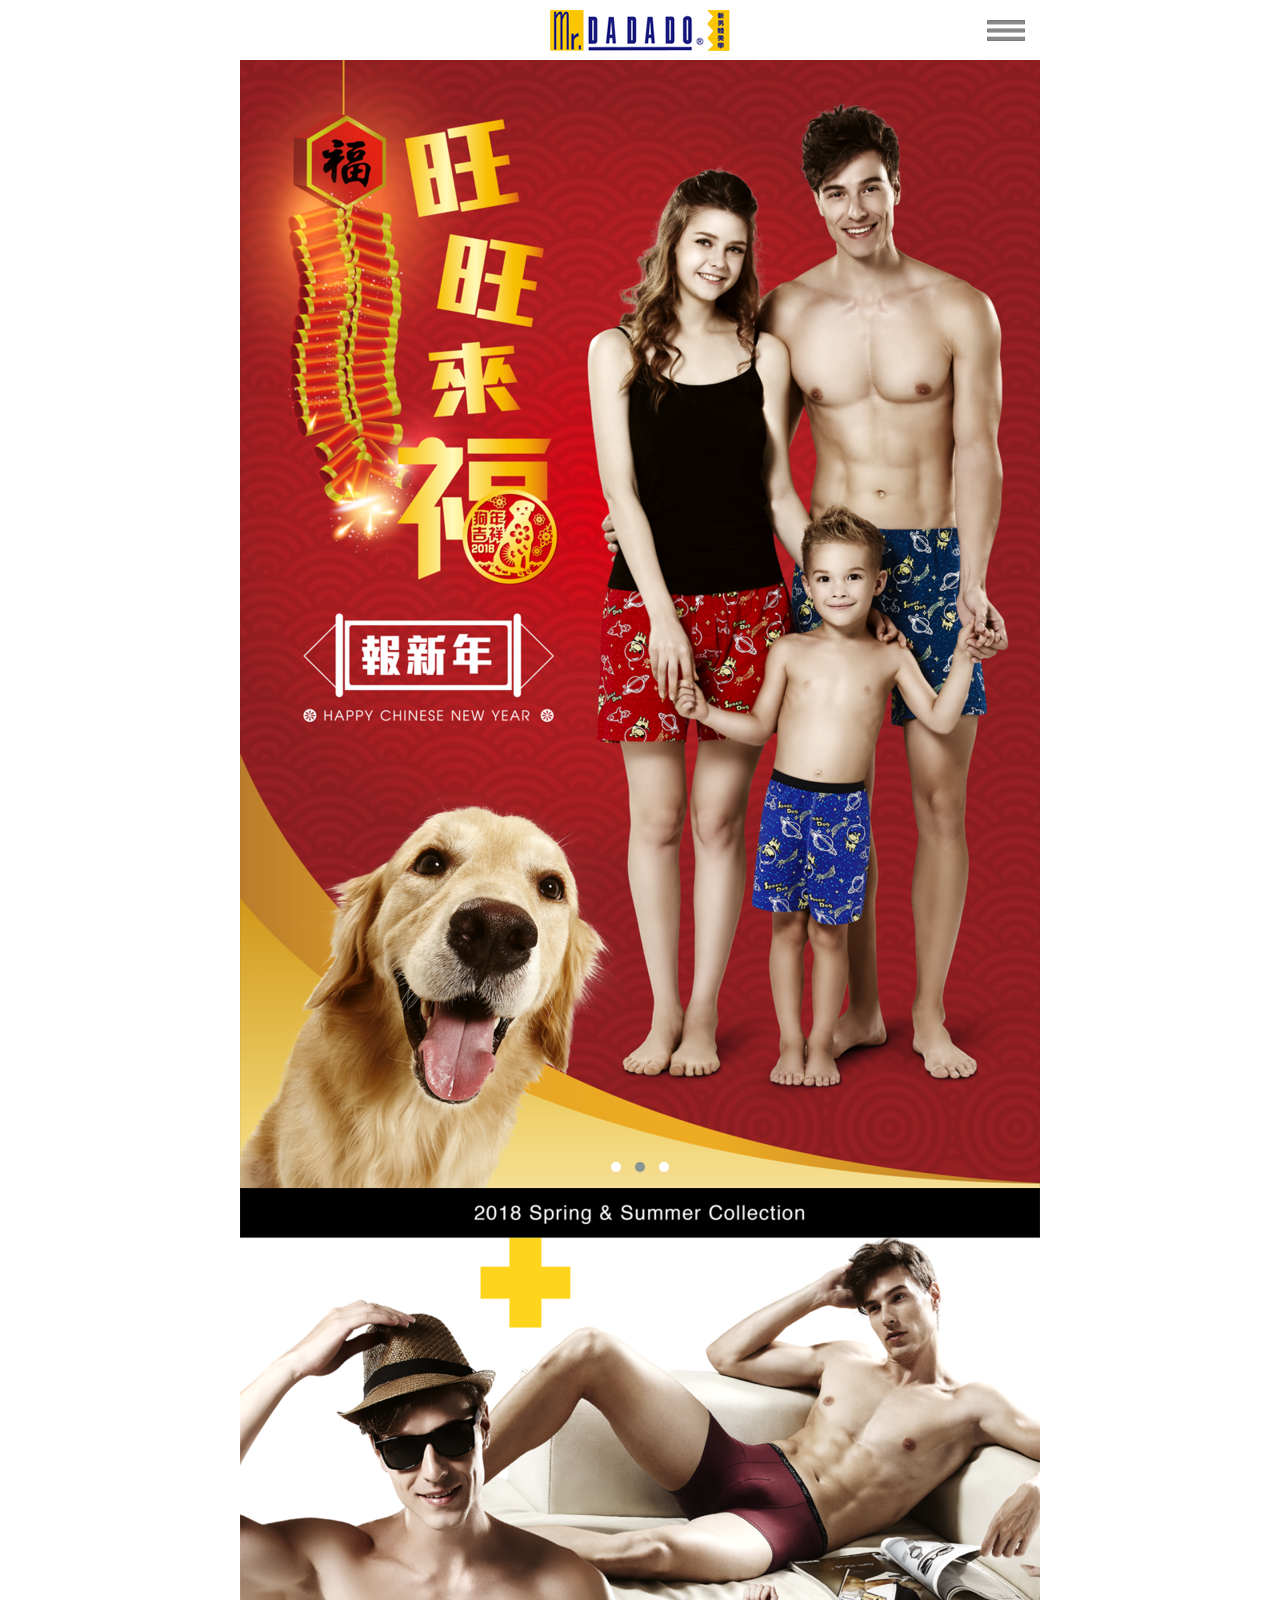
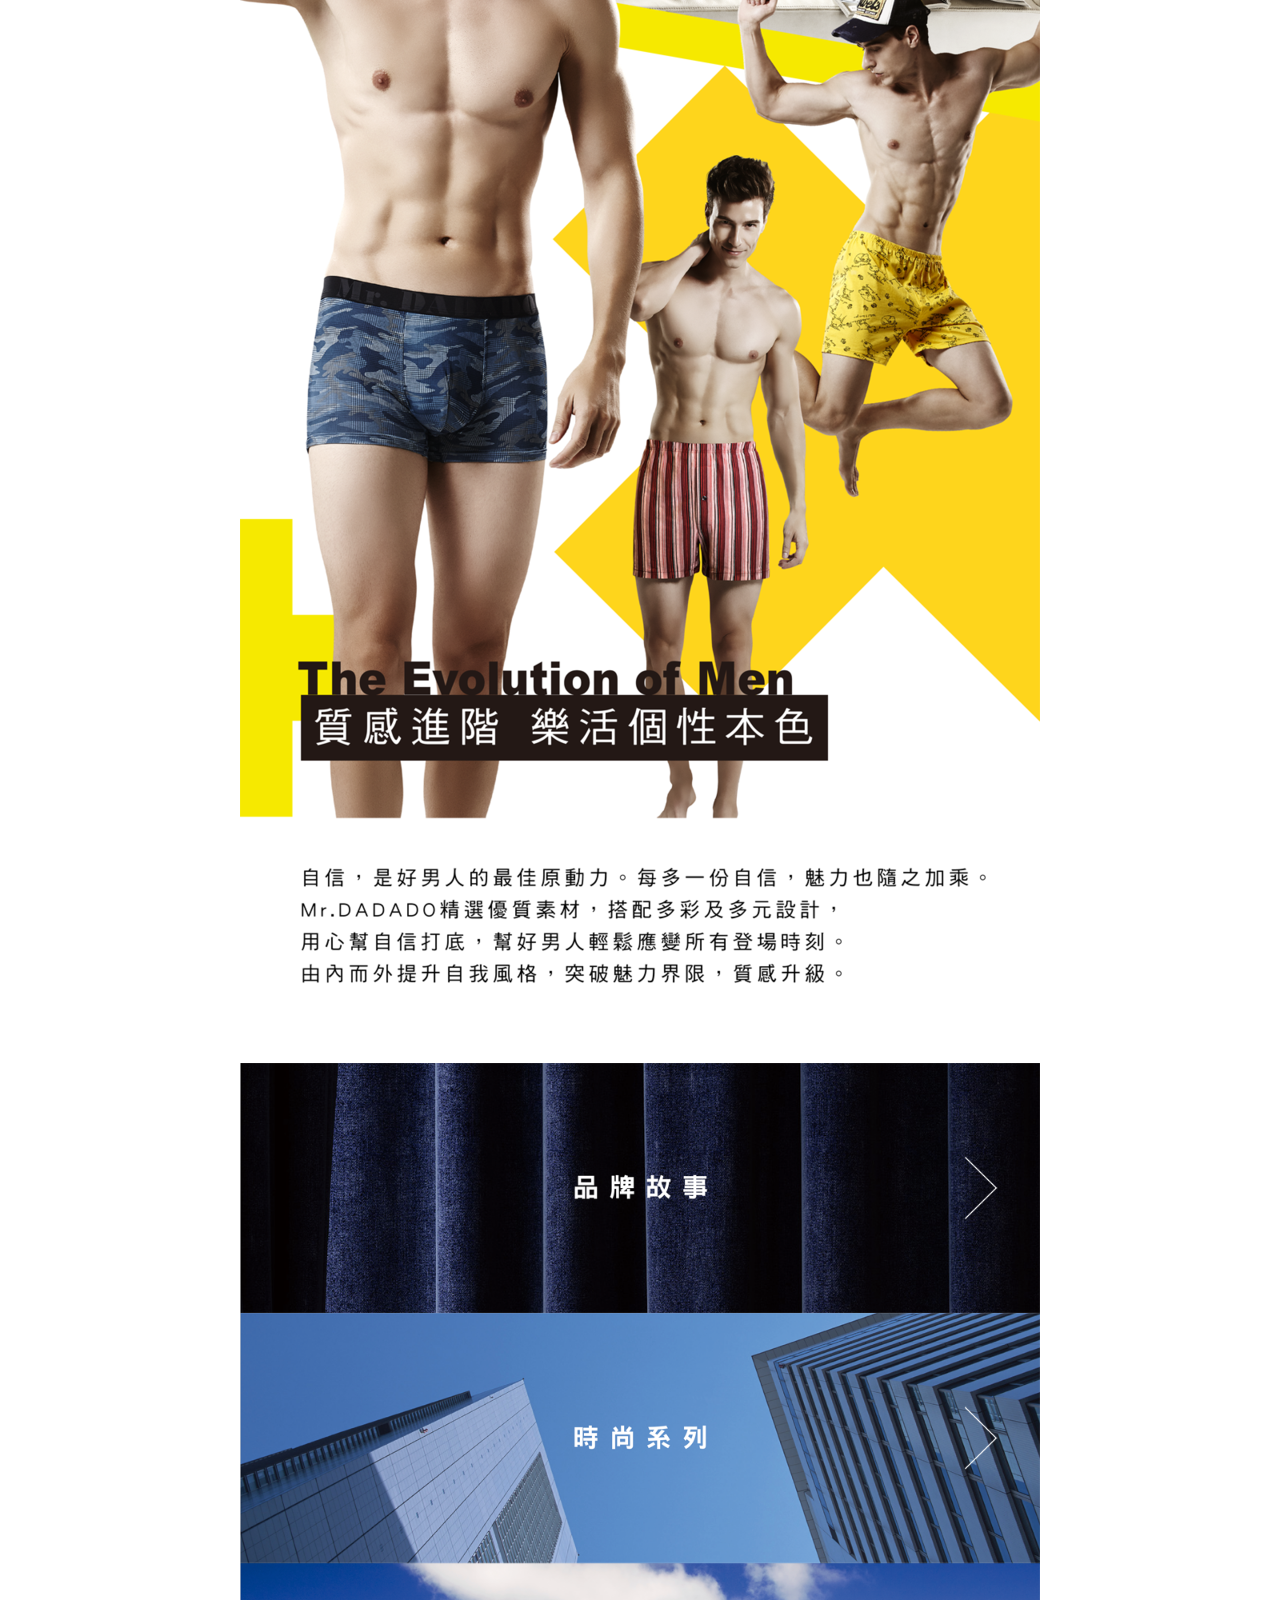
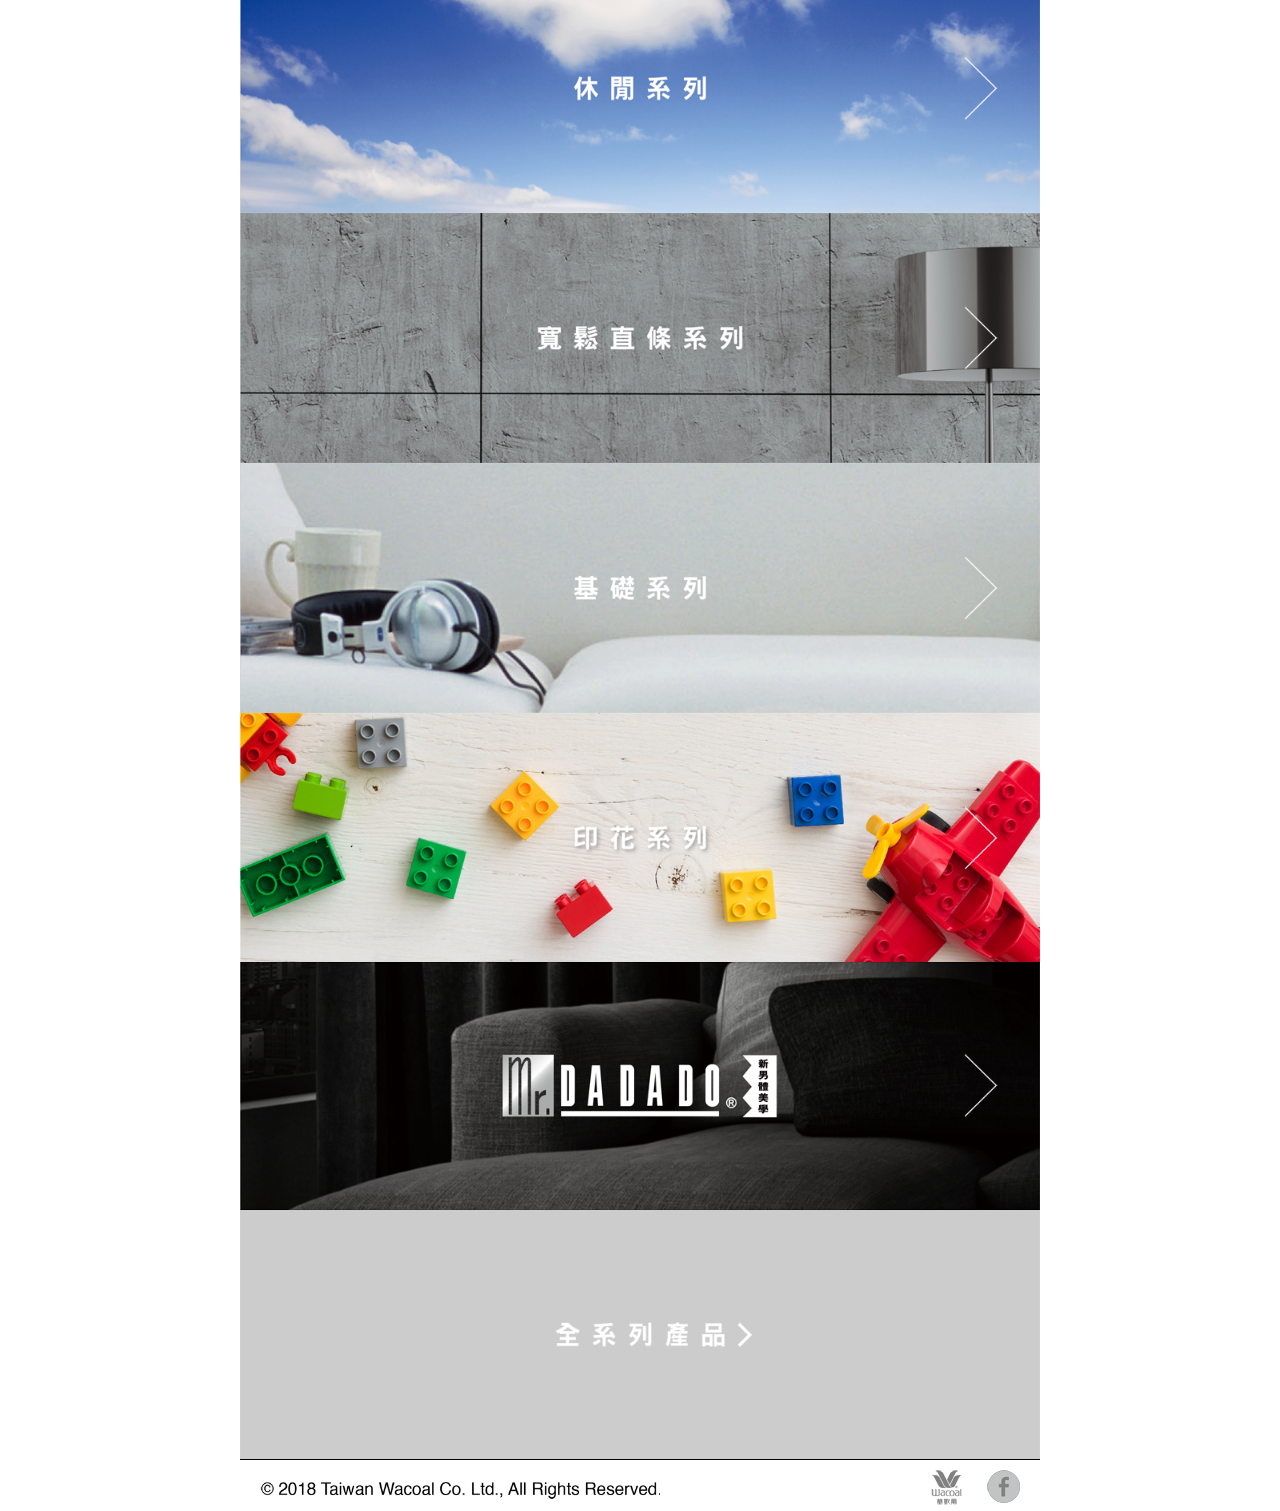
<file: dadado/index.html>
<!DOCTYPE html>
<!-- saved from url=(0051)http://demos.jquerymobile.com/1.4.5/panel-external/ -->
<html class="ui-mobile"><head><meta http-equiv="Content-Type" content="text/html; charset=UTF-8"><!--<base href="http://demos.jquerymobile.com/1.4.5/panel-external/">--><base href=".">
	
	<meta name="viewport" content="width=device-width, initial-scale=1">
	<title>華歌爾</title>
	<link rel="stylesheet" href="css/jquery.mobile-1.4.5.min.css">
	<link rel="stylesheet" href="css/jqm-demos.css">
	<script type="text/javascript" src="js/jquery.min.js"></script>
	<link rel="stylesheet" href="css/owl.carousel.css">
    <link rel="stylesheet" href="css/owl.theme.default.css">
	<script src="js/owl.carousel.js"></script>
	
	<script type="text/javascript" src="js/001.js"></script>
	<script>
	$(function(){
		$(window).load(function(){
			$(window).bind('scroll resize', function(){
				var $this = $(this);
				var $this_Top=$this.scrollTop();
				
				if($this_Top < 300){
					$('#goTop').addClass("hidden");
					}
				if($this_Top > 300){
					$('#goTop').removeClass("hidden");
							
				}
			}).scroll();
		});
	});
	</script>
</head>
<body class="ui-mobile-viewport ui-overlay-a" style="" id="ui-page-top">
	<div class="jqm-demos ui-page ui-page-theme-a ui-page-active" tabindex="0" style="">
		<div class="content05">
			<div class="menubar">
				<div class="logo"><a href="index.html"><img src="images/logo.png"/></a></div>
				<div id="menubtn"><div id="menuimg"></div></div>
				<div class="dropdown js" id="nav">
					<div class="dropdown01">
					  <div><a href="story.html"><img src="images/menu01.png"/></a></div>
					  <div><a href="p1.html"><img src="images/menu02.png"/></a></div>
					  <div><a href="p2.html"><img src="images/menu03.png"/></a></div>
					  <div><a href="p3.html"><img src="images/menu04.png"/></a></div>
					  <div><a href="p4.html"><img src="images/menu05.png"/></a></div>
					  <div><a href="p5.html"><img src="images/menu06.png"/></a></div>
					  <div class="underline2"><a href="p6.html"><img src="images/menu08.png"/></a></div>
					  <div><a href="p7.html"><img src="images/menu07.png"/></a></div>
					  <div class="dropdown02">
						<div class="menulogo2">
							<div class="menulogo2top"><a href="https://www.wacoal.com.tw/"><img src="images/menulogo2.png"/></a></div>
							<div><img src="images/menulogo2-1.png"/></div>
						</div>
						<div class="menulogo2">
							<div class="menulogo2top"><a href="https://www.facebook.com/wacoalfans/"><img src="images/menulogo3.png"/></a></div>
							<div><img src="images/menulogo3-1.png"/></div>
						</div>
						<div style="clear:both;"></div>
					  </div>
					</div>
				</div>
			</div>
			<div>
				<div class="content01">
					<section id="demos">
						<div class="row">
							<div class="large-12 columns">
								<div class="fadeOut owl-carousel owl-theme">
									<div class="item">
									  <div><img src="images/slider01.png"/></div>
									</div>
									<div class="item">
									  <div><img src="images/slider02.png"/></div>
									</div>
									<div class="item">
									  <div><img src="images/slider03.png"/></div>
									</div>
								</div>
							</div>
						</div>
					</section>
				<div class="content02">
					<img src="images/pic01.png"/>
				</div>
				<div class="content02">
					<a href="story.html"><img src="images/icon01.png"/></a>
				</div>
				<div class="content02">
					<a href="p1.html"><img src="images/icon02.png"/></a>
				</div>
				<div class="content02">
					<a href="p2.html"><img src="images/icon03.png"/></a>
				</div>
				<div class="content02">
					<a href="p3.html"><img src="images/icon04.png"/></a>
				</div>
				<div class="content02">
					<a href="p4.html"><img src="images/icon05.png"/></a>
				</div>
				<div class="content02">
					<a href="p5.html"><img src="images/icon06.png"/></a>
				</div>
				<div class="content02">
					<a href="p6.html"><img src="images/icon07.png"/></a>
				</div>
				<div class="content02">
					<a href="p7.html"><img src="images/icon08.png"/></a>
				</div>
			</div>
			<footer class="footer">
				<div class="footerleft"><img src="images/copyright.png"/></div><a href="https://www.facebook.com/wacoalfans/"><img src="images/footerfb.png"/></a><a href="https://www.wacoal.com.tw/"><img src="images/footerlogo.png"/></a>
			</footer>
		</div><!-- /page -->
	</div>
	<!-- rightpanel3  -->
	<link rel="stylesheet" href="css/animate.css">
    <script>
        jQuery(document).ready(function($) {
        $('.fadeOut').owlCarousel({
            items: 1,
            animateOut: 'fadeOut',
            loop: true,
            margin: 10,
			autoplay:true,
			autoplayTimeout:3000,
			autoplayHoverPause:true
        });
        $('.custom1').owlCarousel({
            animateOut: 'slideOutDown',
            animateIn: 'flipInX',
            items: 1,
            margin: 30,
            stagePadding: 30,
            smartSpeed: 450
        });
        });
		
		$("#menubtn").click(function(){
			$(this).toggleClass("active");
			$("#nav").toggle();
			
		}
		);
    </script>
	<div id="goTop" class="gototop"></div>
</body>
</html>
</file>
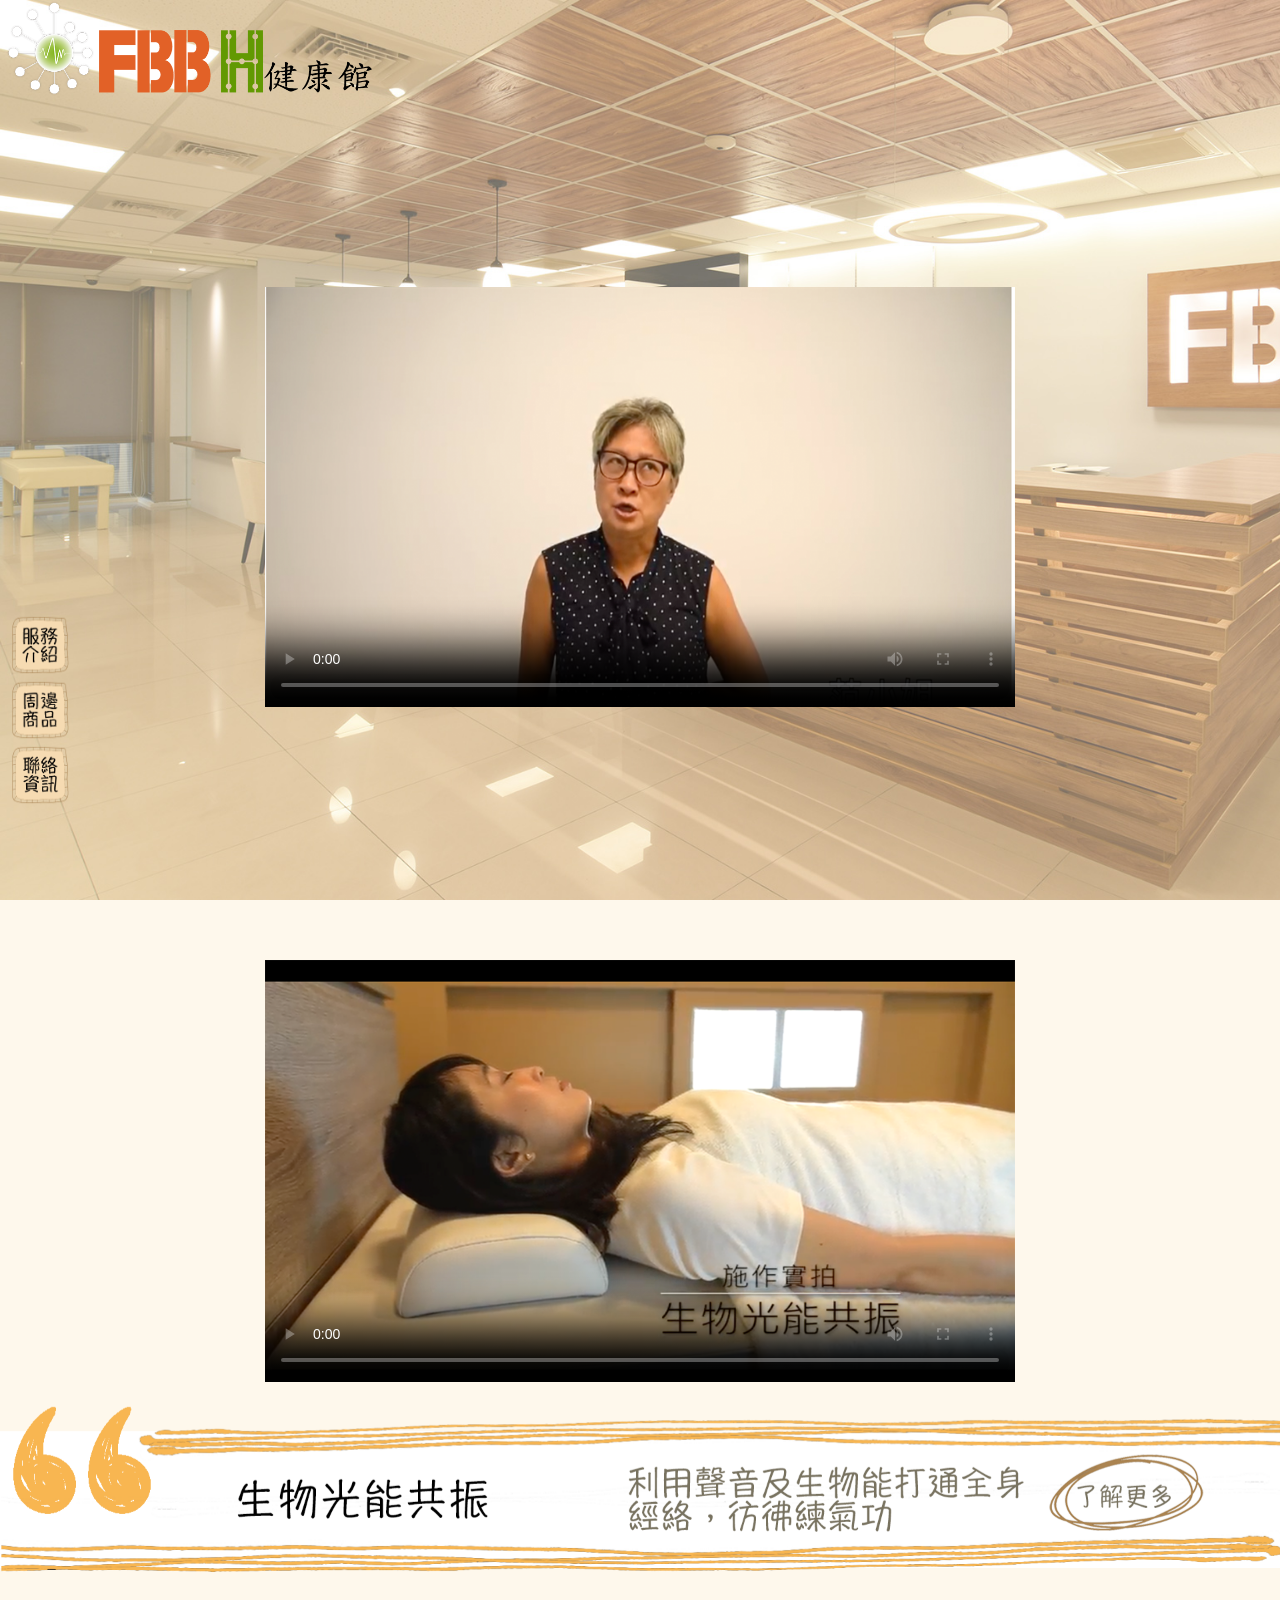
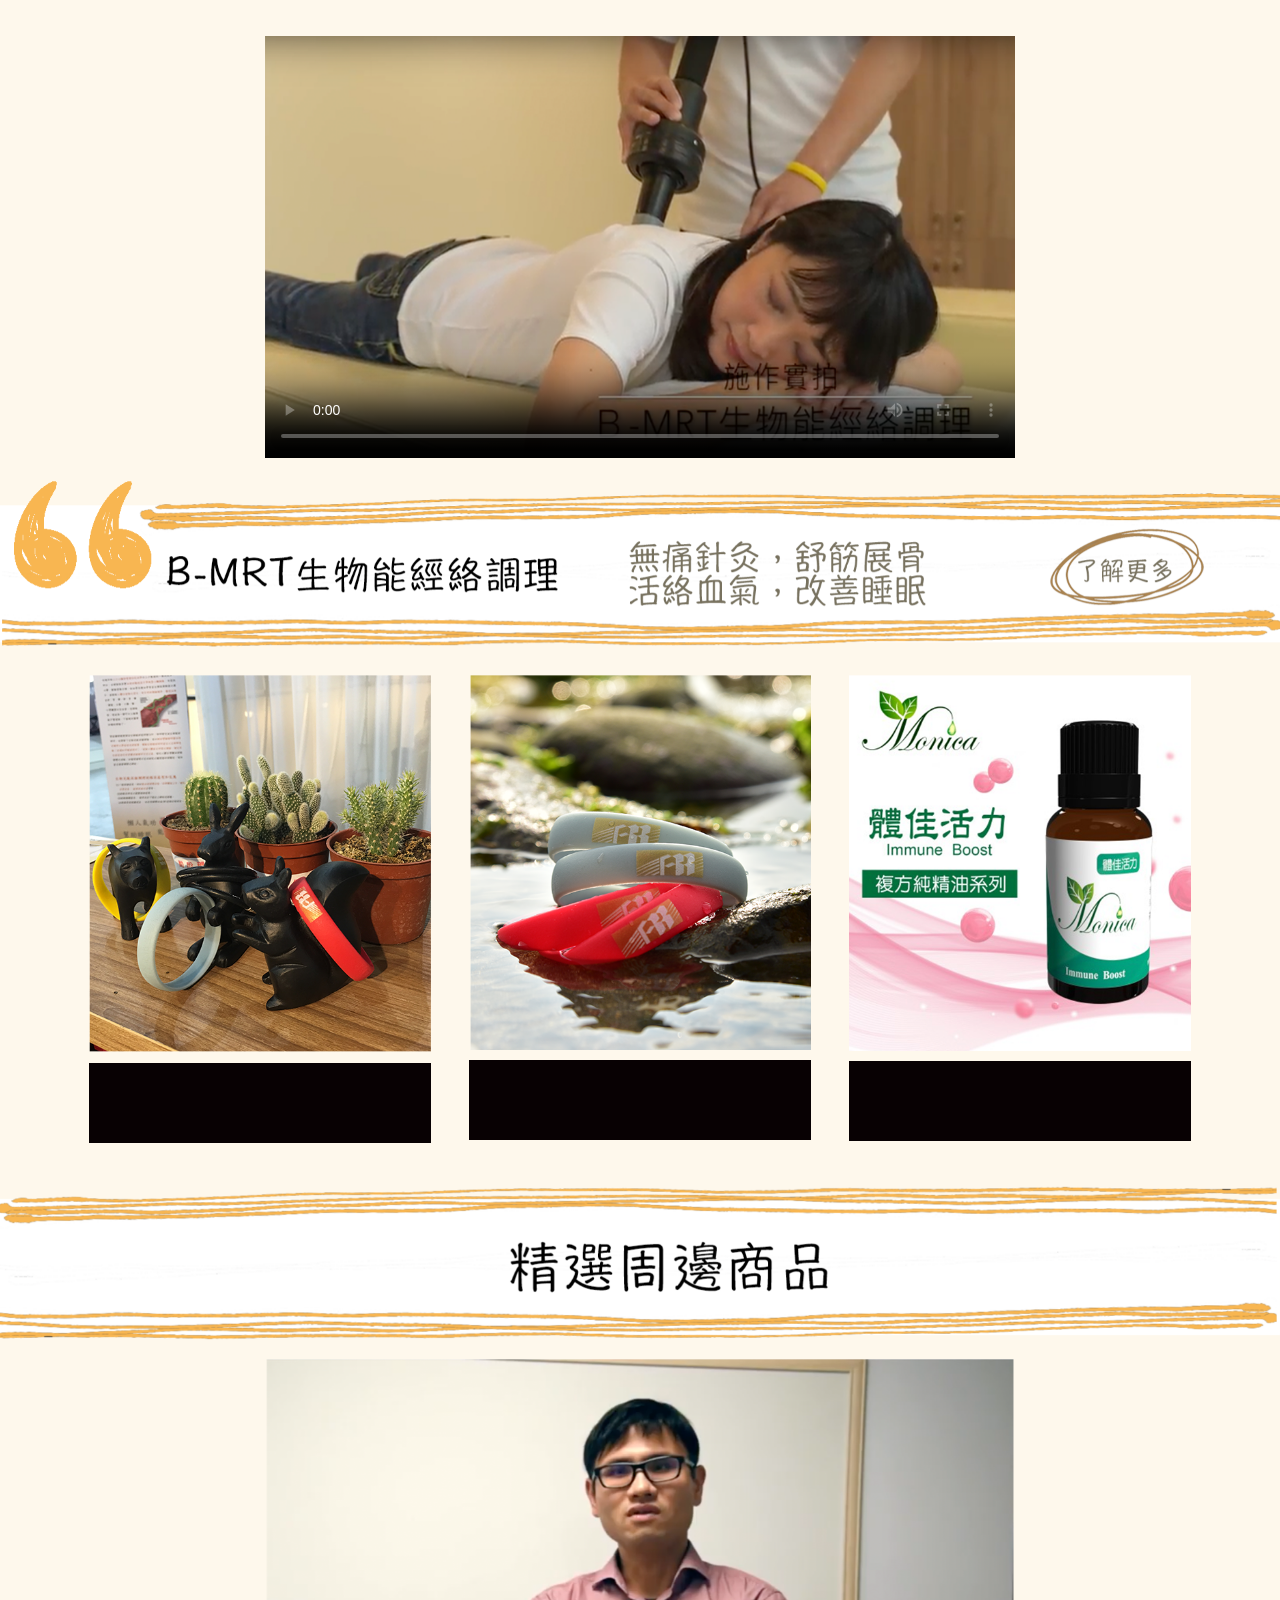
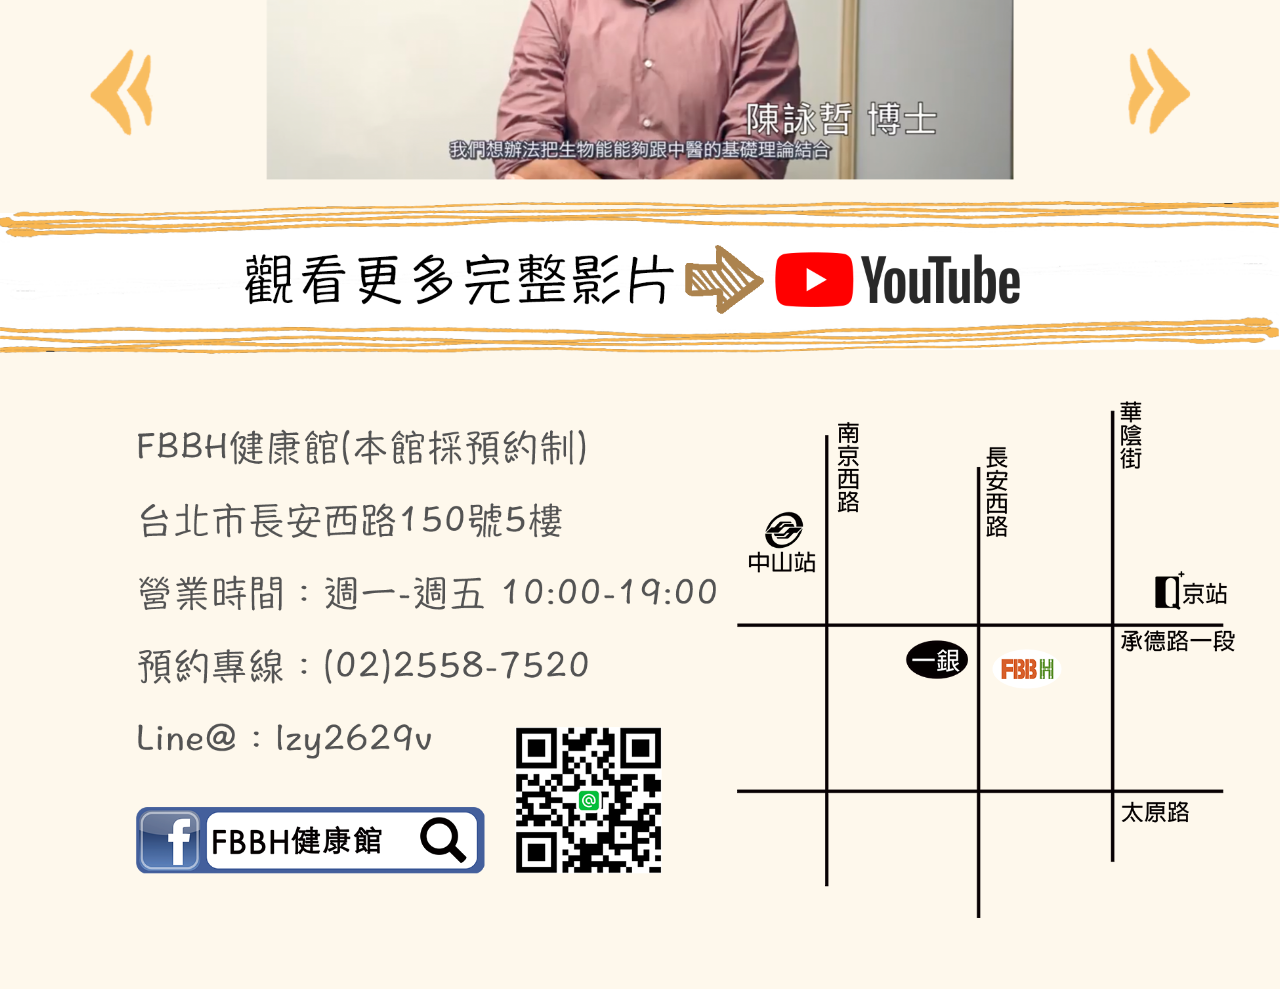
<file: FBBH/index.html>
<!DOCTYPE html>
<html lang="en">
<head>
<meta charset="utf-8">
<meta name="viewport" content="width=device-width, initial-scale=1">
<title>FBBH</title>
<meta name="renderer" content="webkit" />
<meta http-equiv="X-UA-Compatible" content="IE=edge,chrome=1" />

<!-- Bootstrap -->
<link rel="stylesheet" type="text/css"  href="css/bootstrap.css">


<link href="css/owl.theme.css" rel="stylesheet" media="screen">

<!-- Stylesheet
    ================================================== -->
<link rel="stylesheet" type="text/css"  href="css/style.css">
<link rel="stylesheet" type="text/css" href="css/animate.min.css">



<!-- HTML5 shim and Respond.js for IE8 support of HTML5 elements and media queries -->
<!-- WARNING: Respond.js doesn't work if you view the page via file:// -->
<!--[if lt IE 9]>
      <script src="https://oss.maxcdn.com/html5shiv/3.7.2/html5shiv.min.js"></script>
      <script src="https://oss.maxcdn.com/respond/1.4.2/respond.min.js"></script>
    <![endif]-->
</head>
<body id="page-top" data-spy="scroll" data-target=".navbar-fixed-top">

<div id="leftMenu">
    <a href="#about" class="page-scroll">
        <img src="img/homePic_3.png">
    </a>
    <a href="#team" class="page-scroll">
        <img src="img/homePic_06.png">
    </a>
    <a href="#contact" class="page-scroll">
        <img src="img/homePic_12.png">
    </a>
</div>

<!-- Header -->
    <header class="intro" id="introCol">
        <div class="intro-body">

            <img class="logo-col" src="img/logo.png" />

            <div class="container">

                <div class="row">
                    <div class="col-md-8 col-md-offset-2" style="margin-top:100px;">

                        <video class="video-col"  src="video/video.mp4" autoplay="autoplay"  loop="loop" controls poster="img/homePic_03.png"></video>

                    </div>
                </div>
            </div>
        </div>
    </header>


<div id="about">

        <div class="container" style="margin-top:10px;">

            <div class="row">
                <div class="col-md-8 col-md-offset-2" style="margin-top:50px;">

          <video class="video-col" src="video/video.mp4" loop="loop"  controls poster="img/pic_03.png"></video>

            </div>

        </div>

      </div>

      <div style="position: relative;" class="bottom-animate" data-animate="fadeInUp" data-duration="1.0s" data-delay="0.3s">
          <img style="width:100%;display: block;margin-top:20px;" src="img/homePic_15.png"/>

          <a href="###" style="position: absolute;width:20%;height:90%;top:0;right:3%;"></a>

      </div>


</div>


	<div id="achivements" class="section dark-bg">
			<div class="container" style="margin-top:10px;">

                <div class="row">
                    <div class="col-md-8 col-md-offset-2" style="margin-top:50px;">
                    <video class="video-col" src="video/video.mp4"  loop="loop" controls poster="img/pic_06.png"></video>
                    </div>
                </div>

			</div>

        <div style="position: relative;" class="bottom-animate" data-animate="fadeInUp" data-duration="1.0s" data-delay="0.3s">
            <img style="width:100%;display: block;margin-top:10px;" src="img/homePic_17.png"/>

            <a href="###" style="position: absolute;width:20%;height:90%;top:0;right:3%;"></a>

        </div>

    </div>
<!-- Team Section -->
<div id="team" class="text-center">
  <div class="container">

    <div id="row">


      <div class="col-md-4 col-sm-6">

        <div class="thumbnail"> <img src="img/homePic_20.png"  class="team-img">
          <div class="caption">

          </div>
        </div>

      </div>

        <div class="col-md-4 col-sm-6">

            <div class="thumbnail"> <img src="img/homePic_22.png"  class="team-img">
                <div class="caption">

                </div>
            </div>

        </div>

        <div class="col-md-4 col-sm-6">

            <div class="thumbnail"> <img src="img/homePic_24.png"  class="team-img">
                <div class="caption">

                </div>
            </div>

        </div>


    </div>
  </div>

    <div style="position: relative;" class="bottom-animate" data-animate="fadeInUp" data-duration="1.0s" data-delay="0.3s">
        <img style="width:100%;display: block;margin-top:20px;" src="img/homePic_29.png"/>

        <a href="###" style="position: absolute;width:30%;height:90%;top:0;right:15%;"></a>

    </div>

</div>
<!-- Testimonials Section -->
<div id="testimonials" class="text-center">

  <div class="container">

    <div class="row">
      <div class="col-md-8 col-md-offset-2" style="margin-top:20px;">


          <div id="myCarousel" class="carousel slide">

              <!-- 轮播（Carousel）项目 -->
              <div class="carousel-inner">
                  <div class="item active">
                      <img src="img/home_09.png"/>
                  </div>
                  <div class="item">
                      <img src="img/home_09.png"/>
                  </div>
                  <div class="item">
                      <img src="img/home_09.png"/>
                  </div>
              </div>
              <!-- 轮播（Carousel）导航 -->
              <a class="carousel-control left" href="#myCarousel"
                 data-slide="prev">
                    <img src="img/home_12.png"/>
                 </a>
              <a class="carousel-control right" href="#myCarousel"
                 data-slide="next">
                  <img src="img/home_14.png"/>
                 </a>
          </div>



      </div>
    </div>
  </div>

    <div style="position: relative;" class="bottom-animate" data-animate="fadeInUp" data-duration="1.0s" data-delay="0.3s">
    <img style="width:100%;display: block;margin-top:20px;" src="img/homePic_31.png"/>

        <a href="###" style="position: absolute;width:30%;height:90%;top:0;right:15%;"></a>

    </div>

</div>

<!-- Contact Section -->
<div id="contact" class="text-center">



      <img style="width:100%;display: block;" src="img/homeImg_06.png"/>





</div>


<!-- jQuery (necessary for Bootstrap's JavaScript plugins) --> 
<script type="text/javascript" src="js/jquery.1.11.1.js"></script> 
<!-- Include all compiled plugins (below), or include individual files as needed --> 
<script type="text/javascript" src="js/bootstrap.js"></script> 
<script type="text/javascript" src="js/SmoothScroll.js"></script>
<script type="text/javascript" src="js/scrolla.jquery.min.js"></script>


<!-- Javascripts
    ================================================== --> 
<script type="text/javascript" src="js/main.js"></script>

<script>


    $('.bottom-animate').scrolla({
        mobile: true,
        once: true
    });

 $(function()
 {
 
 $("#submitBtn").click(function()
 {
 
	//alert("提交成功");
 
 });
 
 var u = navigator.userAgent;
if (u.indexOf('Android') > -1 || u.indexOf('Linux') > -1||u.indexOf('iPhone') > -1||u.indexOf('Windows Phone') > -1||navigator.userAgent.indexOf("iPad")>-1) {
   $(".hover-bg .hover-text").css({'opacity':'1'});
   
   $(".hover-bg .hover-text>h4").css({'opacity':'1','-webkit-transform':'translateY(0)','transform':'translateY(0)'});
   
   $(".hover-bg .hover-text>i").css({'opacity':'1'});
} 
    
 });
  
</script>
</body>
</html>
</file>
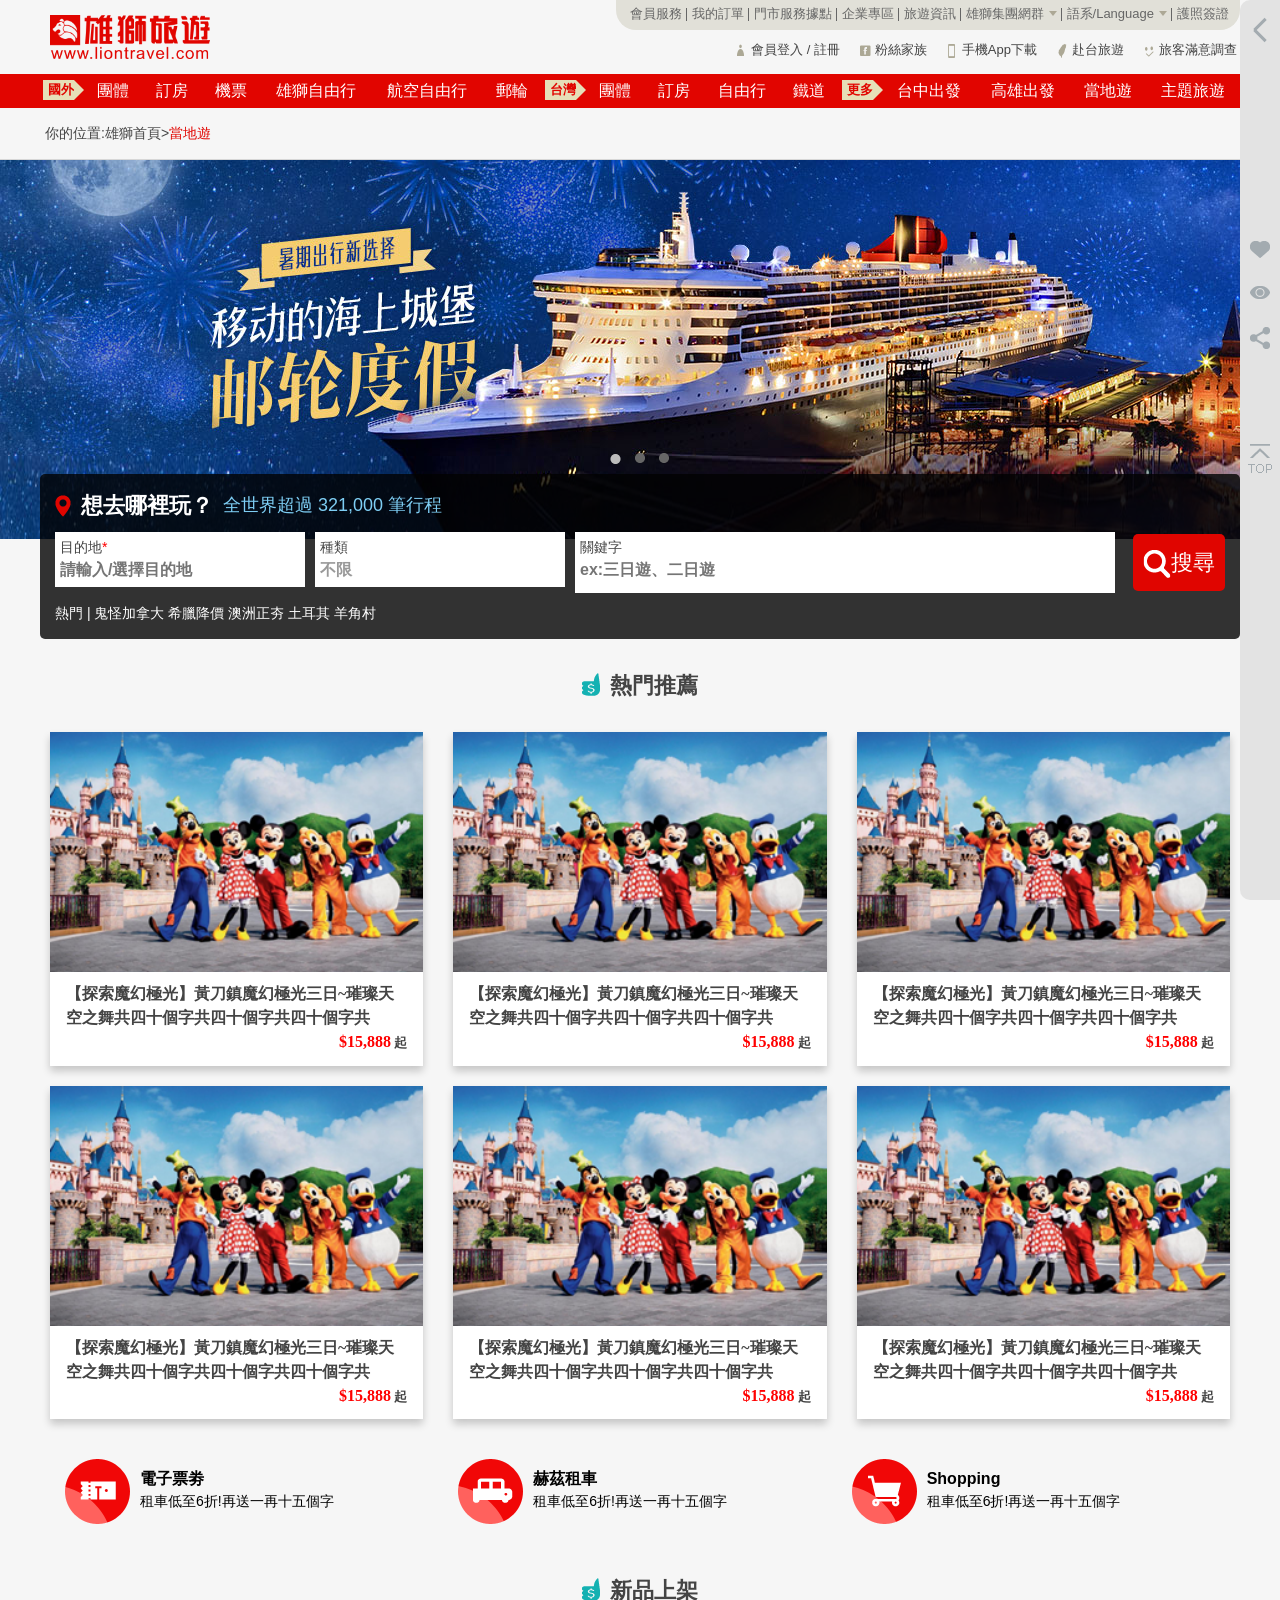
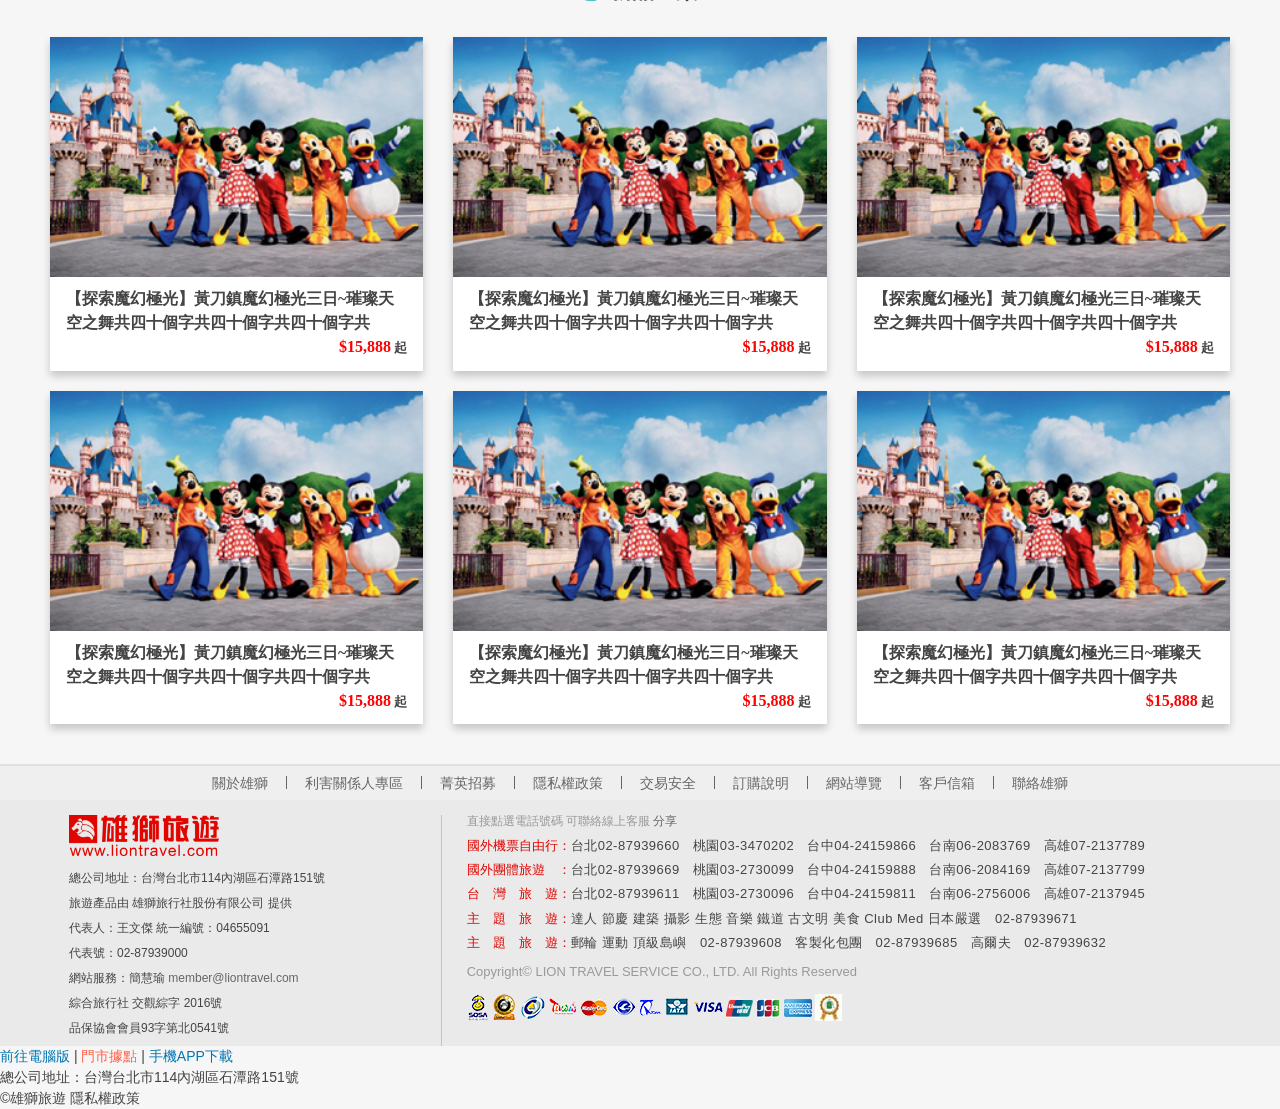
<file: xiongshi_前台/index.html>
<!DOCTYPE html>
<html>
<head>
<!--[if lte IE 9]>
<meta http-equiv="refresh" content="0;url=/info/lightspeedutility/upgrade_browser.html" />
<![endif]-->
<meta charset="utf-8">
<meta http-equiv="X-UA-Compatible" content="IE=edge">
<!--當用手機選擇看電腦版時請使用以下viewport-->
<meta name="viewport" content="width=device-width, initial-scale=1">
<title>雄獅旅遊網：規劃旅遊行程、機票、訂房、自由行的首選網站</title>
<meta name='description' content='雄獅旅遊網提供國外團體旅遊、台灣團體旅遊、機票、訂房、自由行、航空假期、票券、高鐵及主題旅遊等全方位服務，提供最完善的旅遊資訊，致力成為全球旅人最愛的旅遊網站' />
<link href="images/favicon.ico" rel="shortcut icon">
<link href="css/localtour.css" rel="stylesheet">
<link rel="stylesheet" type="text/css" href="css/jquery.fancybox.css">
<link rel="stylesheet" href="css/product.css" />
<link rel="stylesheet" href="css/ion.calendar.css">

<!-- js -->
<script src="js/jquery.min.js"></script>
<!-- //js -->
<link type="text/css" href="css/slider.css" rel="stylesheet">
<script type="text/javascript" src="js/jquery.event.drag-1.5.min.js"></script>
<script type="text/javascript" src="js/jquery.touchSlider.js"></script>
<script type="text/javascript" src="js/001.js"></script>

<link type="text/css" rel="stylesheet" href="css/hscheckdata.css">
<link type="text/css" rel="stylesheet" href="css/home.css">
<script src="js/bundles.js"></script>

</head>
<body class="bg-lter">
<header>
	<!--PC版 header-->
	<div class="hd-ln fix-to-md hidden">
		<h1 class="site-name d-no">雄獅旅遊 LionTravel</h1>
		<a href="index.html">
			<img class="logo" src="images/49d7c8edb044a517f45c95589c969797.png" alt="雄獅旅遊 LionTravel">
		</a>
		<ul class="tp">
			<li><a href="#">會員服務</a></li>
			<li><a href="order.html">我的訂單</a></li>
			<li><a href="#">門市服務據點</a></li>
			<li><a href="#">企業專區</a></li>
			<li><a href="#">旅遊資訊</a></li>
			<li>
				<a class="dp">雄獅集團網群</a>
				<ul class="sm">
					<li><a href="#" title="中國雄獅網" target="_blank"><span>中國雄獅網</span></a>
					</li>
					<li><a href="#" title="香港雄獅網" target="_blank"><span>香港雄獅網</span></a></li>
					<li><a href="#" title="美國雄獅網" target="_blank"><span>美國雄獅網</span></a></li>
				</ul>
			</li>
			<li>
				<a class="dp">語系/Language</a>
				<ul class="sm">
					<li><a id="englishLightbox" href="#" title="ENGLISH"><span>ENGLISH</span></a></li>
					<li><a href="#" title="正體中文"><span>正體中文</span></a></li>
				</ul>
			</li>
			<li><a href="#">護照簽證</a></li>
		</ul>
		<ul class="bt">
			<li><i class="ic-ln toolmemberf"></i><a href="#" target="_blank">會員登入 / 註冊</a></li>
			<li><i class="ic-ln toolfbf"></i><a href="#" target="_blank">粉絲家族</a></li>
			<li><i class="ic-ln toolcellf"></i><a href="#">手機App下載</a></li>
			<li><i class="ic-ln tooltaiwanf"></i><a href="#">赴台旅遊</a></li>
			<li><i class="ic-ln toolsurveyf"></i><a href="#">旅客滿意調查</a></li>
		</ul>
	</div>
	<nav class="nvm-lnmg fix-to-md hidden">
		<div class="wrap">
		<h3 class="lb"><span>國外</span></h3>
		<ul class="menu">
			<li id="aboardGroupMenu" class="w-f"><a href="#" title="國外團體旅遊">團體</a></li>
			<li id="abroadHotelMenu"><a href="#" title="國外訂房">訂房</a></li>
			<li class="link"><a href="#" title="機票">機票</a></li>
			<li id="freeLionMenu"><a href="#" title="國外雄獅自由行">雄獅自由行</a></li>
			<li id="freeAirMenu"><a href="#" title="航空自由行">航空自由行</a></li>
			<li class="link"><a href="#" title="郵輪">郵輪</a></li>
		</ul>
		<h3 class="lb"><span>台灣</span></h3>
		<ul class="menu">
			<li id="domesticGroupMenu" class="pos-stc"><a href="#" title="台灣團體旅遊">團體</a></li>
			<li id="domesticHotelMenu"><a href="#" title="台灣訂房">訂房</a></li>
			<li id="freeTaiwanMenu"><a href="#" title="台灣自由行">自由行</a></li>
			<li id="thsrcTaiwanMenu" class="m-r-xxs"><a href="#" title="高鐵/台鐵旅行">鐵道</a></li>
		</ul>
		<h3 class="lb"><span>更多</span></h3>
		<ul class="menu">
			<li id="taichungMenu"><a href="#" title="台中出發">台中出發</a></li>
			<li id="kaohsiungMenu"><a href="#" title="高雄出發">高雄出發</a></li>
			<li id="ticketMenu" class="link"><a href="#" title="當地遊">當地遊</a></li>
			<li id="themeTripMenu"><a href="#" title="主題旅遊">主題旅遊</a></li>
		</ul>
		</div>
	</nav>
	<!--PC版 header-->
	<!--mobile版 header-->
	<div class="display titlebar">
		<div class="pl"  style="position:absolute;top:-2px;left:10px;">
			<img id="menuCol" class="home-menu" src="images/add/homeMenuIcon.png"/>
			<img class="back-col" src="images/icon27.png" />

		</div>
		<div class="middle-col"><img class="logo" src="images/49d7c8edb044a517f45c95589c969797.png" />

			<span>當地遊</span>
		</div>
		<div class="pr padder-sm" style="position:absolute;top:-2px;right:0;" id="rightMenuCol"><img src="images/member.png"/>


		</div>
		<div class="pr padder-sm" style="position:absolute;top:-2px;right:40px;"><img id="shareCol" src="images/share.png"/>

			<div class="find-div-body" style="display: none;">

					<a href="###"><img src="images/add/shareIcon_10.png" /></a>
					<a href="###"><img src="images/add/shareIcon_11.png" /></a>
					<a href="###"><img src="images/add/shareIcon_12.png" /></a>
					<a href="###"><img src="images/add/shareIcon_13.png" /></a>
					<a href="###"><img src="images/add/shareIcon_14.png" /></a>

			</div>


		</div>


		<div class="right-menu-col"  style="display: none;">


			<div style="text-align: center;"><img src="images/add/rightLogo.png" /></div>

			<a href="###"><img src="images/add/menuHomeIcon.png"/>首頁</a>
			<a href="###">雄好玩,您好    登出</a>
			<a href="###">會員服務</a>
			<a href="###">我的訂單</a>
			<a href="###">企業專區</a>
			<a href="###">ENGLISH</a>
			<a href="###">我的收藏</a>
			<a href="###">查看比較</a>
			<a href="###" class="active">瀏覽紀錄<span class="yuan"></span></a>


		</div>



		<div class="left-menu-col"  style="display: none;">



			<ul class="list-col clearfix">
				<li>
					<div>
						<img src="images/add/homeMenuIcon_06.png">
					</div>
					<p>國外團體</p>
				</li>
				<li>
					<div>
						<img src="images/add/homeMenuIcon_07.png">
					</div>
					<p>國外訂房</p>
				</li>
				<li>
					<div>
						<img src="images/add/homeMenuIcon_08.png">
					</div>
					<p>國外機票</p>
				</li>


				<li>
					<div>
						<img src="images/add/homeMenuIcon_16.png">
					</div>
					<p>雄獅自由行</p>
				</li>
				<li>
					<div>
						<img src="images/add/homeMenuIcon_17.png">
					</div>
					<p>航空自由行</p>
				</li>
				<li>
					<div>
						<img src="images/add/homeMenuIcon_18.png">
					</div>
					<p>郵輪</p>
				</li>


				<li>
					<div>
						<img src="images/add/homeMenuIcon_26.png">
					</div>
					<p>台灣團體</p>
				</li>
				<li>
					<div>
						<img src="images/add/homeMenuIcon_27.png">
					</div>
					<p>台灣訂房</p>
				</li>
				<li>
					<div>
						<img src="images/add/homeMenuIcon_28.png">
					</div>
					<p>台灣自由行</p>
				</li>


				<li>
					<div>
						<img src="images/add/homeMenuIcon_36.png">
					</div>
					<p>台中出發</p>
				</li>
				<li>
					<div>
						<img style="margin-left:-12px;" src="images/add/homeMenuIcon_37.png">
					</div>
					<p>高雄出發</p>
				</li>
				<li>
					<div>
						<img src="images/add/homeMenuIcon_38.png">
					</div>
					<p>票券</p>
				</li>

				<li>
					<div>
						<img src="images/add/homeMenuIcon_46.png">
					</div>
					<p>主題旅遊</p>
				</li>
				<li>
					<div>
						<img src="images/add/homeMenuIcon_47.png">
					</div>
					<p>護照簽證</p>
				</li>


			</ul>
			</div>



		<div class="search-col" >
			<div class="search-row">
				<div>目的地<em class="red-text">*</em></div>
				<input type="text" placeholder="請輸入和選擇目的地" />
			</div>


			<div class="search-row second-row">
				<div>種類<em class="red-text">*</em></div>
				<input type="text" placeholder="遊程、租車/包車、交通票卡...." />
			</div>

			<div class="search-row last-row">
				<span>關鍵字<em class="red-text">*</em></span>
				<input type="text" placeholder="ex:三日遊、二日遊">
				<img class="close-icon" src="images/add/homeIcon_03.jpg">

			</div>


			<div class="bottom-col" id="bottomSearchBtn">

				<span class="btn-col">變更搜索</span>

			</div>


		</div>




	</div>
	<!--mobile版 header-->
</header>
<input type="checkbox" id="sildermenu" />
<nav class="sildernav hidden">
	<div style="width:40px;float:left;height:100vh;">
		<label for="sildermenu" class="sildermenu">
			<span></span>
			<span></span>
		</label>
		<div class="silderlist">
			<div class="silderlistbtn"><span>收藏</span><i class="listicon01"></i></div>
			<div class="silderlistbtn"><span>看過</span><i class="listicon05"></i></div>
			<div class="silderlistbtn"><span>分享</span><i class="listicon06"></i></div>
			<div style="text-align:center;margin-top:80px;cursor:pointer;" id="goTop2"><i class="listicon07"></i></div>
		</div>
	</div>
	<div style="float:left;width:calc(100% - 40px);background:#f1f1f1;height:100vh;overflow-y:auto">
		<div style="padding:15px;width:100%;">
			<div style="min-height:600px;" id="silderitemList">
				<div class="silderitem">
					<div class="menu2" id="thisNode">
						<span></span>
						<span></span>
					</div>
					<div class="sildertitle">當地遊</div>
					<div style="min-height:70px;border-bottom:1px solid #f1f1f1;">
						Love秋冬．東京+橫濱 3~14天<br>
						適用期間：2016/07/01~2016/09/30
					</div>
					<div style="line-height:40px;text-align:right;">每人 <span style="color:#e10500;font-size:20px;vertical-align:baseline;">$35,568</span> 起</div>
				</div>
				<div class="silderitem">
					<div class="menu2" id="thisNode">
						<span></span>
						<span></span>
					</div>
					<div class="sildertitle">當地遊</div>
					<div style="min-height:70px;border-bottom:1px solid #f1f1f1;">
						華航~『慕夏』促銷專案 上海 (松山-虹橋) 2天1夜2天1夜2天1夜<br>
						適用期間：2016/07/01~2016/09/3
					</div>
					<div style="line-height:40px;text-align:right;">每人 <span style="color:#e10500;font-size:20px;vertical-align:baseline;">$35,568</span> 起</div>
				</div>
				<div class="silderitem">
					<div class="menu2" id="thisNode">
						<span></span>
						<span></span>
					</div>
					<div class="sildertitle">當地遊</div>
					<div style="min-height:70px;border-bottom:1px solid #f1f1f1;">
						【精省高鐵】台中成旅晶贊飯店 2 天 1 夜<br>
						適用期間：2016/07/01~2016/09/30
					</div>
					<div style="text-align:right;">成人 <span style="color:#e10500;vertical-align:baseline;">$35,568</span> 起</div>
					<div style="text-align:right;">孩童 <span style="color:#e10500;vertical-align:baseline;">$1,500</span> 起</div>
				</div>
			</div>
			<div style="padding:10px 20px;">
				<span>團體(333)</span><span>自由行(112)</span><span>訂房(111)</span><span>票券(110)</span><span>機票(228)</span><span>護照(115)</span>
			</div>
			<div class="silderbtn">查看所有收藏(999)</div>
			<div><img style="width:100%" src="images/pic7.png"/></div>
		</div>
	</div>
</nav>
<div class="container-md hidden">
	<div style="margin:15px 0;font-size:14px;">你的位置:雄獅首頁><span style="color:#e10500;">當地遊</span></div>
</div>
<div class="contain01">
	<!-- banner -->
	<div class="main_visual">
		<div class="flicking_con">
			<a href="#" class="on"></a>
			<a href="#"></a>
			<a href="#"></a>
		</div>
		<div class="main_image">
			<ul>
				<li style="background-image:url(images/banner01.png);"></li>
				<li style="background-image:url(images/banner02.png);"></li>
				<li style="background-image:url(images/banner03.png);"></li>
			</ul>
		</div>
		<a style="display:none;" href="javascript:;" id="btn_prev"></a>
		<a style="display:none;" href="javascript:;" id="btn_next"></a>
	</div>
	<!-- //banner -->
	<!--PC版 搜尋Bar-->
	<div class="hidden" style="width:100%;position:absolute;bottom:-100px;">
		<div style="background:rgba(2, 2, 2, 0.8);max-width:1200px;margin-left:auto;margin-right:auto;border-radius:5px;padding:15px;">
			<div>
				<div style="padding-bottom:10px;"><img src="images/icon.png"/><font style="color:#fff;font-size:22px;vertical-align:middle;margin-left:10px;font-weight:bold;">想去哪裡玩？</font><font style="color:#7ecef4;font-size:18px;vertical-align:middle;margin-left:10px;">全世界超過 321,000 筆行程</font></div>
				<div class="in-search">
					<div>目的地<font style="color:red;">*</font></div>
					<div class="select-list" >
						<div id="selectListCol"  style="color:#999999;font-size:16px;font-weight:bold;width:235px;text-overflow:ellipsis;overflow:hidden;">
							<input type="text" placeholder="請輸入/選擇目的地" />
						</div>
						<div class="select-list-col" style="display: none;">

							<i class="select-list-close">×</i>
<!--
							<div class="top-text green-text">最多可选择三个目的地</div>-->

							<div class="select-list-tab">

							</div>

							<div class="title-col"><img src="images/add/homeIcon_07.jpg" /><span></span></div>


							<ul class="city-list" id="cityList">

							</ul>



						</div>


						<div class="select-list-col2" style="display: none;">
						<i class="select-list-close2">×</i>
						<ul id="selectCityList">
						</ul>
						</div>
					</div>

				</div>
				<div class="in-search-special">
					<div>種類</div>
					<div class="mainselectCity" style="color:#999999;font-size:16px;font-weight:bold;position: relative;">
						<div id="mainselectCity">
							不限
						</div>
						<div class="xiala-list" style="display: none;">

							<i class="select-list-close3">×</i>

							<div>
								<span class="main-content-input double" style="display: none; background: rgb(255, 255, 255); color: rgb(153, 153, 153);" arrm="">
									<input class="allInput" value="" type="checkbox">全部</span>
								<span class="normal all-normal">
									<input type="checkbox" style="width:15px;height:15px;" value="0">遊程</span>
								<span class="normal all-normal">
									<input type="checkbox" style="width:15px;height:15px;" value="1">租車/包車</span>
								<span class="normal all-normal"><input type="checkbox" style="width:15px;height:15px;" value="2">交通票卡</span>
								<span class="normal all-normal"><input type="checkbox" style="width:15px;height:15px;" value="3">體驗活動</span>
								<span class="normal all-normal"><input type="checkbox" style="width:15px;height:15px;" value="4">美食餐廳</span>
								<span class="normal all-normal"><input type="checkbox" style="width:15px;height:15px;" value="5">電影/文化展演</span>
								<span class="normal all-normal"><input type="checkbox" style="width:15px;height:15px;" value="6">接送服務</span>
								<span class="normal all-normal"><input type="checkbox" style="width:15px;height:15px;" value="7">SPA&amp;溫泉</span>
								<span class="normal all-normal"><input type="checkbox" style="width:15px;height:15px;" value="8">景區/樂園</span>
								<span class="normal all-normal"><input type="checkbox" style="width:15px;height:15px;" value="9">網路活動</span>
								<span class="normal all-normal"><input type="checkbox" style="width:15px;height:15px;" value="10">戶外活動</span>
								<span class="normal all-normal"><input type="checkbox" style="width:15px;height:15px;" value="11">水上活動</span>
								<span class="normal all-normal"><input type="checkbox" style="width:15px;height:15px;" value="12">空中活動</span>
								<span class="normal all-normal"><input type="checkbox" style="width:15px;height:15px;" value="13">住宿/休憩卷</span>
							</div>

						</div>

					</div>
				</div>
				<div class="in-search-keyword">
					<div>關鍵字</div>
					<div style="height:30px;position: relative;" class="search-keyword-col">

						<input type="text" style="width:520px;" placeholder="ex:三日遊、二日遊" />

						<div class="select-list-col4" style="display: none;">
							<i class="select-list-close4">×</i>


							<div class="content">
							<div class="title-col"><img src="images/add/homeIconSelect_07.jpg">关键字</div>
							<ul id="keywordCol">
								<!--<li><span class="red-text">上海</span>上海上海上海上海上海上海上海上海上海上海上海上海上海上海</li>-->

							</ul>
							</div>

							<div class="bottom">
								<a href="###">搜索更多的日本商品
								<img src="images/add/homeIconSelect_12.jpg" />
								</a>
							</div>

						</div>

					</div>
				</div>
				<div class="in-search-bt">
					<div><img src="images/icon00.png"/>搜尋</div>
				</div>
				<div class="clearboth"></div>
				<div style="color:#fff;margin-top:10px;">熱門 | <a style="color:#fff;text-decoration:none;" href="#">鬼怪加拿大</a> <a style="color:#fff;text-decoration:none;" href="#">希臘降價</a> <a style="color:#fff;" href="#">澳洲正夯</a> <a style="color:#fff;text-decoration:none;" href="#">土耳其</a> <a style="color:#fff;text-decoration:none;" href="#">羊角村</a></div>
			</div>
		</div>
	</div>
	<!--PC版 搜尋Bar-->
	<!--mobile版 搜尋Bar-->
	<div class="display" style="padding:10px 30px;background:#fff;" id="mobileSearch">
		<img src="images/search02.png"/><span style="font-size:16px;vertical-align:middle;margin-left:10px;">搜尋</span><span style="font-size:16px;vertical-align:middle;margin-left:20px;color:#0077b3;font-weight:bold;">新加坡，遊程、租車/包車...</span>
	</div>
	<!--mobile版 搜尋Bar-->
</div>
<div class="matop" id="mainList" style="width:100%;max-width:1200px;margin-left:auto;margin-right:auto;">
	<div class="title01"><img style="margin-bottom:3px;" src="images/icon01.png"/><font style="font-size:22px;vertical-align:middle;margin-left:10px;font-weight:bold;">熱門推薦</font></div>
	<div class="row">
		<div class="col-xs-24 col-sm-24 col-md-8 boxlist" style="padding:10px 15px;">
			<a style="text-decoration:none;" href="product.html">
				<div class="view view-first" style="box-shadow:0px 5px 8px rgba(0,0,0,0.2);">
					<img style="width:100%;" src="images/pic01.png"/>
					<div class="itext">
						<div class="ititle display" style="background:#fff;padding:10px 10px 0 10px;">
							<div class="pl"><img src="images/icon28.png"><span style="vertical-align:middle;color:#666666;margin-left:5px;">加拿大-多倫多 , 京士頓 , 渥太華...</span>
							</div>
							<div class="pr display">
								<div class="collection">
									<input id="option01" type="checkbox" name="field" value="option">
									<label for="option01"></label>
								</div>
							</div>
							<div class="clearboth"></div>
						</div>
						<div class="ibox2">
							<div class="iboxtitle">
							【探索魔幻極光】黃刀鎮魔幻極光三日~璀璨天空之舞共四十個字共四十個字共四十個字共
							</div>
							<div style="float:right;"><span style="color:red;font-weight:bold;">$15,888</span><span style="font-size:13px;"> 起</span></div>
							<div style="clear:both;"></div>
						</div>
					</div>
					<div class="mask hidden">
						<div style="padding:10% 20px;">
							<div style="text-align:center;color:#000;">
								<div class="collection">
									<input id="option01" type="checkbox" name="field" value="option">
									<label for="option01"><div class="collectionbt">收藏</div></label>
								</div>
							</div>
							<p style="font-size:16px;font-weight:bold">【探索魔幻極光】黃刀鎮魔幻極光三日～璀燦天空之舞共四十個字共四十個字共四十個字共</p>
						</div>
					</div>
				</div>
			</a>
		</div>
		<div class="col-xs-24 col-sm-24 col-md-8 boxlist" style="padding:10px 15px;">
			<a style="text-decoration:none;" href="product.html">
				<div class="view view-first" style="box-shadow:0px 5px 8px rgba(0,0,0,0.2);">
					<img style="width:100%;" src="images/pic01.png"/>
					<div class="itext">
						<div class="ititle display" style="background:#fff;padding:10px 10px 0 10px;">
							<div class="pl"><img src="images/icon28.png"><span style="vertical-align:middle;color:#666666;margin-left:5px;">加拿大-多倫多 , 京士頓 , 渥太華...</span>
							</div>
							<div class="pr display">
								<div class="collection">
									<input id="option01" type="checkbox" name="field" value="option">
									<label for="option01"></label>
								</div>
							</div>
							<div class="clearboth"></div>
						</div>
						<div class="ibox2">
							<div class="iboxtitle">
							【探索魔幻極光】黃刀鎮魔幻極光三日~璀璨天空之舞共四十個字共四十個字共四十個字共
							</div>
							<div style="float:right;"><span style="color:red;font-weight:bold;">$15,888</span><span style="font-size:13px;"> 起</span></div>
							<div style="clear:both;"></div>
						</div>
					</div>
					<div class="mask hidden">
						<div style="padding:10% 20px;">
							<div style="text-align:center;color:#000;">
								<div class="collection">
									<input id="option02" type="checkbox" name="field" value="option">
									<label for="option02"><div class="collectionbt">收藏</div></label>
								</div>
							</div>
							<p style="font-size:16px;font-weight:bold">【探索魔幻極光】黃刀鎮魔幻極光三日～璀燦天空之舞共四十個字共四十個字共四十個字共</p>
						</div>
					</div>
				</div>
			</a>
		</div>
		<div class="col-xs-24 col-sm-24 col-md-8 boxlist" style="padding:10px 15px;">
			<a style="text-decoration:none;" href="product.html">
				<div class="view view-first" style="box-shadow:0px 5px 8px rgba(0,0,0,0.2);">
					<img style="width:100%;" src="images/pic01.png"/>
					<div class="itext">
						<div class="ititle display" style="background:#fff;padding:10px 10px 0 10px;">
							<div class="pl"><img src="images/icon28.png"><span style="vertical-align:middle;color:#666666;margin-left:5px;">加拿大-多倫多 , 京士頓 , 渥太華...</span>
							</div>
							<div class="pr display">
								<div class="collection">
									<input id="option01" type="checkbox" name="field" value="option">
									<label for="option01"></label>
								</div>
							</div>
							<div class="clearboth"></div>
						</div>
						<div class="ibox2">
							<div class="iboxtitle">
							【探索魔幻極光】黃刀鎮魔幻極光三日~璀璨天空之舞共四十個字共四十個字共四十個字共
							</div>
							<div style="float:right;"><span style="color:red;font-weight:bold;">$15,888</span><span style="font-size:13px;"> 起</span></div>
							<div style="clear:both;"></div>
						</div>
					</div>
					<div class="mask hidden">
						<div style="padding:10% 20px;">
							<div style="text-align:center;color:#000;">
								<div class="collection">
									<input id="option03" type="checkbox" name="field" value="option">
									<label for="option03"><div class="collectionbt">收藏</div></label>
								</div>
							</div>
							<p style="font-size:16px;font-weight:bold">【探索魔幻極光】黃刀鎮魔幻極光三日～璀燦天空之舞共四十個字共四十個字共四十個字共</p>
						</div>
					</div>
				</div>
			</a>
		</div>
		<div class="col-xs-24 col-sm-24 col-md-8 boxlist" style="padding:10px 15px;">
			<a style="text-decoration:none;" href="product.html">
				<div class="view view-first" style="box-shadow:0px 5px 8px rgba(0,0,0,0.2);">
					<img style="width:100%;" src="images/pic01.png"/>
					<div class="itext">
						<div class="ititle display" style="background:#fff;padding:10px 10px 0 10px;">
							<div class="pl"><img src="images/icon28.png"><span style="vertical-align:middle;color:#666666;margin-left:5px;">加拿大-多倫多 , 京士頓 , 渥太華...</span>
							</div>
							<div class="pr display">
								<div class="collection">
									<input id="option01" type="checkbox" name="field" value="option">
									<label for="option01"></label>
								</div>
							</div>
							<div class="clearboth"></div>
						</div>
						<div class="ibox2">
							<div class="iboxtitle">
							【探索魔幻極光】黃刀鎮魔幻極光三日~璀璨天空之舞共四十個字共四十個字共四十個字共
							</div>
							<div style="float:right;"><span style="color:red;font-weight:bold;">$15,888</span><span style="font-size:13px;"> 起</span></div>
							<div style="clear:both;"></div>
						</div>
					</div>
					<div class="mask hidden">
						<div style="padding:10% 20px;">
							<div style="text-align:center;color:#000;">
								<div class="collection">
									<input id="option04" type="checkbox" name="field" value="option">
									<label for="option04"><div class="collectionbt">收藏</div></label>
								</div>
							</div>
							<p style="font-size:16px;font-weight:bold">【探索魔幻極光】黃刀鎮魔幻極光三日～璀燦天空之舞共四十個字共四十個字共四十個字共</p>
						</div>
					</div>
				</div>
			</a>
		</div>
		<div class="col-xs-24 col-sm-24 col-md-8 boxlist" style="padding:10px 15px;">
			<a style="text-decoration:none;" href="product.html">
				<div class="view view-first" style="box-shadow:0px 5px 8px rgba(0,0,0,0.2);">
					<img style="width:100%;" src="images/pic01.png"/>
					<div class="itext">
						<div class="ititle display" style="background:#fff;padding:10px 10px 0 10px;">
							<div class="pl"><img src="images/icon28.png"><span style="vertical-align:middle;color:#666666;margin-left:5px;">加拿大-多倫多 , 京士頓 , 渥太華...</span>
							</div>
							<div class="pr display">
								<div class="collection">
									<input id="option01" type="checkbox" name="field" value="option">
									<label for="option01"></label>
								</div>
							</div>
							<div class="clearboth"></div>
						</div>
						<div class="ibox2">
							<div class="iboxtitle">
							【探索魔幻極光】黃刀鎮魔幻極光三日~璀璨天空之舞共四十個字共四十個字共四十個字共
							</div>
							<div style="float:right;"><span style="color:red;font-weight:bold;">$15,888</span><span style="font-size:13px;"> 起</span></div>
							<div style="clear:both;"></div>
						</div>
					</div>
					<div class="mask hidden">
						<div style="padding:10% 20px;">
							<div style="text-align:center;color:#000;">
								<div class="collection">
									<input id="option05" type="checkbox" name="field" value="option">
									<label for="option05"><div class="collectionbt">收藏</div></label>
								</div>
							</div>
							<p style="font-size:16px;font-weight:bold">【探索魔幻極光】黃刀鎮魔幻極光三日～璀燦天空之舞共四十個字共四十個字共四十個字共</p>
						</div>
					</div>
				</div>
			</a>
		</div>
		<div class="col-xs-24 col-sm-24 col-md-8 boxlist" style="padding:10px 15px;">
			<a style="text-decoration:none;" href="product.html">
				<div class="view view-first" style="box-shadow:0px 5px 8px rgba(0,0,0,0.2);">
					<img style="width:100%;" src="images/pic01.png"/>
					<div class="itext">
						<div class="ititle display" style="background:#fff;padding:10px 10px 0 10px;">
							<div class="pl"><img src="images/icon28.png"><span style="vertical-align:middle;color:#666666;margin-left:5px;">加拿大-多倫多 , 京士頓 , 渥太華...</span>
							</div>
							<div class="pr display">
								<div class="collection">
									<input id="option01" type="checkbox" name="field" value="option">
									<label for="option01"></label>
								</div>
							</div>
							<div class="clearboth"></div>
						</div>
						<div class="ibox2">
							<div class="iboxtitle">
							【探索魔幻極光】黃刀鎮魔幻極光三日~璀璨天空之舞共四十個字共四十個字共四十個字共
							</div>
							<div style="float:right;"><span style="color:red;font-weight:bold;">$15,888</span><span style="font-size:13px;"> 起</span></div>
							<div style="clear:both;"></div>
						</div>
					</div>
					<div class="mask hidden">
						<div style="padding:10% 20px;">
							<div style="text-align:center;color:#000;">
								<div class="collection">
									<input id="option06" type="checkbox" name="field" value="option">
									<label for="option06"><div class="collectionbt">收藏</div></label>
								</div>
							</div>
							<p style="font-size:16px;font-weight:bold">【探索魔幻極光】黃刀鎮魔幻極光三日～璀燦天空之舞共四十個字共四十個字共四十個字共</p>
						</div>
					</div>
				</div>
			</a>
		</div>
		<div style="clear:both;"></div>
	</div>
	<div style="margin-left:10px;margin-right:10px;margin-top:10px;">
		<div class="linebox col-xs-24 col-sm-24 col-md-8" >
			<a href="#">
				<div style="float:left;"><img src="images/icon02.png"/></div>
				<div style="float:left;margin-left:10px;margin-top:8px;">
					<div style="font-size:16px;font-weight:bold;">電子票劵</div>
					<div>租車低至6折!再送一再十五個字</div>
				</div>
			</a>
		</div>
		<div class="linebox col-xs-24 col-sm-24 col-md-8">
			<a href="#">
				<div style="float:left;"><img src="images/icon03.png"/></div>
				<div style="float:left;margin-left:10px;margin-top:8px;">
					<div style="font-size:16px;font-weight:bold;">赫茲租車</div>
					<div>租車低至6折!再送一再十五個字</div>
				</div>
			</a>
		</div>
		<div class="linebox col-xs-24 col-sm-24 col-md-8">
			<a href="#">
				<div style="float:left;"><img src="images/icon04.png"/></div>
				<div style="float:left;margin-left:10px;margin-top:8px;">
					<div style="font-size:16px;font-weight:bold;">Shopping</div>
					<div>租車低至6折!再送一再十五個字</div>
				</div>
			</a>
		</div>
		<div style="clear:both;"></div>
	</div>
	<div class="title01"><img style="margin-bottom:3px;" src="images/icon01.png"/><font style="font-size:22px;vertical-align:middle;margin-left:10px;font-weight:bold;">新品上架</font></div>
	<div class="row" style="margin-bottom:30px;">
		<div class="col-xs-24 col-sm-24 col-md-8 boxlist" style="padding:10px 15px;">
			<a style="text-decoration:none;" href="product.html">
				<div class="view view-first" style="box-shadow:0px 5px 8px rgba(0,0,0,0.2);">
					<img style="width:100%;" src="images/pic01.png"/>
					<div class="itext">
						<div class="ititle display" style="background:#fff;padding:10px 10px 0 10px;">
							<div class="pl"><img src="images/icon28.png"><span style="vertical-align:middle;color:#666666;margin-left:5px;">加拿大-多倫多 , 京士頓 , 渥太華...</span>
							</div>
							<div class="pr display">
								<div class="collection">
									<input id="option01" type="checkbox" name="field" value="option">
									<label for="option01"></label>
								</div>
							</div>
							<div class="clearboth"></div>
						</div>
						<div class="ibox2">
							<div class="iboxtitle">
							【探索魔幻極光】黃刀鎮魔幻極光三日~璀璨天空之舞共四十個字共四十個字共四十個字共
							</div>
							<div style="float:right;"><span style="color:red;font-weight:bold;">$15,888</span><span style="font-size:13px;"> 起</span></div>
							<div style="clear:both;"></div>
						</div>
					</div>
					<div class="mask hidden">
						<div style="padding:10% 20px;">
							<div style="text-align:center;color:#000;">
								<div class="collection">
									<input id="option07" type="checkbox" name="field" value="option">
									<label for="option07"><div class="collectionbt">收藏</div></label>
								</div>
							</div>
							<p style="font-size:16px;font-weight:bold">【探索魔幻極光】黃刀鎮魔幻極光三日～璀燦天空之舞共四十個字共四十個字共四十個字共</p>
						</div>
					</div>
				</div>
			</a>
		</div>
		<div class="col-xs-24 col-sm-24 col-md-8 boxlist" style="padding:10px 15px;">
			<a style="text-decoration:none;" href="product.html">
				<div class="view view-first" style="box-shadow:0px 5px 8px rgba(0,0,0,0.2);">
					<img style="width:100%;" src="images/pic01.png"/>
					<div class="itext">
						<div class="ititle display" style="background:#fff;padding:10px 10px 0 10px;">
							<div class="pl"><img src="images/icon28.png"><span style="vertical-align:middle;color:#666666;margin-left:5px;">加拿大-多倫多 , 京士頓 , 渥太華...</span>
							</div>
							<div class="pr display">
								<div class="collection">
									<input id="option01" type="checkbox" name="field" value="option">
									<label for="option01"></label>
								</div>
							</div>
							<div class="clearboth"></div>
						</div>
						<div class="ibox2">
							<div class="iboxtitle">
							【探索魔幻極光】黃刀鎮魔幻極光三日~璀璨天空之舞共四十個字共四十個字共四十個字共
							</div>
							<div style="float:right;"><span style="color:red;font-weight:bold;">$15,888</span><span style="font-size:13px;"> 起</span></div>
							<div style="clear:both;"></div>
						</div>
					</div>
					<div class="mask hidden">
						<div style="padding:10% 20px;">
							<div style="text-align:center;color:#000;">
								<div class="collection">
									<input id="option08" type="checkbox" name="field" value="option">
									<label for="option08"><div class="collectionbt">收藏</div></label>
								</div>
							</div>
							<p style="font-size:16px;font-weight:bold">【探索魔幻極光】黃刀鎮魔幻極光三日～璀燦天空之舞共四十個字共四十個字共四十個字共</p>
						</div>
					</div>
				</div>
			</a>
		</div>
		<div class="col-xs-24 col-sm-24 col-md-8 boxlist" style="padding:10px 15px;">
			<a style="text-decoration:none;" href="product.html">
				<div class="view view-first" style="box-shadow:0px 5px 8px rgba(0,0,0,0.2);">
					<img style="width:100%;" src="images/pic01.png"/>
					<div class="itext">
						<div class="ititle display" style="background:#fff;padding:10px 10px 0 10px;">
							<div class="pl"><img src="images/icon28.png"><span style="vertical-align:middle;color:#666666;margin-left:5px;">加拿大-多倫多 , 京士頓 , 渥太華...</span>
							</div>
							<div class="pr display">
								<div class="collection">
									<input id="option01" type="checkbox" name="field" value="option">
									<label for="option01"></label>
								</div>
							</div>
							<div class="clearboth"></div>
						</div>
						<div class="ibox2">
							<div class="iboxtitle">
							【探索魔幻極光】黃刀鎮魔幻極光三日~璀璨天空之舞共四十個字共四十個字共四十個字共
							</div>
							<div style="float:right;"><span style="color:red;font-weight:bold;">$15,888</span><span style="font-size:13px;"> 起</span></div>
							<div style="clear:both;"></div>
						</div>
					</div>
					<div class="mask hidden">
						<div style="padding:10% 20px;">
							<div style="text-align:center;color:#000;">
								<div class="collection">
									<input id="option09" type="checkbox" name="field" value="option">
									<label for="option09"><div class="collectionbt">收藏</div></label>
								</div>
							</div>
							<p style="font-size:16px;font-weight:bold">【探索魔幻極光】黃刀鎮魔幻極光三日～璀燦天空之舞共四十個字共四十個字共四十個字共</p>
						</div>
					</div>
				</div>
			</a>
		</div>
		<div class="col-xs-24 col-sm-24 col-md-8 boxlist" style="padding:10px 15px;">
			<a style="text-decoration:none;" href="product.html">
				<div class="view view-first" style="box-shadow:0px 5px 8px rgba(0,0,0,0.2);">
					<img style="width:100%;" src="images/pic01.png"/>
					<div class="itext">
						<div class="ititle display" style="background:#fff;padding:10px 10px 0 10px;">
							<div class="pl"><img src="images/icon28.png"><span style="vertical-align:middle;color:#666666;margin-left:5px;">加拿大-多倫多 , 京士頓 , 渥太華...</span>
							</div>
							<div class="pr display">
								<div class="collection">
									<input id="option01" type="checkbox" name="field" value="option">
									<label for="option01"></label>
								</div>
							</div>
							<div class="clearboth"></div>
						</div>
						<div class="ibox2">
							<div class="iboxtitle">
							【探索魔幻極光】黃刀鎮魔幻極光三日~璀璨天空之舞共四十個字共四十個字共四十個字共
							</div>
							<div style="float:right;"><span style="color:red;font-weight:bold;">$15,888</span><span style="font-size:13px;"> 起</span></div>
							<div style="clear:both;"></div>
						</div>
					</div>
					<div class="mask hidden">
						<div style="padding:10% 20px;">
							<div style="text-align:center;color:#000;">
								<div class="collection">
									<input id="option10" type="checkbox" name="field" value="option">
									<label for="option10"><div class="collectionbt">收藏</div></label>
								</div>
							</div>
							<p style="font-size:16px;font-weight:bold">【探索魔幻極光】黃刀鎮魔幻極光三日～璀燦天空之舞共四十個字共四十個字共四十個字共</p>
						</div>
					</div>
				</div>
			</a>
		</div>
		<div class="col-xs-24 col-sm-24 col-md-8 boxlist" style="padding:10px 15px;">
			<a style="text-decoration:none;" href="product.html">
				<div class="view view-first" style="box-shadow:0px 5px 8px rgba(0,0,0,0.2);">
					<img style="width:100%;" src="images/pic01.png"/>
					<div class="itext">
						<div class="ititle display" style="background:#fff;padding:10px 10px 0 10px;">
							<div class="pl"><img src="images/icon28.png"><span style="vertical-align:middle;color:#666666;margin-left:5px;">加拿大-多倫多 , 京士頓 , 渥太華...</span>
							</div>
							<div class="pr display">
								<div class="collection">
									<input id="option01" type="checkbox" name="field" value="option">
									<label for="option01"></label>
								</div>
							</div>
							<div class="clearboth"></div>
						</div>
						<div class="ibox2">
							<div class="iboxtitle">
							【探索魔幻極光】黃刀鎮魔幻極光三日~璀璨天空之舞共四十個字共四十個字共四十個字共
							</div>
							<div style="float:right;"><span style="color:red;font-weight:bold;">$15,888</span><span style="font-size:13px;"> 起</span></div>
							<div style="clear:both;"></div>
						</div>
					</div>
					<div class="mask hidden">
						<div style="padding:10% 20px;">
							<div style="text-align:center;color:#000;">
								<div class="collection">
									<input id="option11" type="checkbox" name="field" value="option">
									<label for="option11"><div class="collectionbt">收藏</div></label>
								</div>
							</div>
							<p style="font-size:16px;font-weight:bold">【探索魔幻極光】黃刀鎮魔幻極光三日～璀燦天空之舞共四十個字共四十個字共四十個字共</p>
						</div>
					</div>
				</div>
			</a>
		</div>
		<div class="col-xs-24 col-sm-24 col-md-8 boxlist" style="padding:10px 15px;">
			<a style="text-decoration:none;" href="product.html">
				<div class="view view-first" style="box-shadow:0px 5px 8px rgba(0,0,0,0.2);">
					<img style="width:100%;" src="images/pic01.png"/>
					<div class="itext">
						<div class="ititle display" style="background:#fff;padding:10px 10px 0 10px;">
							<div class="pl"><img src="images/icon28.png"><span style="vertical-align:middle;color:#666666;margin-left:5px;">加拿大-多倫多 , 京士頓 , 渥太華...</span>
							</div>
							<div class="pr display">
								<div class="collection">
									<input id="option01" type="checkbox" name="field" value="option">
									<label for="option01"></label>
								</div>
							</div>
							<div class="clearboth"></div>
						</div>
						<div class="ibox2">
							<div class="iboxtitle">
							【探索魔幻極光】黃刀鎮魔幻極光三日~璀璨天空之舞共四十個字共四十個字共四十個字共
							</div>
							<div style="float:right;"><span style="color:red;font-weight:bold;">$15,888</span><span style="font-size:13px;"> 起</span></div>
							<div style="clear:both;"></div>
						</div>
					</div>
					<div class="mask hidden">
						<div style="padding:10% 20px;">
							<div style="text-align:center;color:#000;">
								<div class="collection">
									<input id="option12" type="checkbox" name="field" value="option">
									<label for="option12"><div class="collectionbt">收藏</div></label>
								</div>
							</div>
							<p style="font-size:16px;font-weight:bold">【探索魔幻極光】黃刀鎮魔幻極光三日～璀燦天空之舞共四十個字共四十個字共四十個字共</p>
						</div>
					</div>
				</div>
			</a>
		</div>
		<div style="clear:both;"></div>
	</div>
</div>
<footer class="ft-ln fix-to-md hidden">
	<nav>
		<a href="#">關於雄獅</a>
		<a href="#">利害關係人專區</a>
		<a href="#">菁英招募</a>
		<a href="#">隱私權政策</a>
		<a href="#">交易安全</a>
		<a href="#">訂購說明</a>
		<a href="#">網站導覽</a>
		<a href="#">客戶信箱</a>
		<a href="#">聯絡雄獅</a>
	</nav>
	<div class="info">
		<div class="adds">
			<a class="lion" href="#"></a>
			<p>總公司地址：台灣台北市114內湖區石潭路151號</p>
			<p>旅遊產品由 雄獅旅行社股份有限公司 提供</p>
			<p>代表人：王文傑 統一編號：04655091</p>
			<p>代表號：02-87939000</p>
			<p>網站服務：簡慧瑜 <a id="memberMail" href="#">member@liontravel.com</a></p>
			<p>綜合旅行社 交觀綜字 2016號</p>
			<p>品保協會會員93字第北0541號</p>
		</div>
		<div class="tels">
			<small>
				直接點選電話號碼 可聯絡線上客服
				<div class="shareBtn d-ib align-middle">
					<div class="fb-share-button align-top" data-href="http://www.liontravel.com"  data-layout="button" data-mobile-iframe="true"><a class="fb-xfbml-parse-ignore" target="_blank" href="https://www.facebook.com/sharer/sharer.php?u=https%3A%2F%2Fdevelopers.facebook.com%2Fdocs%2Fplugins%2F&amp;src=sdkpreparse">分享</a></div>
					<div class="g-plus align-top" data-action="share" data-annotation="none"></div>
				</div>
			</small>
			<p class="tel">
				<strong>國外機票自由行：</strong><span class="call" title="02-8793-9660">台北02-87939660</span><span class="call" title="03-3470202" data-ext="5692">桃園03-3470202</span><span class="call" title="04-2415-9866">台中04-24159866</span><span class="call" title="06-2083769" data-ext="6606">台南06-2083769</span><span class="call" title="07-213-7789">高雄07-2137789</span>
			</p>
			<p class="tel">
				<strong>國外團體旅遊　：</strong><span class="call" title="02-87939669">台北02-87939669</span><span class="call" title="03-2730099" data-ext="5691">桃園03-2730099</span><span class="call" title="04-24159888">台中04-24159888</span><span class="call" title="06-2084169" data-ext="6602">台南06-2084169</span><span class="call" title="07-2137799">高雄07-2137799</span> 
			</p>
			<p class="tel">
				<strong>台　灣　旅　遊：</strong><span class="call" title="02-87939611">台北02-87939611</span><span class="call" title="03-2730096" data-ext="5693">桃園03-2730096</span><span class="call" title="04-24159811">台中04-24159811</span><span class="call" title="06-2756006">台南06-2756006</span><span class="call" title="07-2137945">高雄07-2137945</span> 
			</p>
			<p class="tel">
				<strong>主　題　旅　遊：</strong><span>達人 節慶 建築 攝影 生態 音樂 鐵道 古文明 美食 Club Med 日本嚴選</span><span class="call" title="02-87939671">02-87939671</span> 
			</p>
			<p class="tel">
				<strong>主　題　旅　遊：</strong><span>郵輪 運動 頂級島嶼</span><span class="call" title="02-87939608">02-87939608</span><span>客製化包團</span><span class="call" title="02-87939685">02-87939685</span><span>高爾夫</span><span class="call" title="02-87939632">02-87939632</span>
			</p>
			<p class="copy">Copyright© LION TRAVEL SERVICE CO., LTD. All Rights Reserved</p>
			<p class="mark">
				<a target="_blank" href="http://www.sosa.org.tw/ec/ec_info.asp?markid=04655091">
				<img src="[data-uri]">
				</a>
				<a target="_blank" href="http://www.globaltrust.com.tw/trustseal/seal.asp?id=CEOV1409224885&amp;website=start_liontravel_com">
				<img src="[data-uri]">
				</a>
				<a target="_blank" href="http://www.sosa.org.tw/ec/ec_infotransparency.asp?markid=04655091">
				<img src="[data-uri]">
				</a>
				<a target="_blank" href="#">
				<img src="[data-uri]">
				</a>
				<a target="_blank" href="http://www.mastercard.com/tw/gateway.html">
				<img src="[data-uri]">
				</a>
				<a target="_blank" href="http://www.tata.org.tw/news/index.jsp">
				<img src="[data-uri]">
				</a>
				<a target="_blank" href="http://www.travel.org.tw/">
				<img src="[data-uri]">
				</a>
				<a target="_blank" href="http://www.iata.org/Pages/default.aspx">
				<img src="[data-uri]">
				</a>
				<a target="_blank" href="http://www.visa-asia.com/ap/tw/index.shtml">
				<img src="[data-uri]">
				</a>
				<a target="_blank" href="http://cn.unionpay.com/"><img src="[data-uri]"></a>
				<a target="_blank" href="http://www.jcb.tw/"><img src="[data-uri]"></a>
				<a target="_blank" href="https://www.americanexpress.com/"><img src="[data-uri]"></a>
				<a target="_blank" href="http://internationalhealth.org.tw"><img src="[data-uri]"></a>
			</p>
		</div>
	</div>
</footer>


<!--手机底部-->
<footer class="mobile-footer-col">

	<div class="top-link">

		<a href="###">前往電腦版</a>
		|
		<a href="###" class="red-text">門市據點</a>
		|
		<a href="###">手機APP下載</a>

	</div>

	<div>總公司地址：台灣台北市114內湖區石潭路151號</div>

	<div class="bottom-text">©雄獅旅遊    隱私權政策</div>


</footer>


<div style="display: none;" class="step-modal" id="hidden-content3">

	<div class="title-col clearfix">
		<div class="line"></div>
		<div class="text">選擇列印資訊</div>

	</div>


	<div class="calendar-col">

		<div style="margin-bottom:10px;">
			<select name="select7" style="width:100%;height:24px;">
				<option value='產品名稱'>選項<font style="color:red;">*</font> 白马寺三日之旅</option>
			</select>
		</div>

		<div style="margin-bottom:20px;">
			<div style="float:left;width:320px;">
				<select name="select7" style="width:320px;height:24px;">
					<option value='產品名稱'>選項<font style="color:red;">*</font> Best Western Gold Rush Inn雙人房</option>
				</select>
			</div>

			<div style="float:left;width:166px;margin-left:5px;">
				<select name="select7" style="width:166px;height:24px;">
					<option value='產品名稱'>場次<font style="color:red;">*</font> 成人</option>
				</select>
			</div>

			<div style="float:left;width:166px;margin-left:5px;">
				<select name="select7" style="width:166px;height:24px;">
					<option value='產品名稱'>身分<font style="color:red;">*</font> 成人</option>
				</select>
			</div>
			<div style="clear:both;"></div>
		</div>
		<div id="calendar03"></div>

		<div class="bottom-btn">

			<button type="button" class="left-btn" id="cancelPrintModal">取消</button>
			<button type="button" class="right-btn">預覽列印</button>

		</div>

	</div>


</div>


<div>

</div>


<script type="text/javascript" src="js/hscheckdata.js"></script>
<script type="text/javascript" src="js/city.js"></script>
<script type="text/javascript" src="js/searchBar.js"></script>
<script type="text/javascript" src="js/home.js"></script>

<div id="goTop" class="display" style="position:fixed; bottom:10px; right:2%; cursor:pointer;"><img style="width:100%" src="images/top.png" ></div>



</body>
</html>
</file>
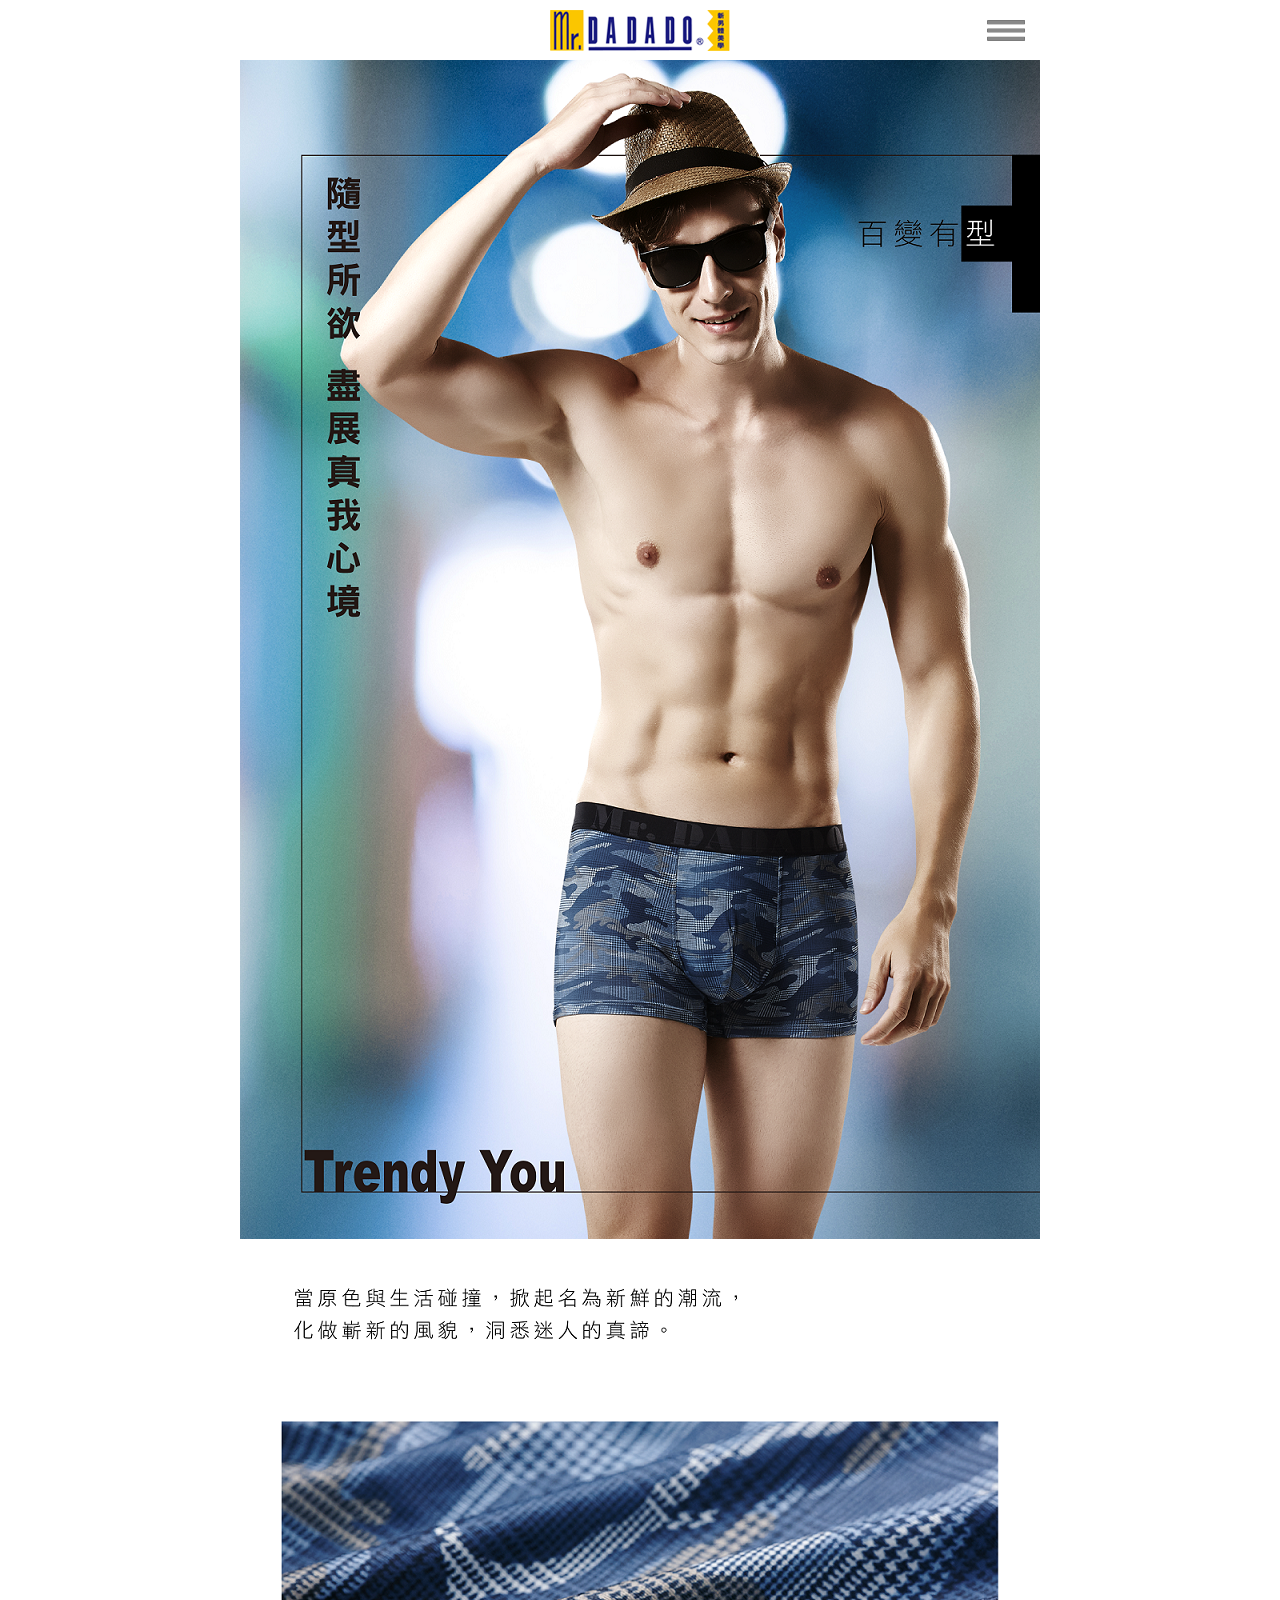
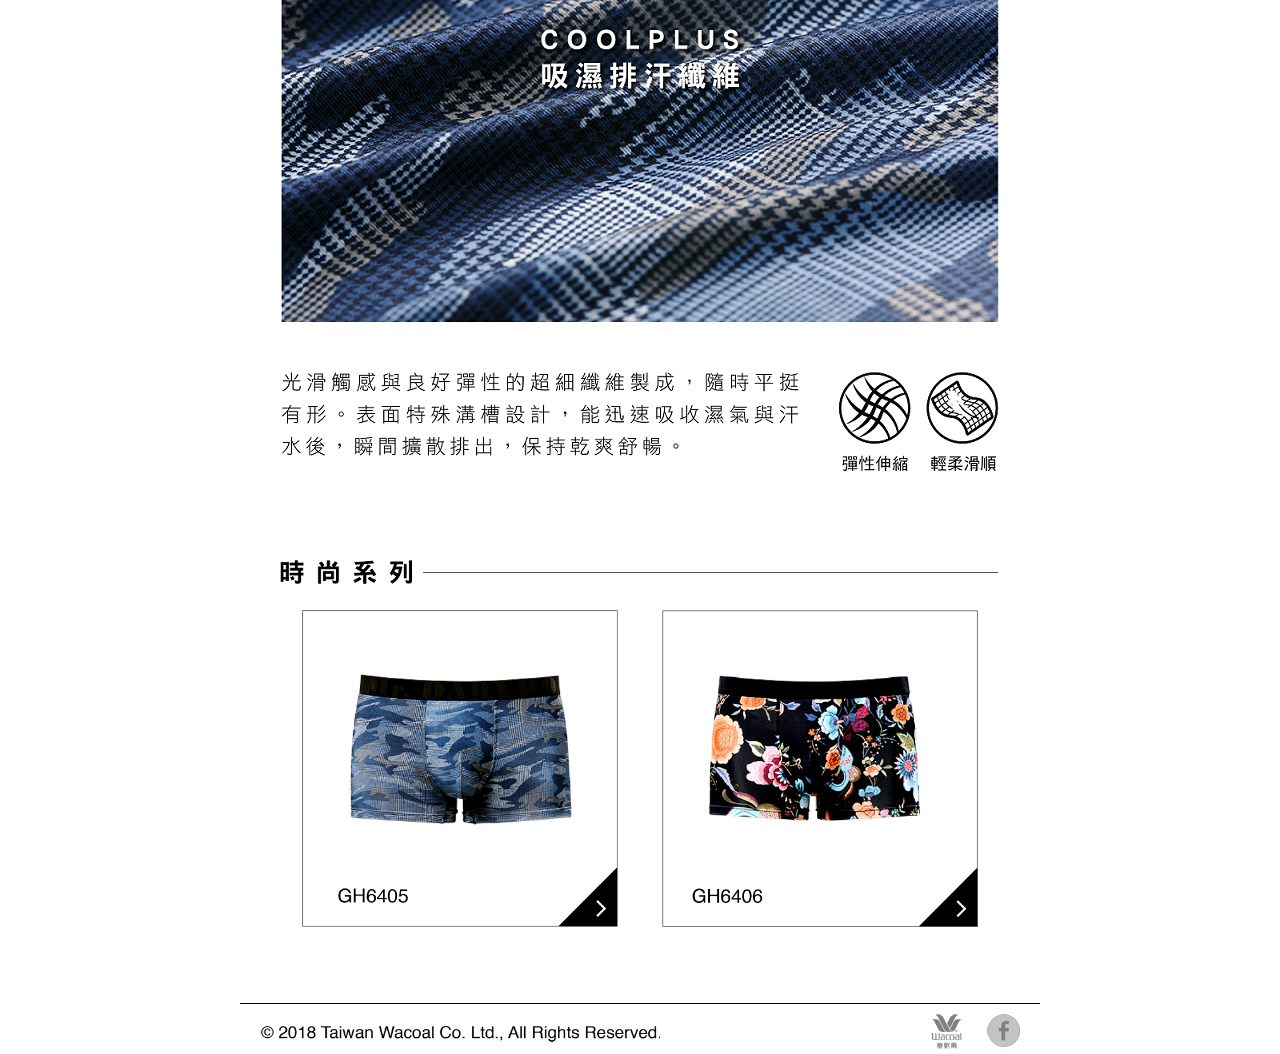
<file: dadado/p1.html>
<!DOCTYPE html>
<!-- saved from url=(0051)http://demos.jquerymobile.com/1.4.5/panel-external/ -->
<html class="ui-mobile"><head><meta http-equiv="Content-Type" content="text/html; charset=UTF-8"><!--<base href="http://demos.jquerymobile.com/1.4.5/panel-external/">--><base href=".">
	
	<meta name="viewport" content="width=device-width, initial-scale=1">
	<title>華歌爾</title>
	<link rel="stylesheet" href="css/jquery.mobile-1.4.5.min.css">
	<link rel="stylesheet" href="css/jqm-demos.css">
	<script src="js/jquery.js"></script>
	
	<script type="text/javascript" src="js/001.js"></script>
	<script>
	$(function(){
		$(window).load(function(){
			$(window).bind('scroll resize', function(){
				var $this = $(this);
				var $this_Top=$this.scrollTop();
				
				if($this_Top < 300){
					$('#goTop').addClass("hidden");
					}
				if($this_Top > 300){
					$('#goTop').removeClass("hidden");
							
				}
			}).scroll();
		});
	});
	</script>
</head>
<body class="ui-mobile-viewport ui-overlay-a" style="" id="ui-page-top">
	<div class="jqm-demos ui-page ui-page-theme-a ui-page-active" style="">
		<div class="content05">
			<div class="menubar">
				<div class="logo"><a href="index.html"><img src="images/logo.png"/></a></div>
				<div id="menubtn"><div id="menuimg"></div></div>
				<div class="dropdown js" id="nav">
					<div class="dropdown01">
					  <div><a href="story.html"><img src="images/menu01.png"/></a></div>
					  <div><a href="p1.html"><img src="images/menu02.png"/></a></div>
					  <div><a href="p2.html"><img src="images/menu03.png"/></a></div>
					  <div><a href="p3.html"><img src="images/menu04.png"/></a></div>
					  <div><a href="p4.html"><img src="images/menu05.png"/></a></div>
					  <div><a href="p5.html"><img src="images/menu06.png"/></a></div>
					  <div class="underline2"><a href="p6.html"><img src="images/menu08.png"/></a></div>
					  <div><a href="p7.html"><img src="images/menu07.png"/></a></div>
					  <div class="dropdown02">
						<div class="menulogo2">
							<div class="menulogo2top"><a href="https://www.wacoal.com.tw/"><img src="images/menulogo2.png"/></a></div>
							<div><img src="images/menulogo2-1.png"/></div>
						</div>
						<div class="menulogo2">
							<div class="menulogo2top"><a href="https://www.facebook.com/wacoalfans/"><img src="images/menulogo3.png"/></a></div>
							<div><img src="images/menulogo3-1.png"/></div>
						</div>
						<div style="clear:both;"></div>
					  </div>
					</div>
				</div>
			</div>
			<div>
				<div class="content02">
					<img src="images/page02.png"/>
				</div>
				<div class="content02">
					<img src="images/page03.png"/>
				</div>
				<div class="content02">
					<img src="images/title01.png"/>
				</div>
				<div class="content03">
					<div class="row">
						<div class="product"><a href="pin1.html#p01"><img src="images/product01.png"/></a></div>
						<div class="product"><a href="pin1.html#p02"><img src="images/product02.png"/></a></div>
						<div class="clear"></div>
					</div>
				</div>
			</div>
			<footer class="footer2">
				<div class="footerleft"><img src="images/copyright.png"/></div><a href="https://www.facebook.com/wacoalfans/"><img src="images/footerfb.png"/></a><a href="https://www.wacoal.com.tw/"><img src="images/footerlogo.png"/></a>
			</footer>
		</div>
	</div><!-- /page -->
	<!-- rightpanel3  -->
	<script>
		$("#menubtn").click(function(){
			$("#nav").toggle();
			$('#menuimg').toggle(
                function(){
                    $(this).css("display","block");
					$(this).css("background-image","url(../images/menu.png)");
                },
                function(){
					$(this).css("display","block");
					$(this).css("background-image","images/menu.png");
                }
                );
		}
		);
    </script>
	<div id="goTop" class="gototop3"></div>
</body>
</html>
</file>
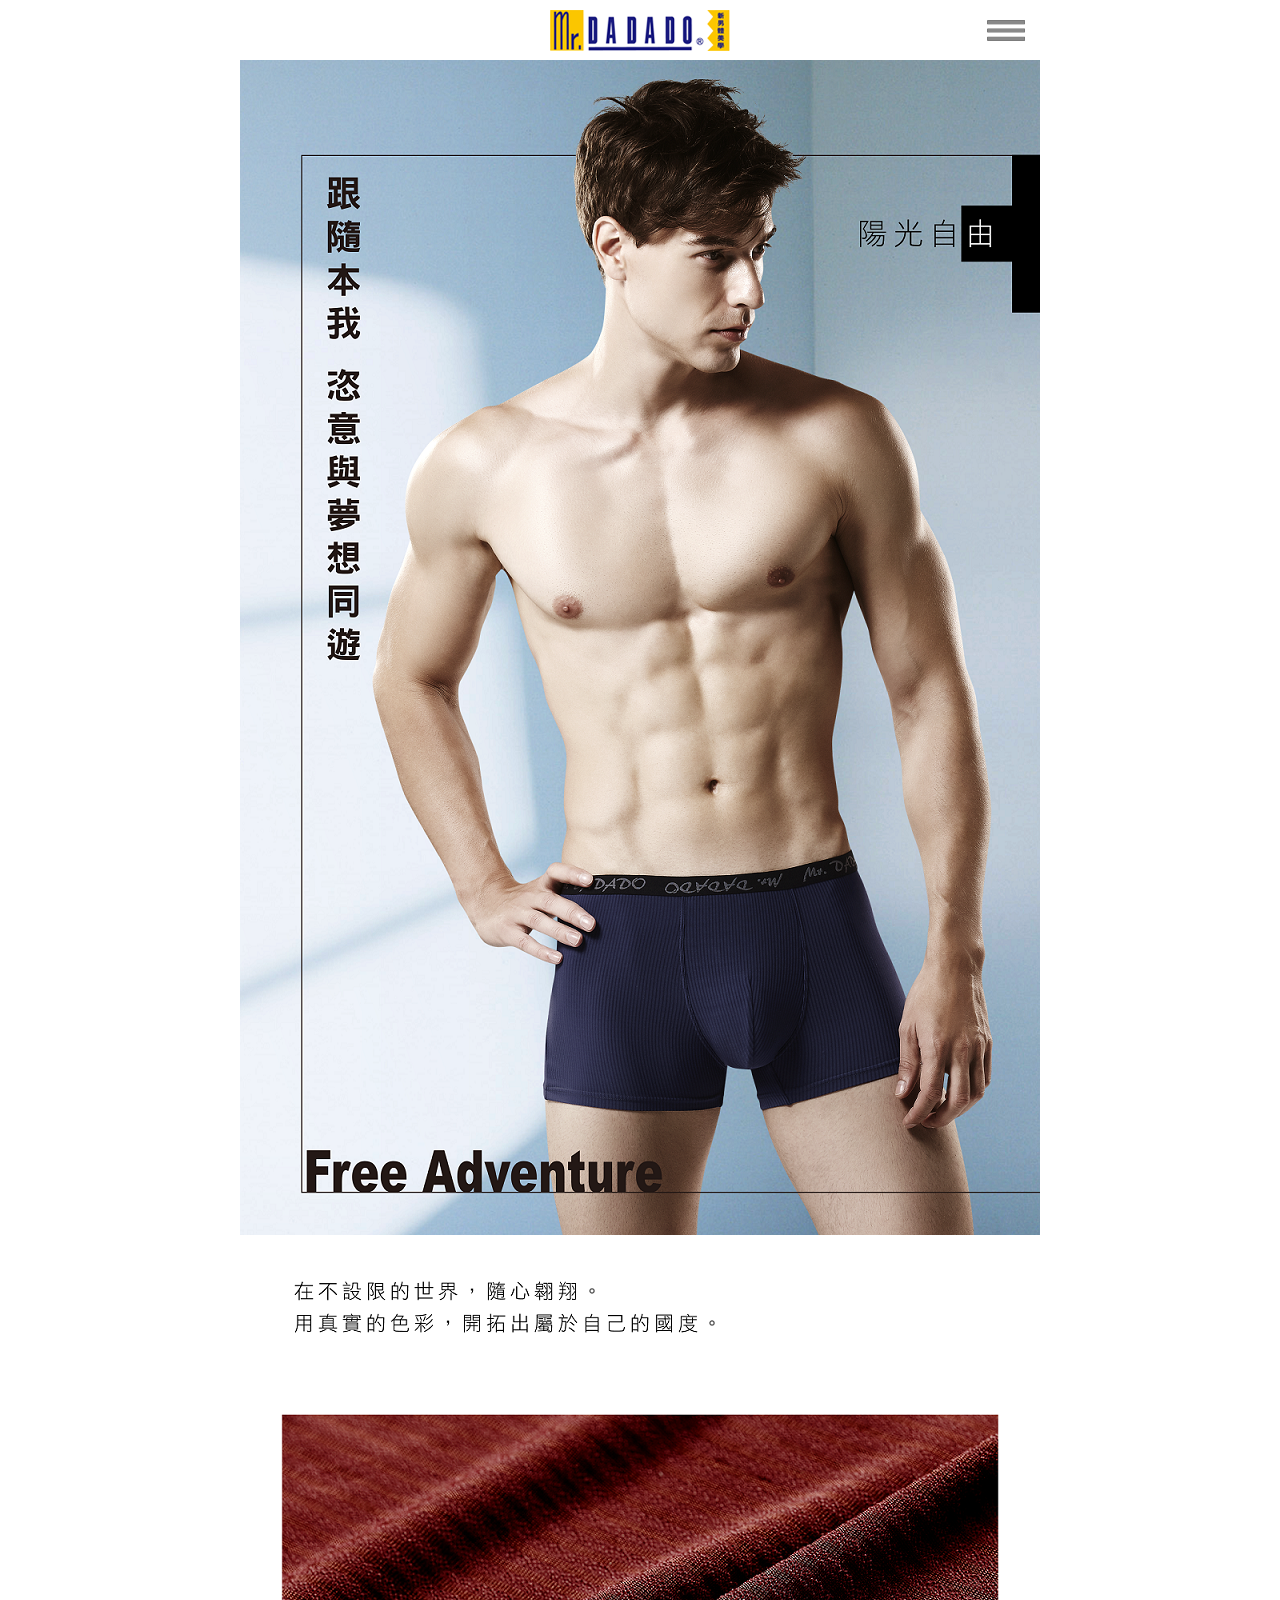
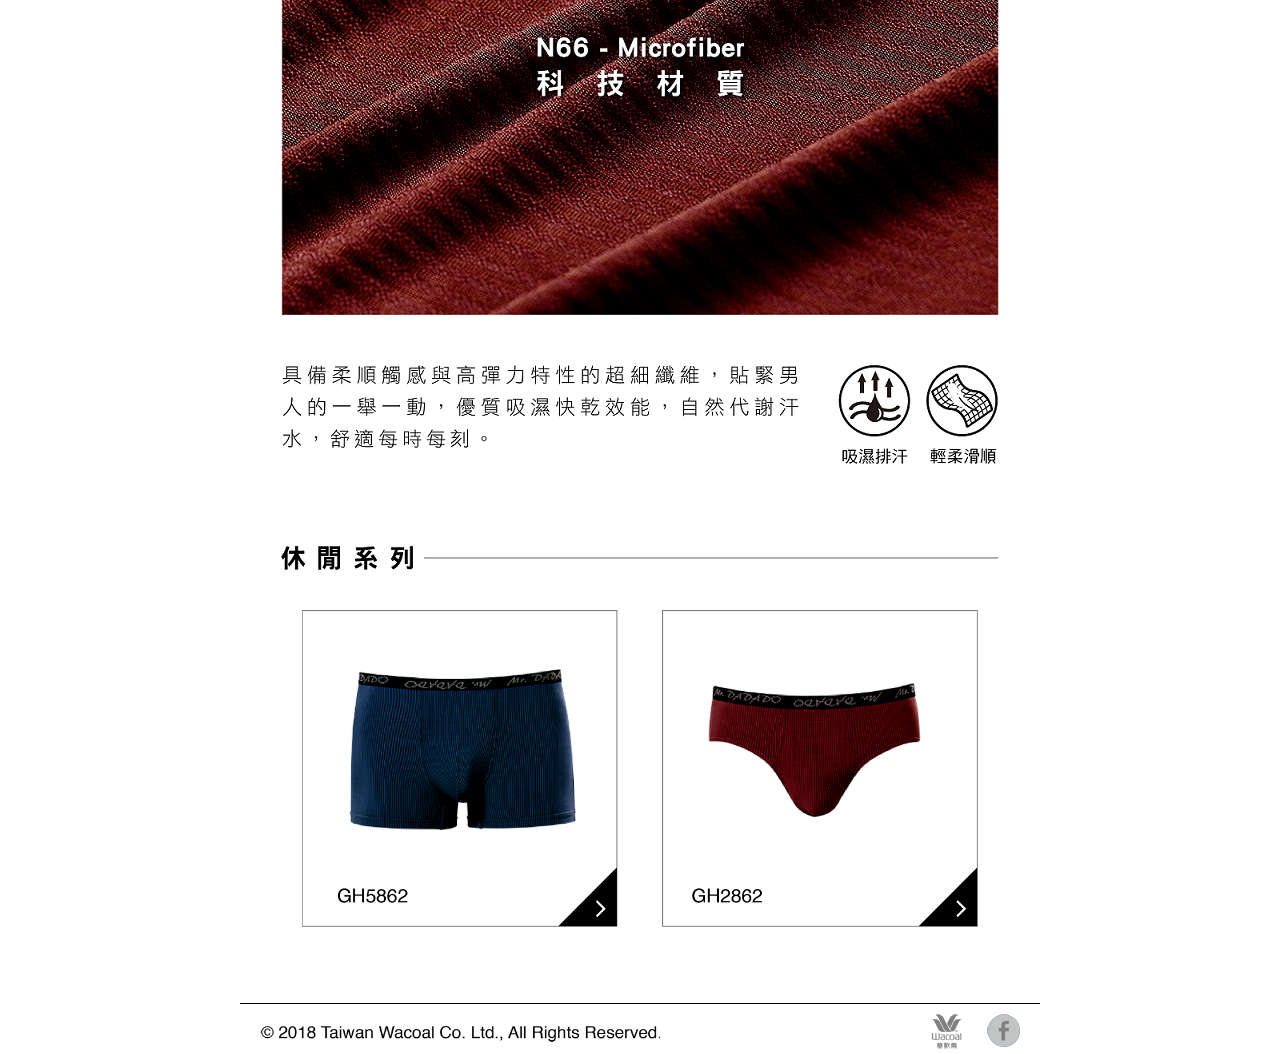
<file: dadado/p2.html>
<!DOCTYPE html>
<!-- saved from url=(0051)http://demos.jquerymobile.com/1.4.5/panel-external/ -->
<html class="ui-mobile"><head><meta http-equiv="Content-Type" content="text/html; charset=UTF-8"><!--<base href="http://demos.jquerymobile.com/1.4.5/panel-external/">--><base href=".">
	
	<meta name="viewport" content="width=device-width, initial-scale=1">
	<title>華歌爾</title>
	<link rel="stylesheet" href="css/jquery.mobile-1.4.5.min.css">
	<link rel="stylesheet" href="css/jqm-demos.css">
	<script src="js/jquery.js"></script>
	
	<script type="text/javascript" src="js/001.js"></script>
	<script>
	$(function(){
		$(window).load(function(){
			$(window).bind('scroll resize', function(){
				var $this = $(this);
				var $this_Top=$this.scrollTop();
				
				if($this_Top < 300){
					$('#goTop').addClass("hidden");
					}
				if($this_Top > 300){
					$('#goTop').removeClass("hidden");
							
				}
			}).scroll();
		});
	});
	</script>
</head>
<body class="ui-mobile-viewport ui-overlay-a" style="" id="ui-page-top">
	<div class="jqm-demos ui-page ui-page-theme-a ui-page-active" tabindex="0" style="">
		<div class="content05">
			<div class="menubar">
				<div class="logo"><a href="index.html"><img src="images/logo.png"/></a></div>
				<div id="menubtn"><div id="menuimg"></div></div>
				<div class="dropdown js" id="nav">
					<div class="dropdown01">
					  <div><a href="story.html"><img src="images/menu01.png"/></a></div>
					  <div><a href="p1.html"><img src="images/menu02.png"/></a></div>
					  <div><a href="p2.html"><img src="images/menu03.png"/></a></div>
					  <div><a href="p3.html"><img src="images/menu04.png"/></a></div>
					  <div><a href="p4.html"><img src="images/menu05.png"/></a></div>
					  <div><a href="p5.html"><img src="images/menu06.png"/></a></div>
					  <div class="underline2"><a href="p6.html"><img src="images/menu08.png"/></a></div>
					  <div><a href="p7.html"><img src="images/menu07.png"/></a></div>
					  <div class="dropdown02">
						<div class="menulogo2">
							<div class="menulogo2top"><a href="https://www.wacoal.com.tw/"><img src="images/menulogo2.png"/></a></div>
							<div><img src="images/menulogo2-1.png"/></div>
						</div>
						<div class="menulogo2">
							<div class="menulogo2top"><a href="https://www.facebook.com/wacoalfans/"><img src="images/menulogo3.png"/></a></div>
							<div><img src="images/menulogo3-1.png"/></div>
						</div>
						<div style="clear:both;"></div>
					  </div>
					</div>
				</div>
			</div>
			<div>
				<div class="content02">
					<img src="images/page21.png"/>
				</div>
				<div class="content02">
					<img src="images/page22.png"/>
				</div>
				<div class="content02">
					<img src="images/title03.png"/>
				</div>
				<div class="content03">
					<div class="row">
						<div class="product"><a href="pin2.html#p01"><img src="images/product21.png"/></a></div>
						<div class="product"><a href="pin2.html#p02"><img src="images/product22.png"/></a></div>
						<div class="clear"></div>
					</div>
				</div>
			</div>
			<footer class="footer2">
				<div class="footerleft"><img src="images/copyright.png"/></div><a href="https://www.facebook.com/wacoalfans/"><img src="images/footerfb.png"/></a><a href="https://www.wacoal.com.tw/"><img src="images/footerlogo.png"/></a>
			</footer>
		</div>
	</div><!-- /page -->
	<!-- rightpanel3  -->
	<script>
		$("#menubtn").click(function(){
			$("#nav").toggle();
			$('#menuimg').toggle(
                function(){
                    $(this).css("display","block");
					$(this).css("background-image","url(../images/menu.png)");
                },
                function(){
					$(this).css("display","block");
					$(this).css("background-image","images/menu.png");
                }
                );
		}
		);
    </script>
	<div id="goTop" class="gototop3"></div>
</body>
</html>
</file>
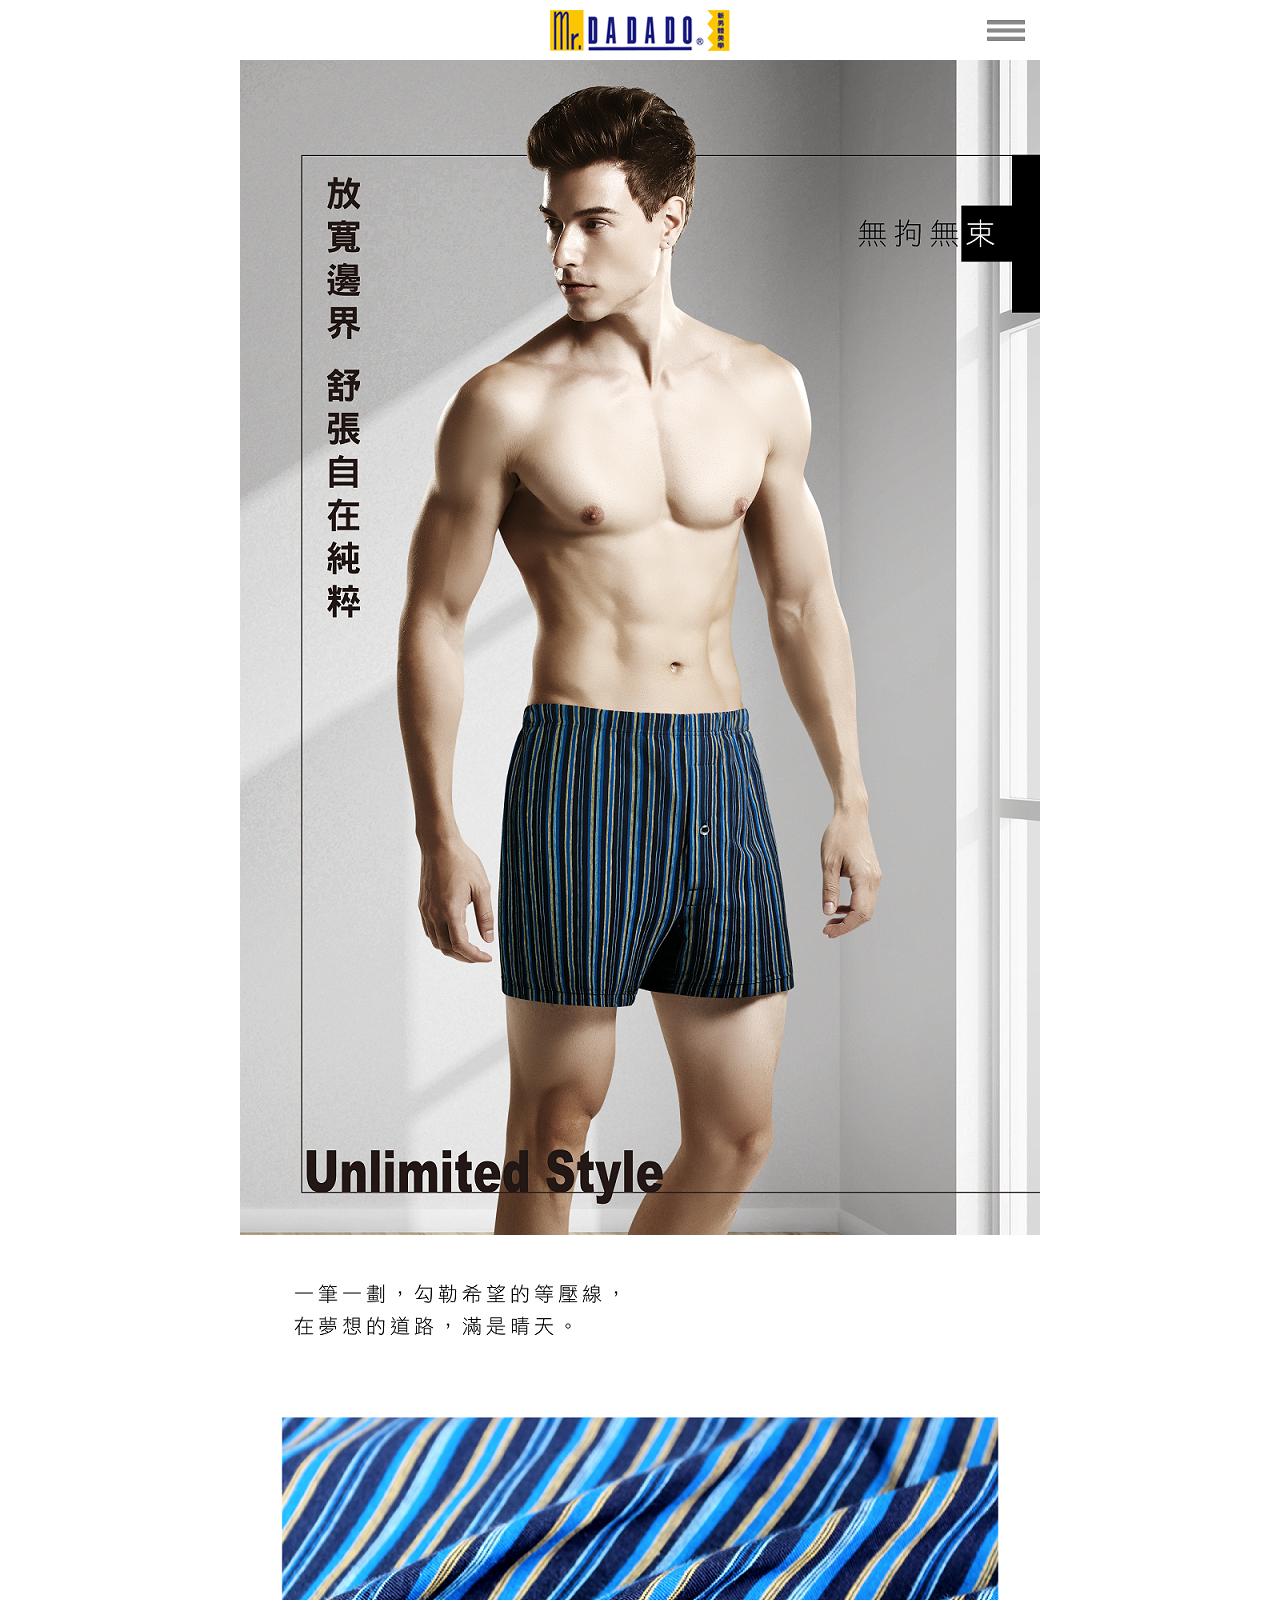
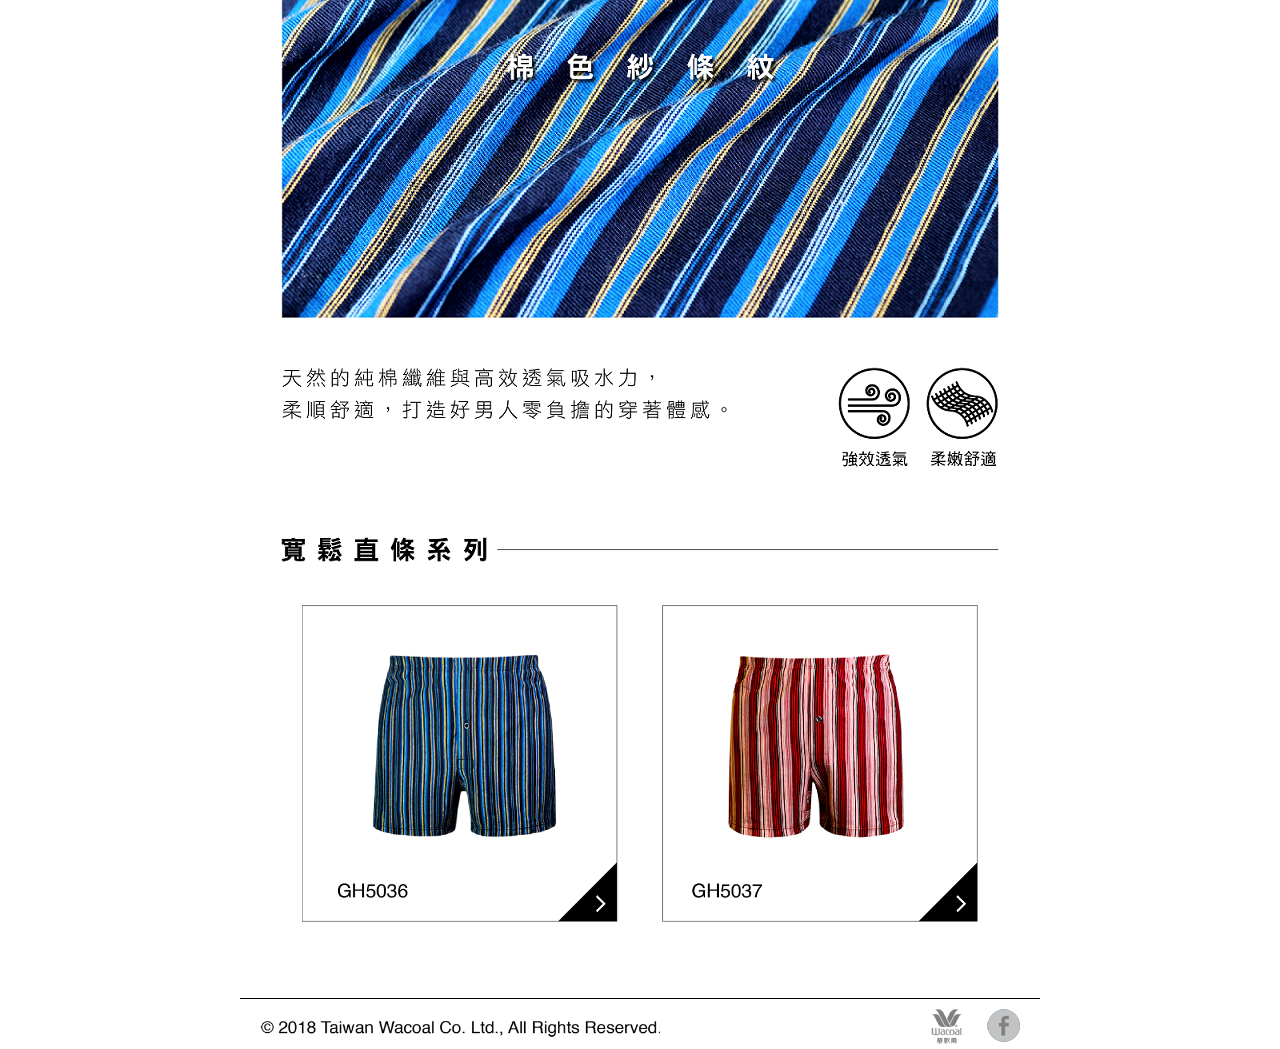
<file: dadado/p3.html>
<!DOCTYPE html>
<!-- saved from url=(0051)http://demos.jquerymobile.com/1.4.5/panel-external/ -->
<html class="ui-mobile"><head><meta http-equiv="Content-Type" content="text/html; charset=UTF-8"><!--<base href="http://demos.jquerymobile.com/1.4.5/panel-external/">--><base href=".">
	
	<meta name="viewport" content="width=device-width, initial-scale=1">
	<title>華歌爾</title>
	<link rel="stylesheet" href="css/jquery.mobile-1.4.5.min.css">
	<link rel="stylesheet" href="css/jqm-demos.css">
	<script src="js/jquery.js"></script>
	
	<script type="text/javascript" src="js/001.js"></script>
	<script>
	$(function(){
		$(window).load(function(){
			$(window).bind('scroll resize', function(){
				var $this = $(this);
				var $this_Top=$this.scrollTop();
				
				if($this_Top < 300){
					$('#goTop').addClass("hidden");
					}
				if($this_Top > 300){
					$('#goTop').removeClass("hidden");
							
				}
			}).scroll();
		});
	});
	</script>
</head>
<body class="ui-mobile-viewport ui-overlay-a" style="" id="ui-page-top">
	<div class="jqm-demos ui-page ui-page-theme-a ui-page-active" tabindex="0" style="">
		<div class="content05">
			<div class="menubar">
				<div class="logo"><a href="index.html"><img src="images/logo.png"/></a></div>
				<div id="menubtn"><div id="menuimg"></div></div>
				<div class="dropdown js" id="nav">
					<div class="dropdown01">
					  <div><a href="story.html"><img src="images/menu01.png"/></a></div>
					  <div><a href="p1.html"><img src="images/menu02.png"/></a></div>
					  <div><a href="p2.html"><img src="images/menu03.png"/></a></div>
					  <div><a href="p3.html"><img src="images/menu04.png"/></a></div>
					  <div><a href="p4.html"><img src="images/menu05.png"/></a></div>
					  <div><a href="p5.html"><img src="images/menu06.png"/></a></div>
					  <div class="underline2"><a href="p6.html"><img src="images/menu08.png"/></a></div>
					  <div><a href="p7.html"><img src="images/menu07.png"/></a></div>
					  <div class="dropdown02">
						<div class="menulogo2">
							<div class="menulogo2top"><a href="https://www.wacoal.com.tw/"><img src="images/menulogo2.png"/></a></div>
							<div><img src="images/menulogo2-1.png"/></div>
						</div>
						<div class="menulogo2">
							<div class="menulogo2top"><a href="https://www.facebook.com/wacoalfans/"><img src="images/menulogo3.png"/></a></div>
							<div><img src="images/menulogo3-1.png"/></div>
						</div>
						<div style="clear:both;"></div>
					  </div>
					</div>
				</div>
			</div>
			<div>
				<div class="content02">
					<img src="images/page11.png"/>
				</div>
				<div class="content02">
					<img src="images/page12.png"/>
				</div>
				<div class="content02">
					<img src="images/title02.png"/>
				</div>
				<div class="content03">
					<div class="row">
						<div class="product"><a href="pin3.html#p01"><img src="images/product11.png"/></a></div>
						<div class="product"><a href="pin3.html#p02"><img src="images/product12.png"/></a></div>
						<div class="clear"></div>
					</div>
				</div>
			</div>
			<footer class="footer2">
				<div class="footerleft"><img src="images/copyright.png"/></div><a href="https://www.facebook.com/wacoalfans/"><img src="images/footerfb.png"/></a><a href="https://www.wacoal.com.tw/"><img src="images/footerlogo.png"/></a>
			</footer>
		</div>
	</div><!-- /page -->
	<!-- rightpanel3  -->
	<script>
		$("#menubtn").click(function(){
			$("#nav").toggle();
			$('#menuimg').toggle(
                function(){
                    $(this).css("display","block");
					$(this).css("background-image","url(../images/menu.png)");
                },
                function(){
					$(this).css("display","block");
					$(this).css("background-image","images/menu.png");
                }
                );
		}
		);
    </script>
	<div id="goTop" class="gototop3"></div>
</body>
</html>
</file>
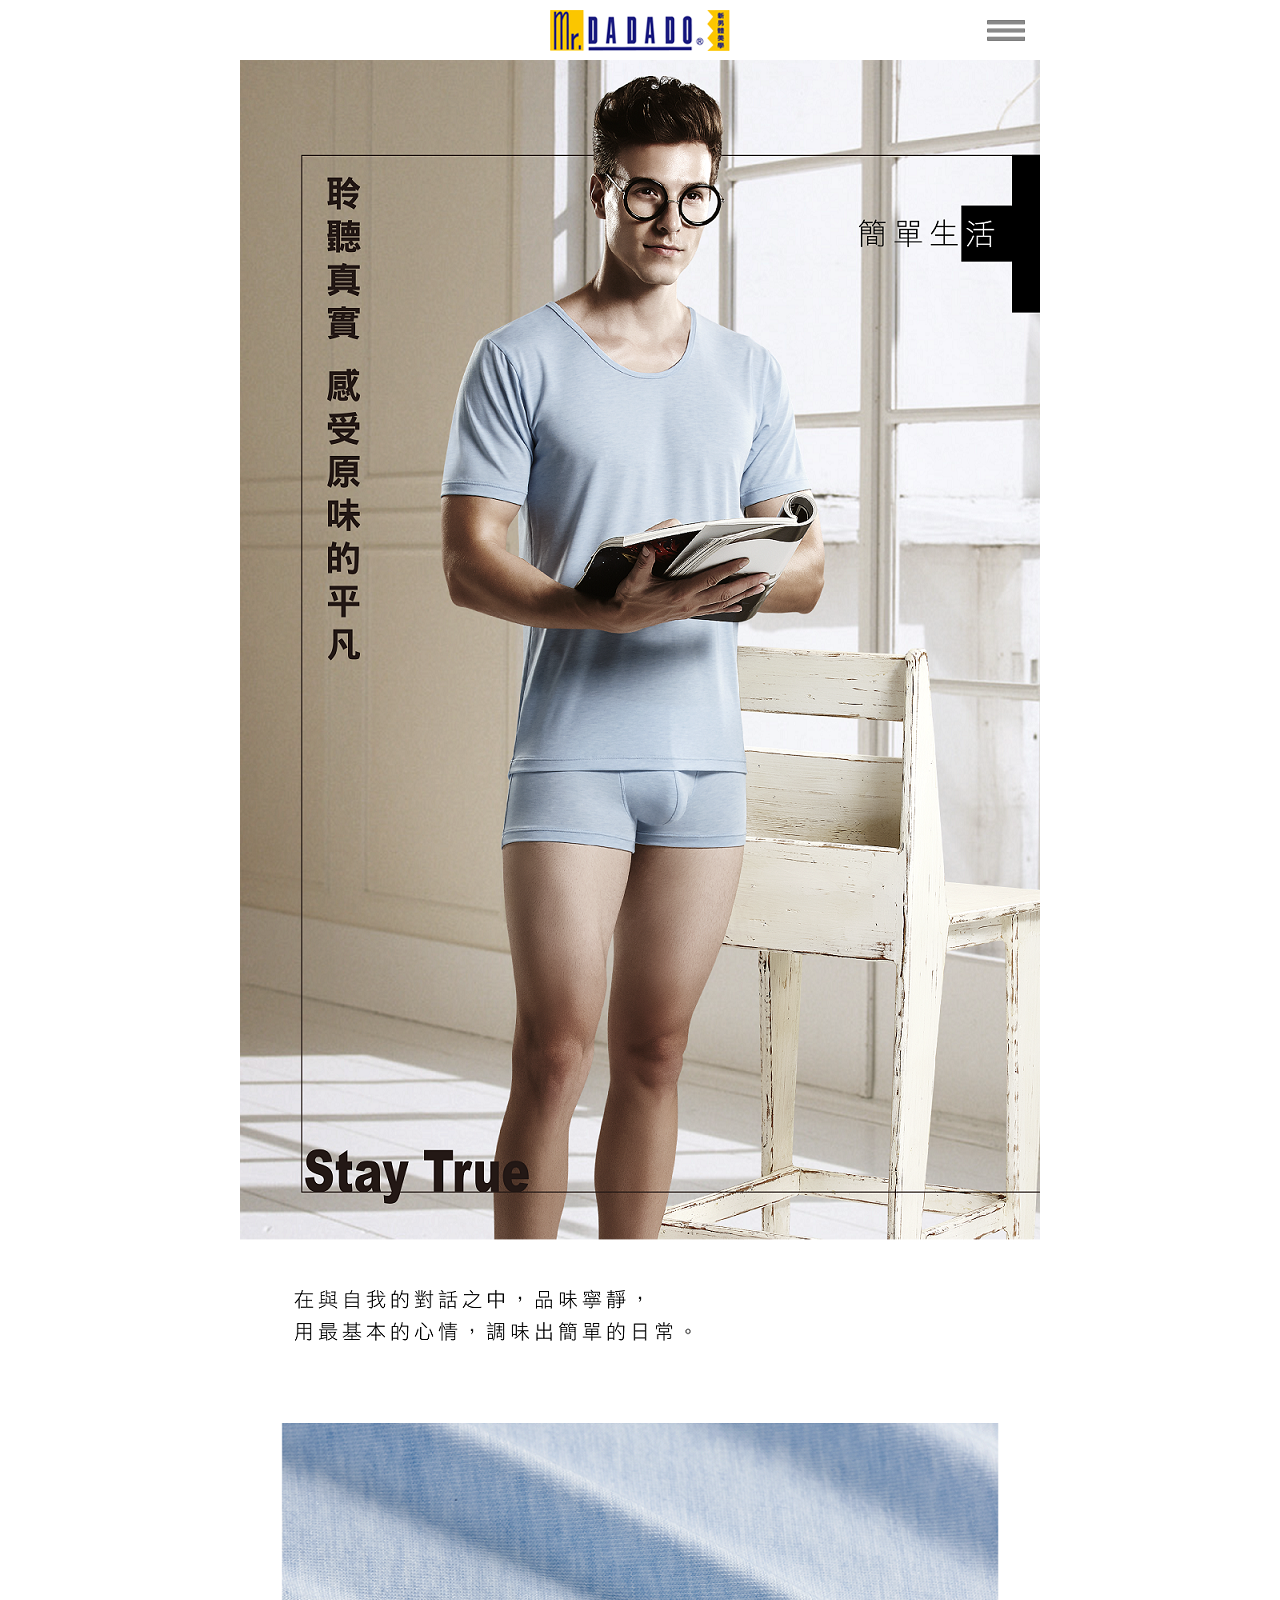
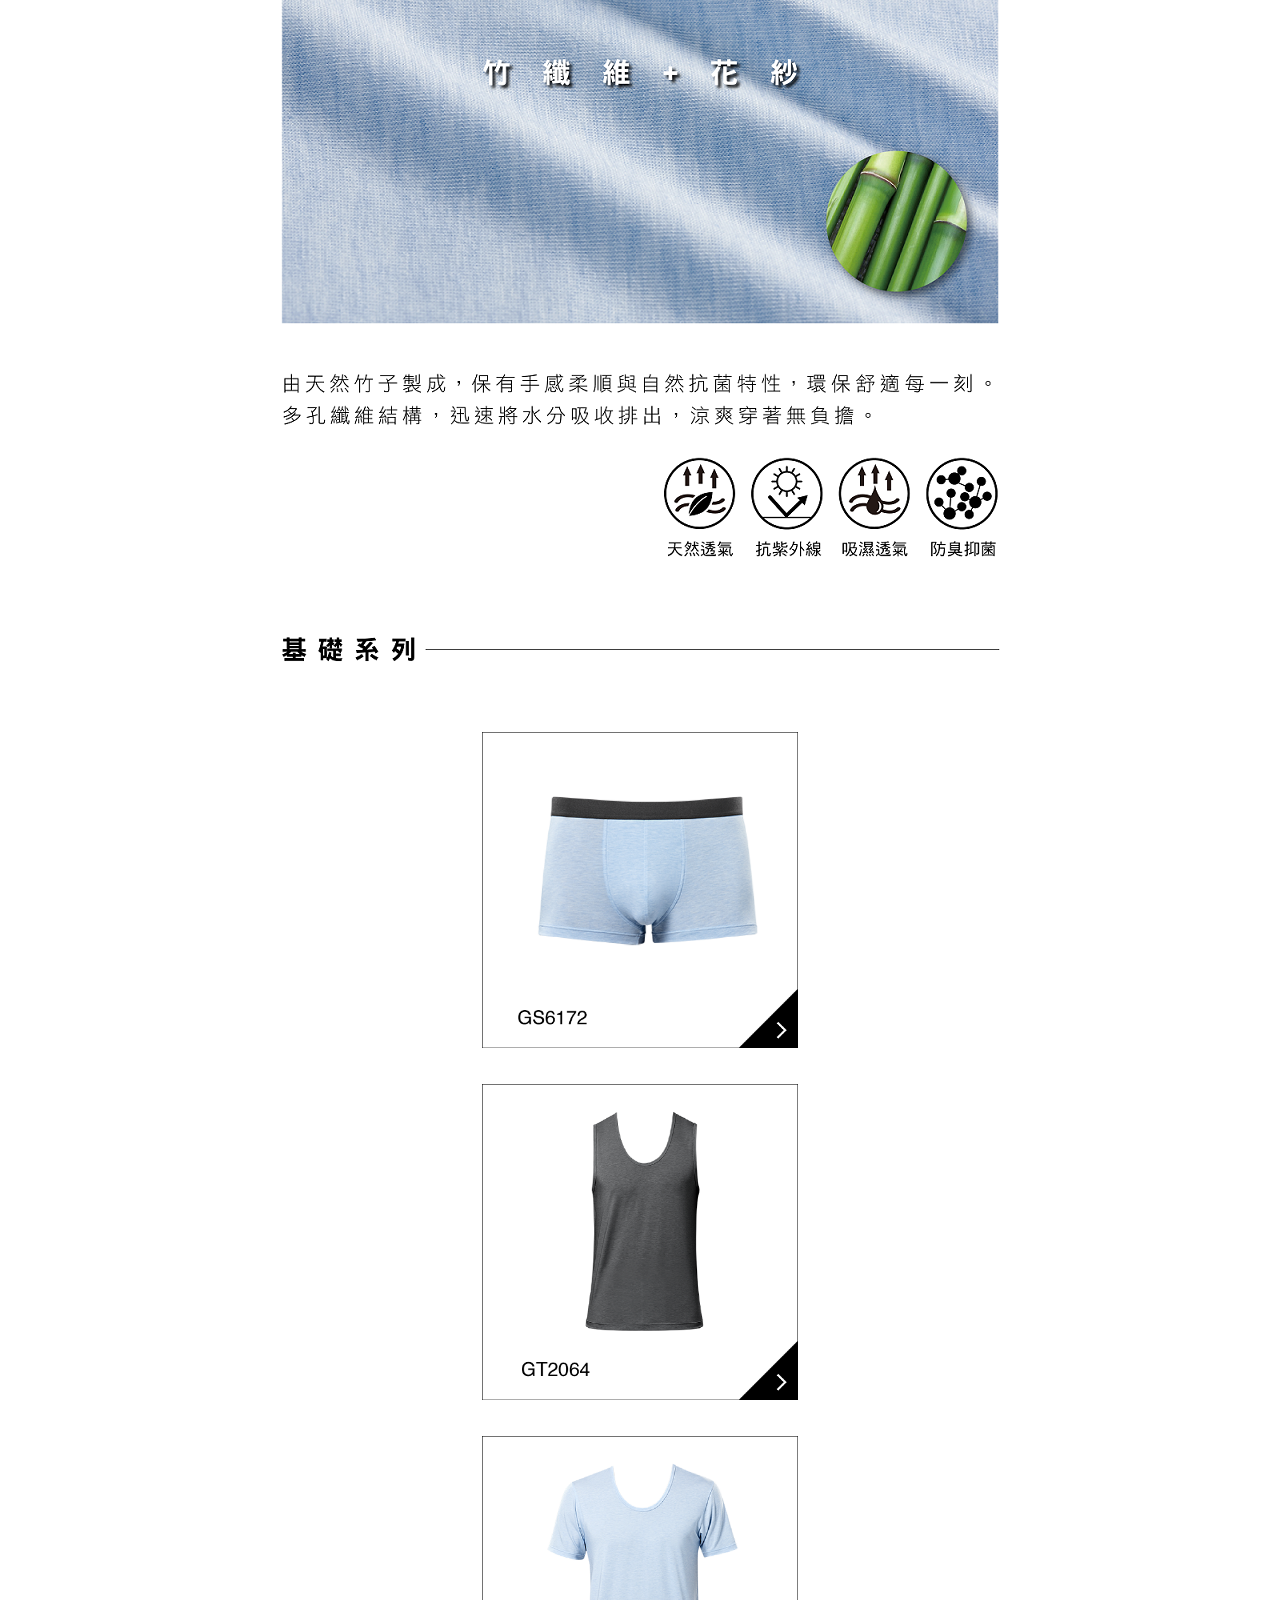
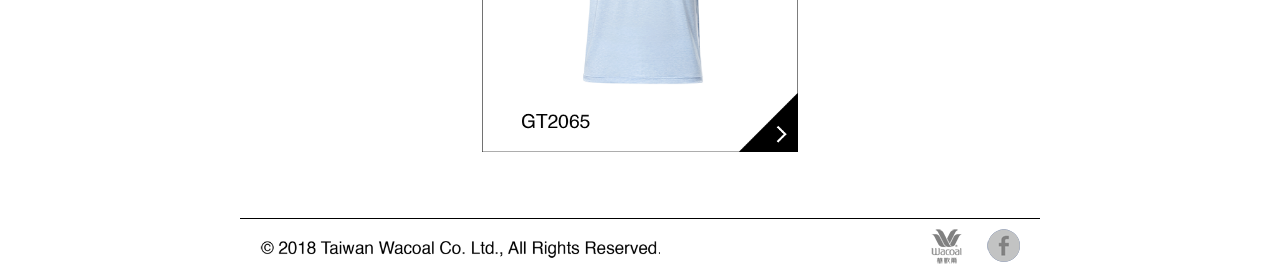
<file: dadado/p4.html>
<!DOCTYPE html>
<!-- saved from url=(0051)http://demos.jquerymobile.com/1.4.5/panel-external/ -->
<html class="ui-mobile"><head><meta http-equiv="Content-Type" content="text/html; charset=UTF-8"><!--<base href="http://demos.jquerymobile.com/1.4.5/panel-external/">--><base href=".">
	
	<meta name="viewport" content="width=device-width, initial-scale=1">
	<title>華歌爾</title>
	<link rel="stylesheet" href="css/jquery.mobile-1.4.5.min.css">
	<link rel="stylesheet" href="css/jqm-demos.css">
	<script src="js/jquery.js"></script>
	
	<script type="text/javascript" src="js/001.js"></script>
	<script>
	$(function(){
		$(window).load(function(){
			$(window).bind('scroll resize', function(){
				var $this = $(this);
				var $this_Top=$this.scrollTop();
				
				if($this_Top < 300){
					$('#goTop').addClass("hidden");
					}
				if($this_Top > 300){
					$('#goTop').removeClass("hidden");
							
				}
			}).scroll();
		});
	});
	</script>
</head>
<body class="ui-mobile-viewport ui-overlay-a" style="" id="ui-page-top">
	<div class="jqm-demos ui-page ui-page-theme-a ui-page-active" tabindex="0" style="">
		<div class="content05">
			<div class="menubar">
				<div class="logo"><a href="index.html"><img src="images/logo.png"/></a></div>
				<div id="menubtn"><div id="menuimg"></div></div>
				<div class="dropdown js" id="nav">
					<div class="dropdown01">
					  <div><a href="story.html"><img src="images/menu01.png"/></a></div>
					  <div><a href="p1.html"><img src="images/menu02.png"/></a></div>
					  <div><a href="p2.html"><img src="images/menu03.png"/></a></div>
					  <div><a href="p3.html"><img src="images/menu04.png"/></a></div>
					  <div><a href="p4.html"><img src="images/menu05.png"/></a></div>
					  <div><a href="p5.html"><img src="images/menu06.png"/></a></div>
					  <div class="underline2"><a href="p6.html"><img src="images/menu08.png"/></a></div>
					  <div><a href="p7.html"><img src="images/menu07.png"/></a></div>
					  <div class="dropdown02">
						<div class="menulogo2">
							<div class="menulogo2top"><a href="https://www.wacoal.com.tw/"><img src="images/menulogo2.png"/></a></div>
							<div><img src="images/menulogo2-1.png"/></div>
						</div>
						<div class="menulogo2">
							<div class="menulogo2top"><a href="https://www.facebook.com/wacoalfans/"><img src="images/menulogo3.png"/></a></div>
							<div><img src="images/menulogo3-1.png"/></div>
						</div>
						<div style="clear:both;"></div>
					  </div>
					</div>
				</div>
			</div>
			<div>
				<div class="content02">
					<img src="images/page31.png"/>
				</div>
				<div class="content02">
					<img src="images/page32.png"/>
				</div>
				<div class="content02">
					<img src="images/title04.png"/>
				</div>
				<div class="content03">
					<div class="row">
						<div class="product2"><a href="pin4.html#p01"><img src="images/product31.png"/></a></div>
						<div class="product2"><a href="pin4.html#p02"><img src="images/product32.png"/></a></div>
						<div class="product2"><a href="pin4.html#p03"><img src="images/product33.png"/></a></div>
						<div class="clear"></div>
					</div>
				</div>
			</div>
			<footer class="footer2">
				<div class="footerleft"><img src="images/copyright.png"/></div><a href="https://www.facebook.com/wacoalfans/"><img src="images/footerfb.png"/></a><a href="https://www.wacoal.com.tw/"><img src="images/footerlogo.png"/></a>
			</footer>
		</div>
	</div><!-- /page -->
	<!-- rightpanel3  -->
	<script>
		$("#menubtn").click(function(){
			$("#nav").toggle();
			$('#menuimg').toggle(
                function(){
                    $(this).css("display","block");
					$(this).css("background-image","url(../images/menu.png)");
                },
                function(){
					$(this).css("display","block");
					$(this).css("background-image","images/menu.png");
                }
                );
		}
		);
    </script>
	<div id="goTop" class="gototop3"></div>
</body>
</html>
</file>
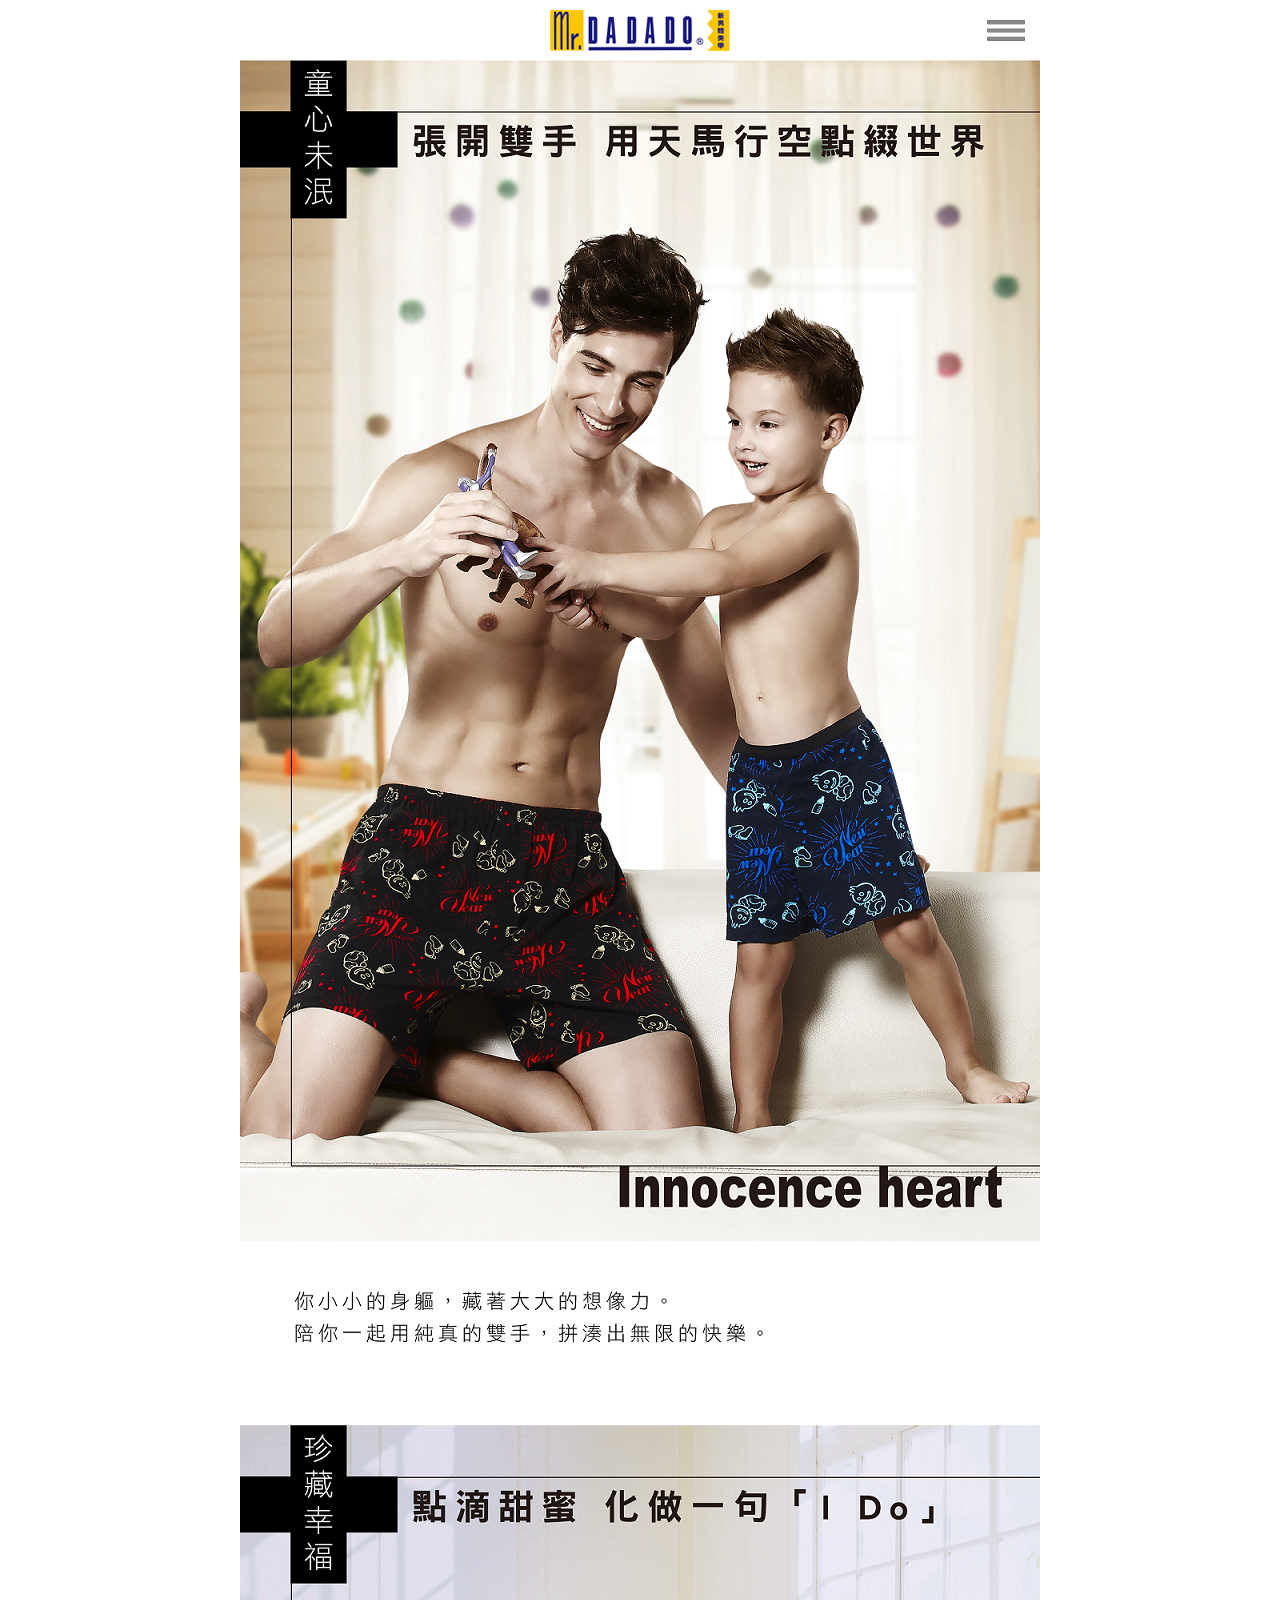
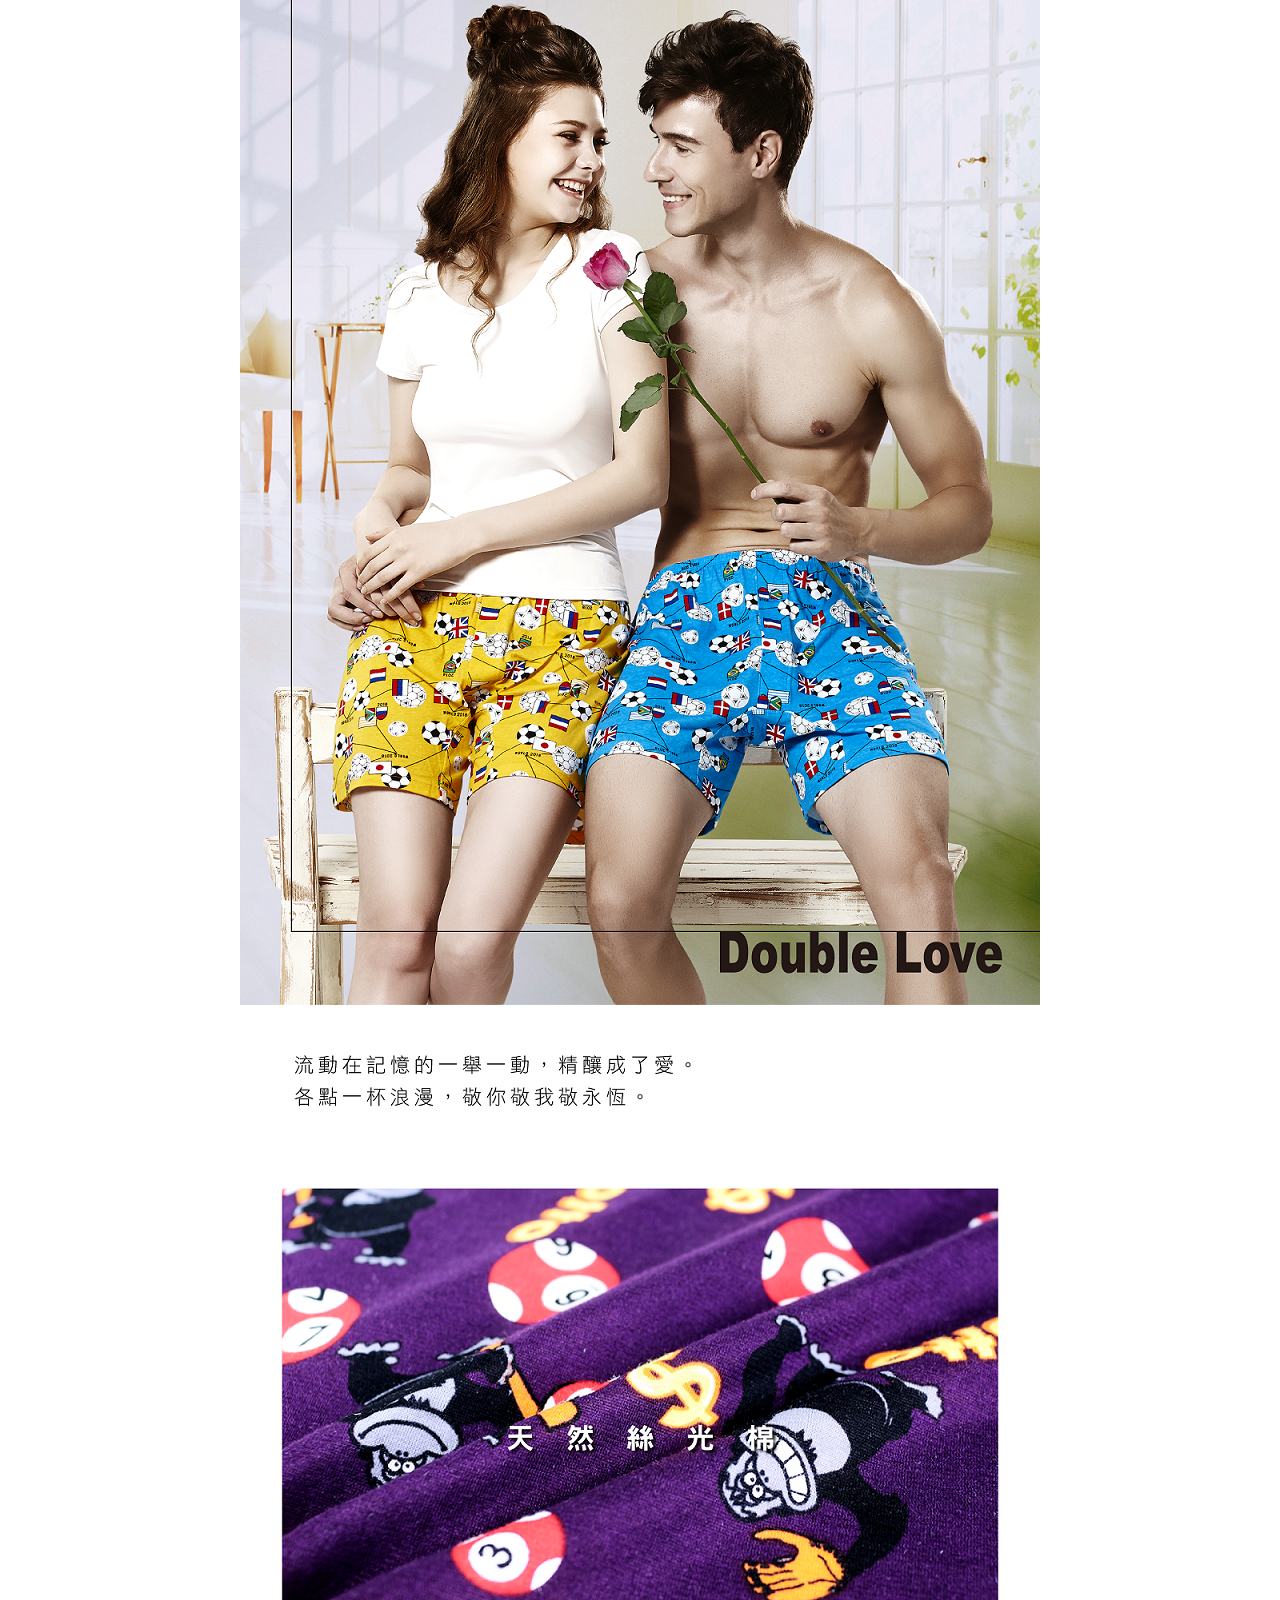
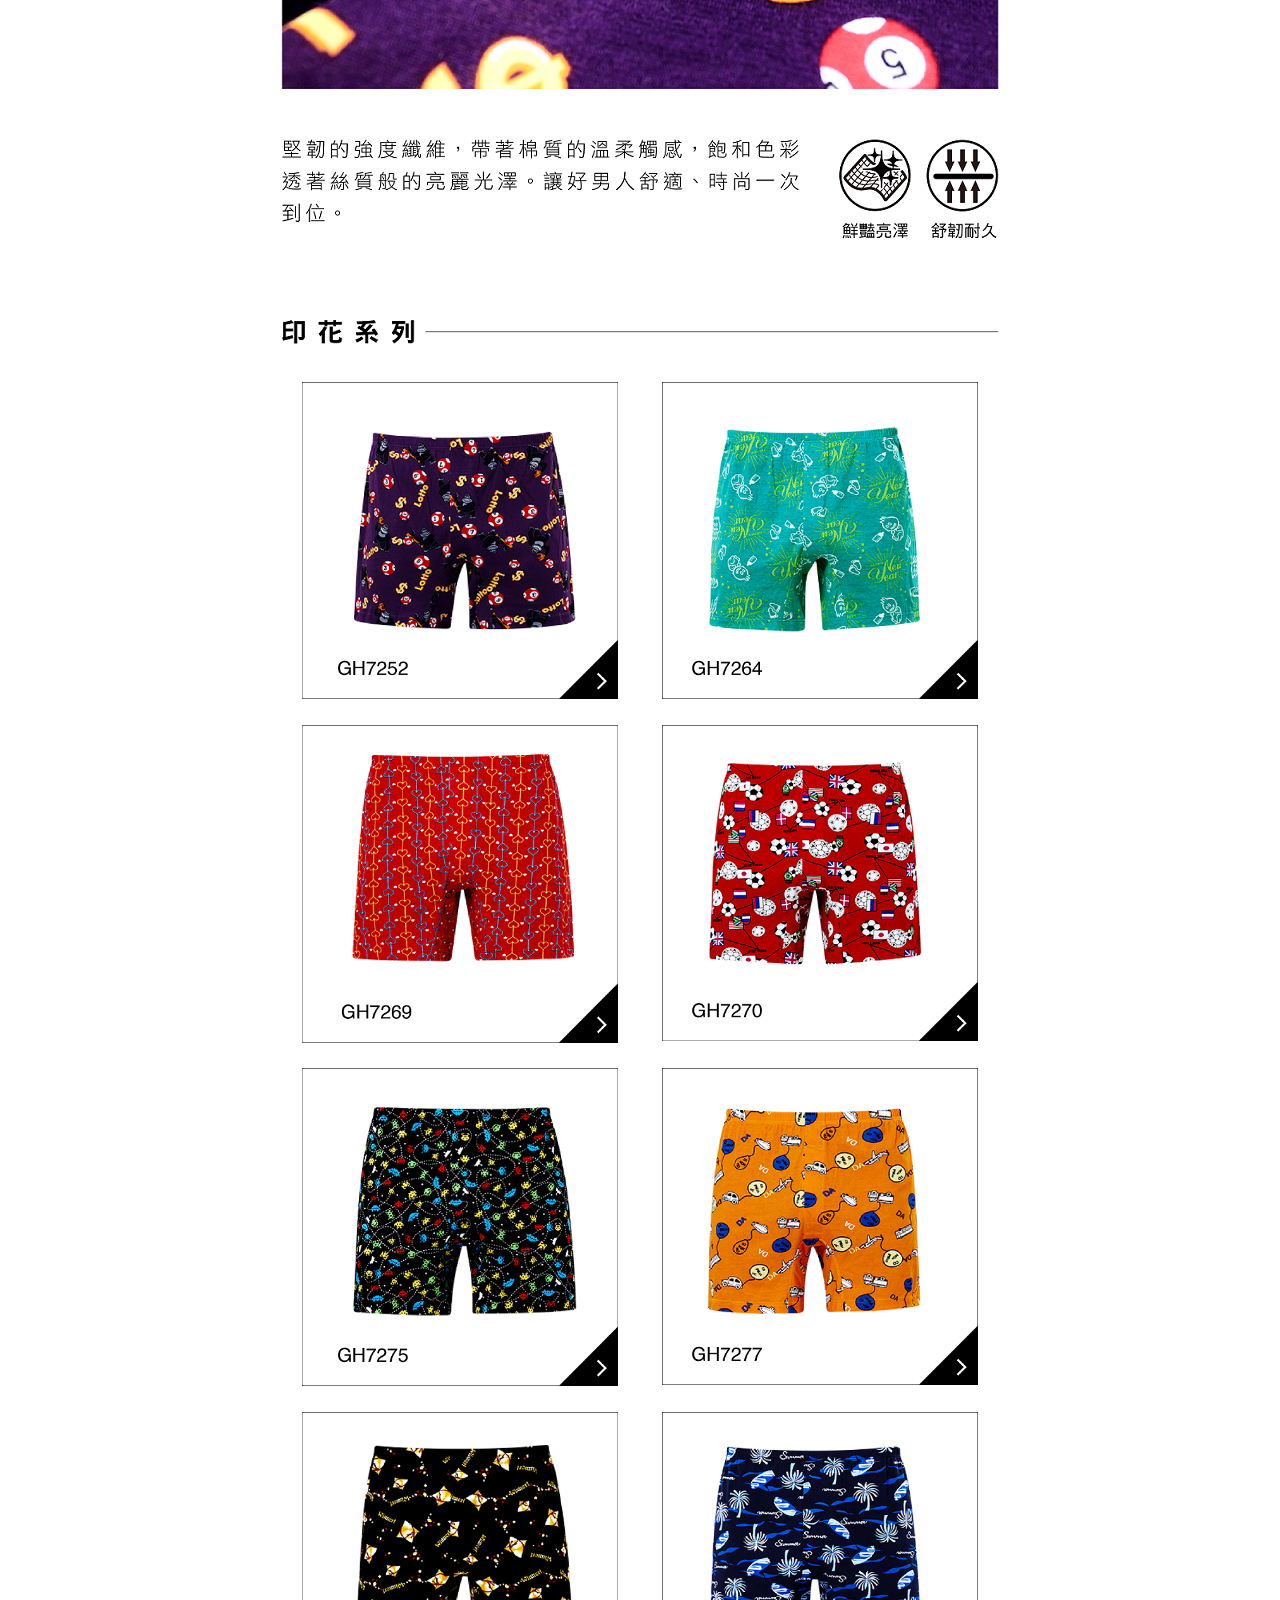
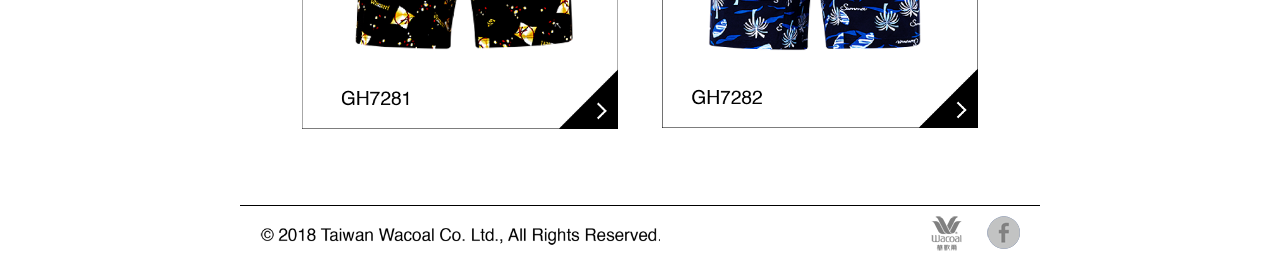
<file: dadado/p5.html>
<!DOCTYPE html>
<!-- saved from url=(0051)http://demos.jquerymobile.com/1.4.5/panel-external/ -->
<html class="ui-mobile"><head><meta http-equiv="Content-Type" content="text/html; charset=UTF-8"><!--<base href="http://demos.jquerymobile.com/1.4.5/panel-external/">--><base href=".">
	
	<meta name="viewport" content="width=device-width, initial-scale=1">
	<title>華歌爾</title>
	<link rel="stylesheet" href="css/jquery.mobile-1.4.5.min.css">
	<link rel="stylesheet" href="css/jqm-demos.css">
	<script src="js/jquery.js"></script>
	
	<script type="text/javascript" src="js/001.js"></script>
	<script>
	$(function(){
		$(window).load(function(){
			$(window).bind('scroll resize', function(){
				var $this = $(this);
				var $this_Top=$this.scrollTop();
				
				if($this_Top < 300){
					$('#goTop').addClass("hidden");
					}
				if($this_Top > 300){
					$('#goTop').removeClass("hidden");
							
				}
			}).scroll();
		});
	});
	</script>
</head>
<body class="ui-mobile-viewport ui-overlay-a" style="" id="ui-page-top">
	<div class="jqm-demos ui-page ui-page-theme-a ui-page-active" tabindex="0" style="">
		<div class="content05">
			<div class="menubar">
				<div class="logo"><a href="index.html"><img src="images/logo.png"/></a></div>
				<div id="menubtn"><div id="menuimg"></div></div>
				<div class="dropdown js" id="nav">
					<div class="dropdown01">
					  <div><a href="story.html"><img src="images/menu01.png"/></a></div>
					  <div><a href="p1.html"><img src="images/menu02.png"/></a></div>
					  <div><a href="p2.html"><img src="images/menu03.png"/></a></div>
					  <div><a href="p3.html"><img src="images/menu04.png"/></a></div>
					  <div><a href="p4.html"><img src="images/menu05.png"/></a></div>
					  <div><a href="p5.html"><img src="images/menu06.png"/></a></div>
					  <div class="underline2"><a href="p6.html"><img src="images/menu08.png"/></a></div>
					  <div><a href="p7.html"><img src="images/menu07.png"/></a></div>
					  <div class="dropdown02">
						<div class="menulogo2">
							<div class="menulogo2top"><a href="https://www.wacoal.com.tw/"><img src="images/menulogo2.png"/></a></div>
							<div><img src="images/menulogo2-1.png"/></div>
						</div>
						<div class="menulogo2">
							<div class="menulogo2top"><a href="https://www.facebook.com/wacoalfans/"><img src="images/menulogo3.png"/></a></div>
							<div><img src="images/menulogo3-1.png"/></div>
						</div>
						<div style="clear:both;"></div>
					  </div>
					</div>
				</div>
			</div>
			<div>
				<div class="content02">
					<img src="images/page41.png"/>
				</div>
				<div class="content02">
					<img src="images/page42.png"/>
				</div>
				<div class="content02">
					<img src="images/page43.png"/>
				</div>
				<div class="content02">
					<img src="images/title05.png"/>
				</div>
				<div class="content03">
					<div class="row">
						<div class="product"><a href="pin5.html#p01"><img src="images/product41.png"/></a></div>
						<div class="product"><a href="pin5.html#p02"><img src="images/product42.png"/></a></div>
						<div class="product"><a href="pin5.html#p03"><img src="images/product43.png"/></a></div>
						<div class="product"><a href="pin5.html#p04"><img src="images/product44.png"/></a></div>
						<div class="product"><a href="pin5.html#p05"><img src="images/product45.png"/></a></div>
						<div class="product"><a href="pin5.html#p06"><img src="images/product46.png"/></a></div>
						<div class="product"><a href="pin5.html#p07"><img src="images/product47.png"/></a></div>
						<div class="product"><a href="pin5.html#p08"><img src="images/product48.png"/></a></div>
						<div class="clear"></div>
					</div>
				</div>
			</div>
			<footer class="footer2">
				<div class="footerleft"><img src="images/copyright.png"/></div><a href="https://www.facebook.com/wacoalfans/"><img src="images/footerfb.png"/></a><a href="https://www.wacoal.com.tw/"><img src="images/footerlogo.png"/></a>
			</footer>
		</div>
	</div><!-- /page -->
	<!-- rightpanel3  -->
	<script>
		$("#menubtn").click(function(){
			$("#nav").toggle();
			$('#menuimg').toggle(
                function(){
                    $(this).css("display","block");
					$(this).css("background-image","url(../images/menu.png)");
                },
                function(){
					$(this).css("display","block");
					$(this).css("background-image","images/menu.png");
                }
                );
		}
		);
    </script>
	<div id="goTop" class="gototop3"></div>
</body>
</html>
</file>
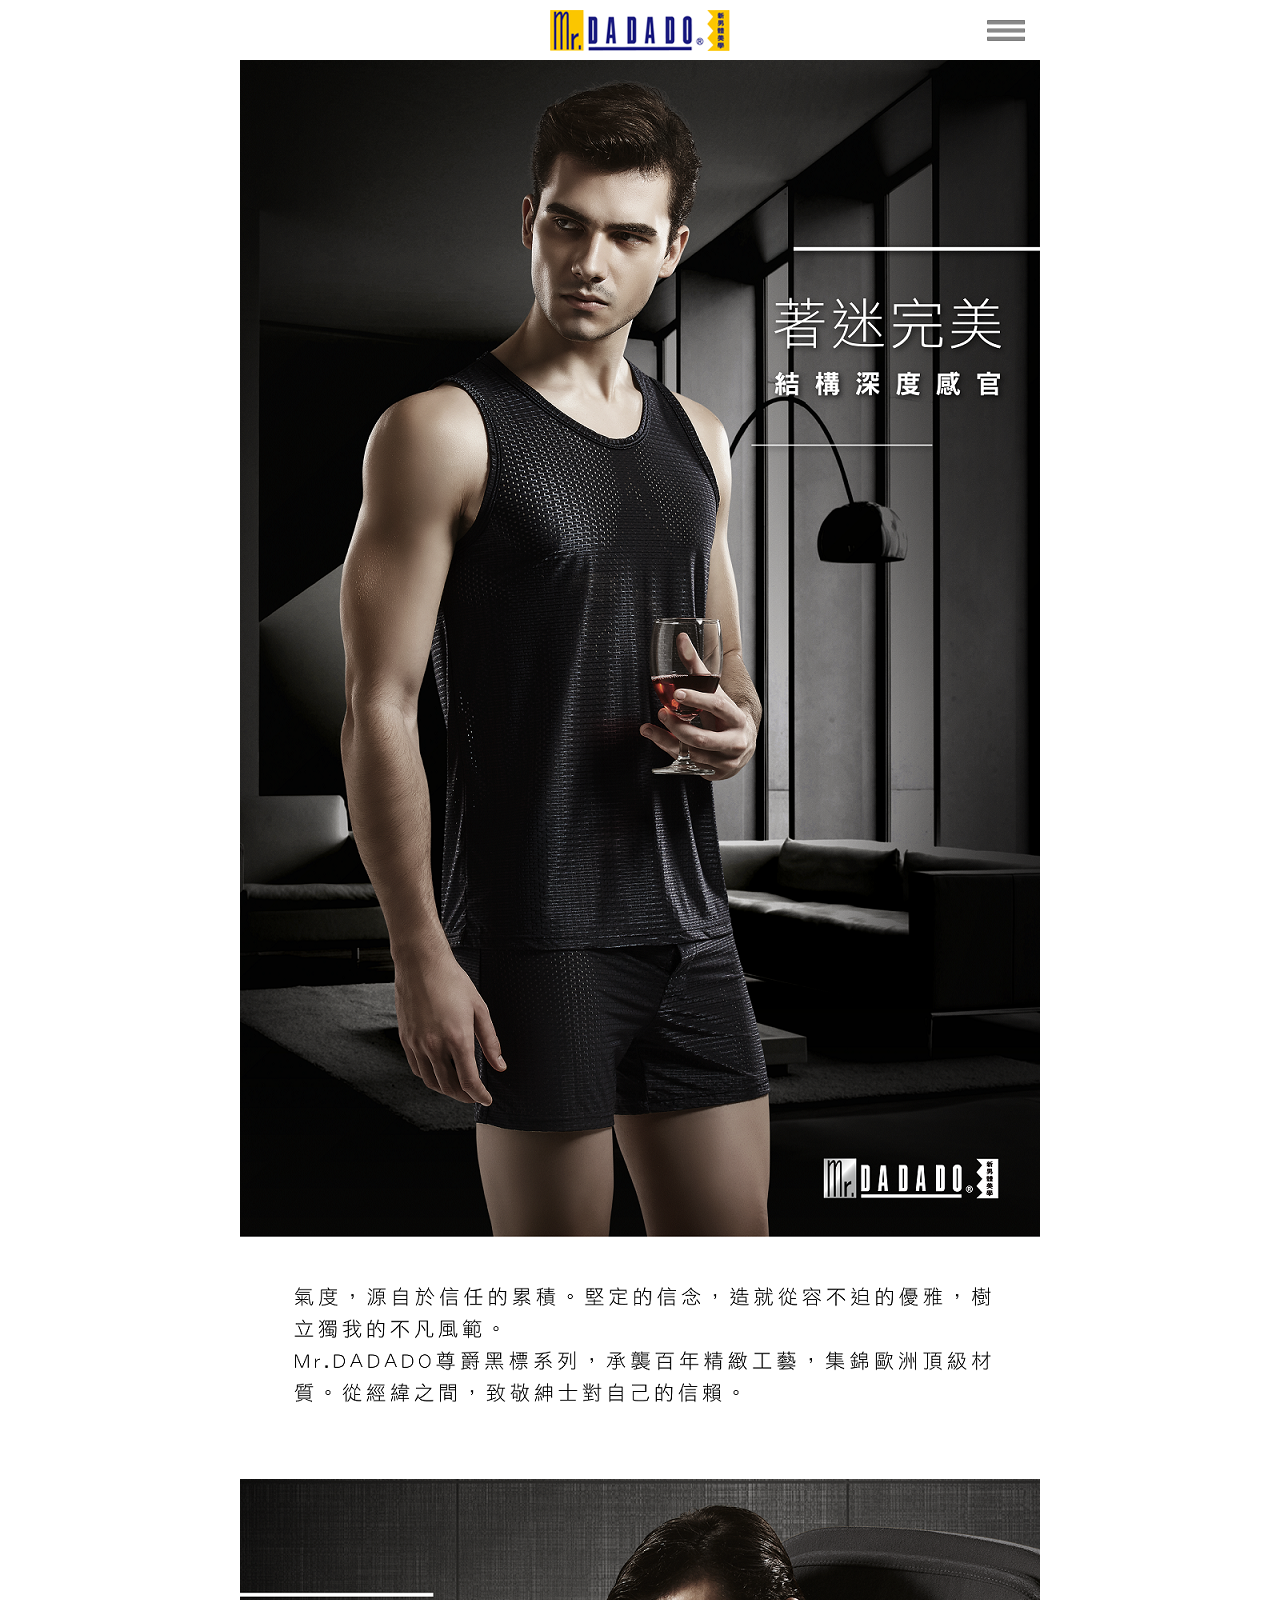
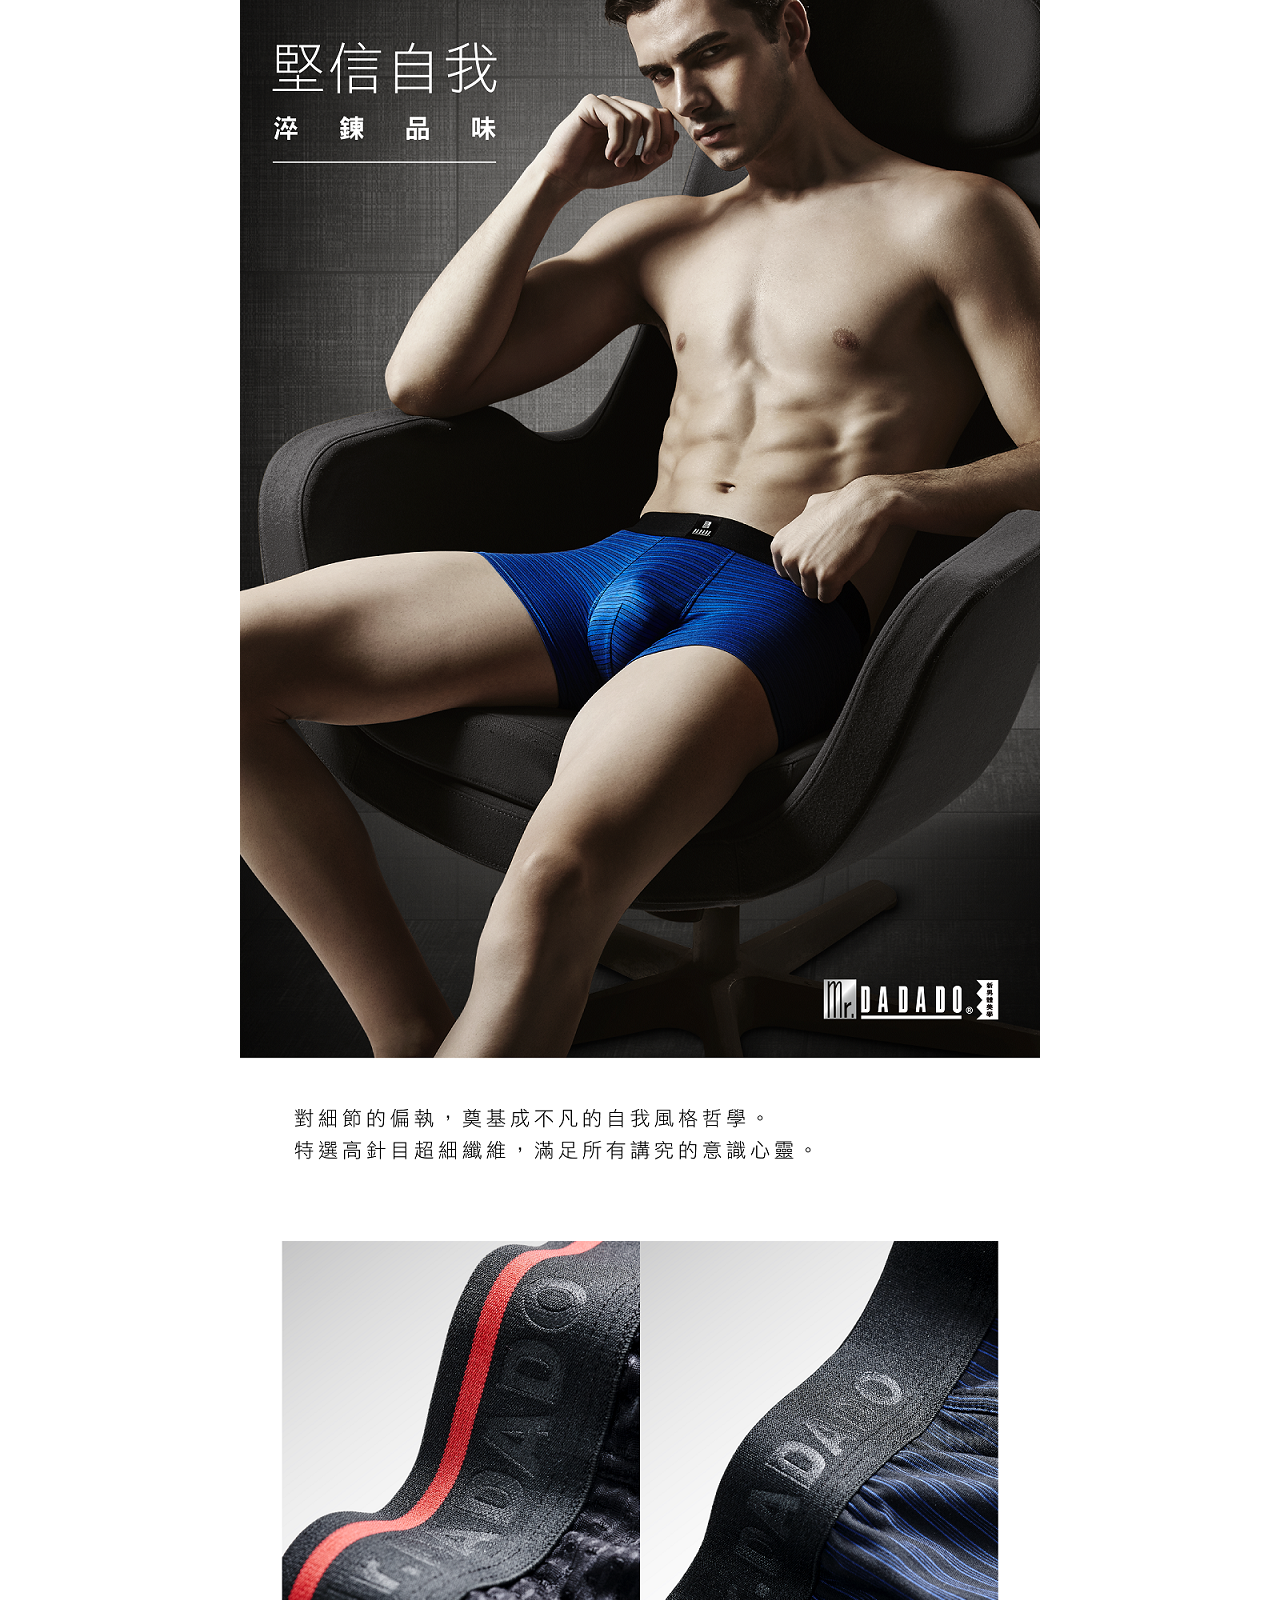
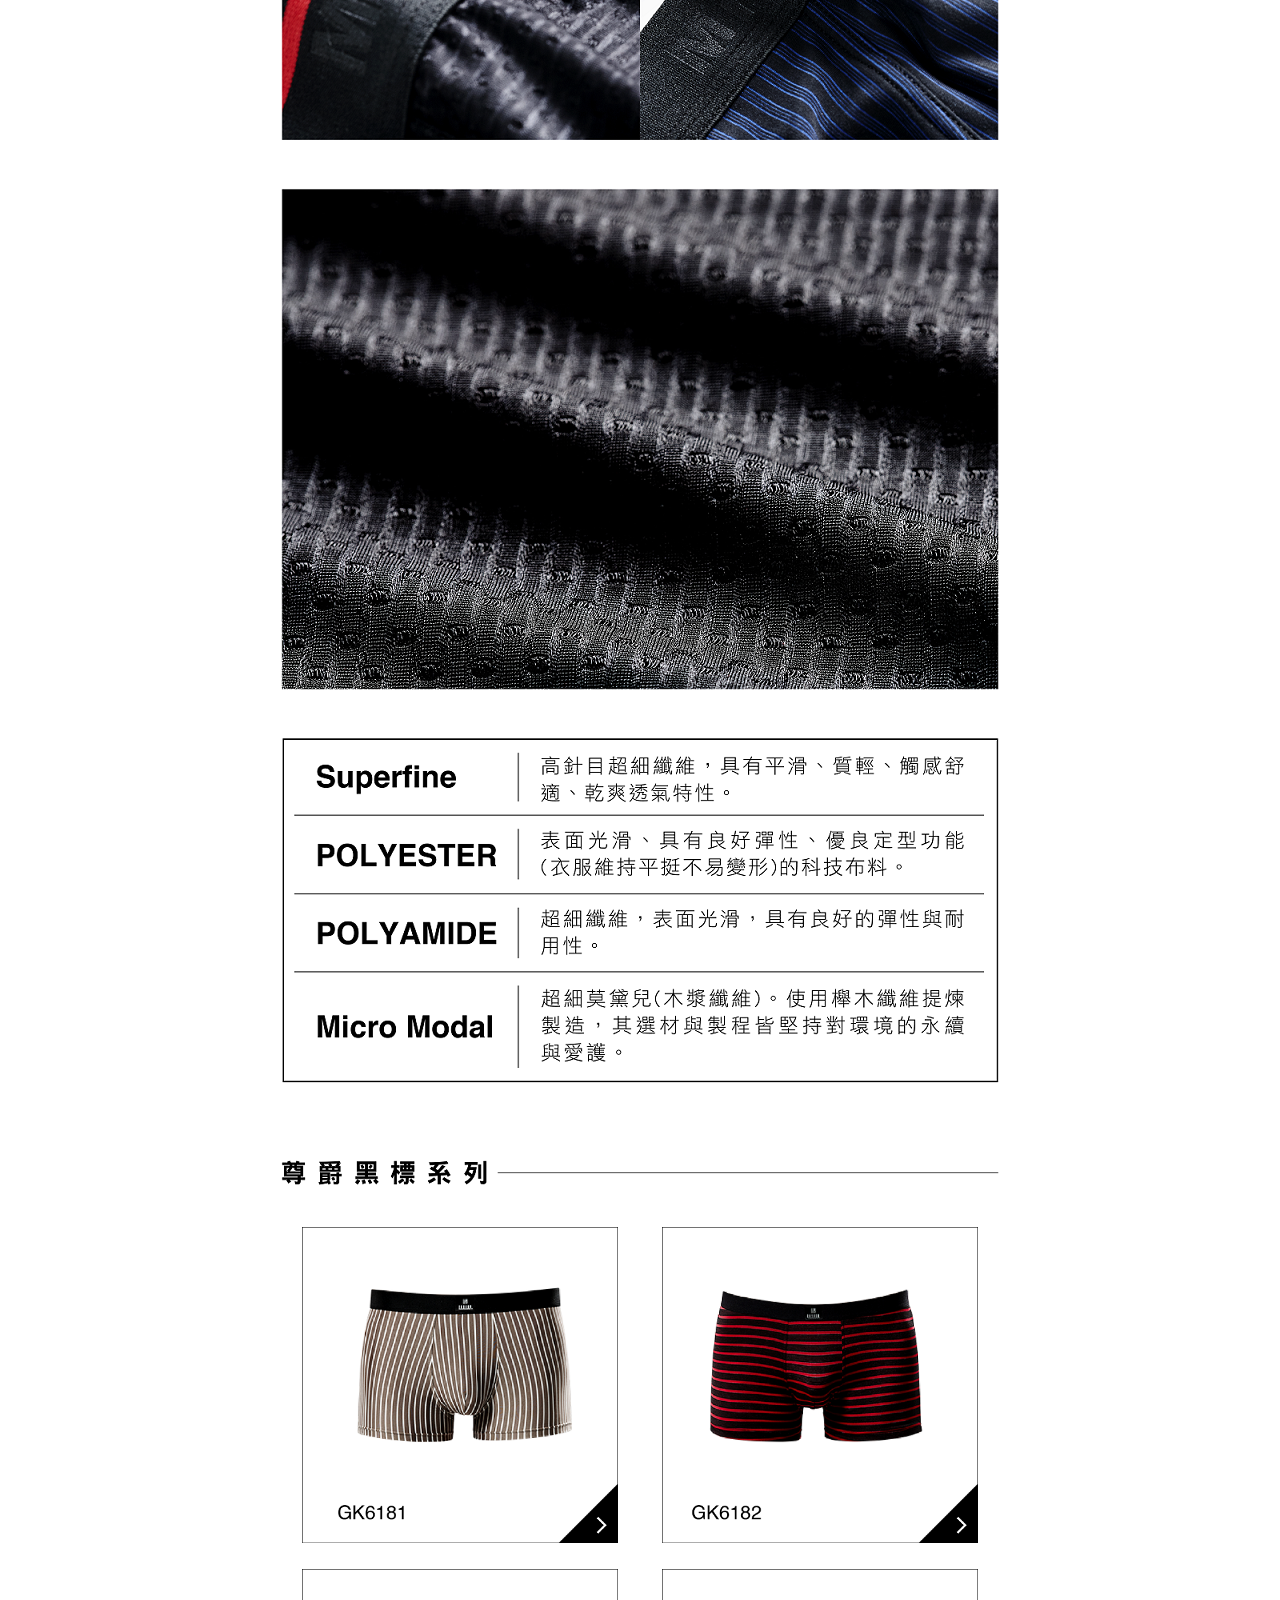
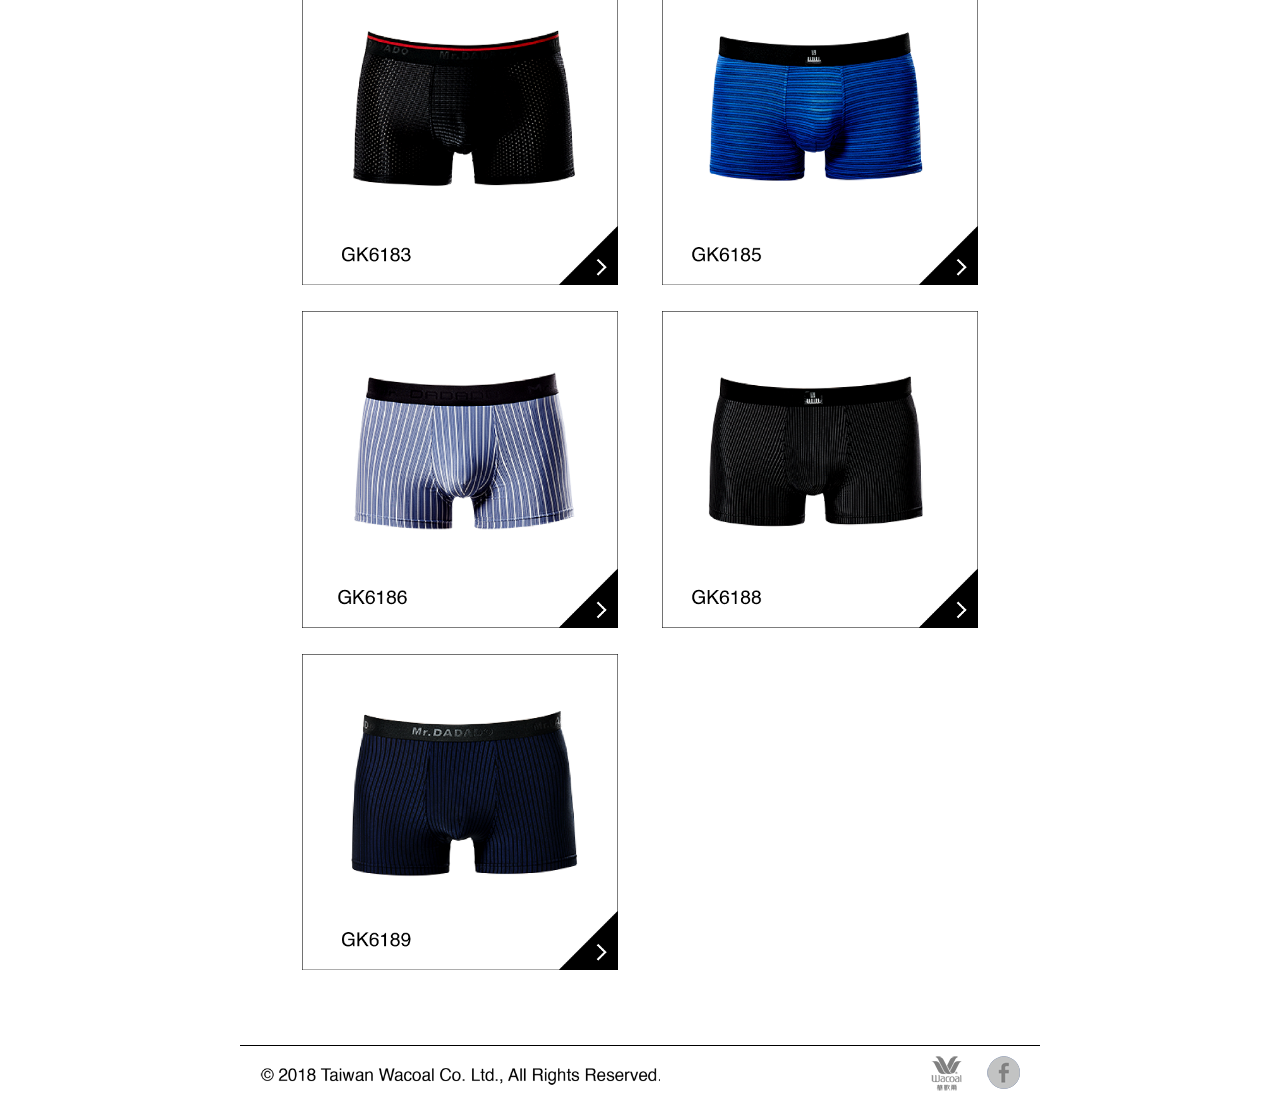
<file: dadado/p6.html>
<!DOCTYPE html>
<!-- saved from url=(0051)http://demos.jquerymobile.com/1.4.5/panel-external/ -->
<html class="ui-mobile"><head><meta http-equiv="Content-Type" content="text/html; charset=UTF-8"><!--<base href="http://demos.jquerymobile.com/1.4.5/panel-external/">--><base href=".">
	
	<meta name="viewport" content="width=device-width, initial-scale=1">
	<title>華歌爾</title>
	<link rel="stylesheet" href="css/jquery.mobile-1.4.5.min.css">
	<link rel="stylesheet" href="css/jqm-demos.css">
	<script src="js/jquery.js"></script>
	
	<script type="text/javascript" src="js/001.js"></script>
	<script>
	$(function(){
		$(window).load(function(){
			$(window).bind('scroll resize', function(){
				var $this = $(this);
				var $this_Top=$this.scrollTop();
				
				if($this_Top < 300){
					$('#goTop').addClass("hidden");
					}
				if($this_Top > 300){
					$('#goTop').removeClass("hidden");
							
				}
			}).scroll();
		});
	});
	</script>
</head>
<body class="ui-mobile-viewport ui-overlay-a" style="" id="ui-page-top">
	<div class="jqm-demos ui-page ui-page-theme-a ui-page-active" tabindex="0" style="">
		<div class="content05">
			<div class="menubar">
				<div class="logo"><a href="index.html"><img src="images/logo.png"/></a></div>
				<div id="menubtn"><div id="menuimg"></div></div>
				<div class="dropdown js" id="nav">
					<div class="dropdown01">
					  <div><a href="story.html"><img src="images/menu01.png"/></a></div>
					  <div><a href="p1.html"><img src="images/menu02.png"/></a></div>
					  <div><a href="p2.html"><img src="images/menu03.png"/></a></div>
					  <div><a href="p3.html"><img src="images/menu04.png"/></a></div>
					  <div><a href="p4.html"><img src="images/menu05.png"/></a></div>
					  <div><a href="p5.html"><img src="images/menu06.png"/></a></div>
					  <div class="underline2"><a href="p6.html"><img src="images/menu08.png"/></a></div>
					  <div><a href="p7.html"><img src="images/menu07.png"/></a></div>
					  <div class="dropdown02">
						<div class="menulogo2">
							<div class="menulogo2top"><a href="https://www.wacoal.com.tw/"><img src="images/menulogo2.png"/></a></div>
							<div><img src="images/menulogo2-1.png"/></div>
						</div>
						<div class="menulogo2">
							<div class="menulogo2top"><a href="https://www.facebook.com/wacoalfans/"><img src="images/menulogo3.png"/></a></div>
							<div><img src="images/menulogo3-1.png"/></div>
						</div>
						<div style="clear:both;"></div>
					  </div>
					</div>
				</div>
			</div>
			<div>
				<div class="content02">
					<img src="images/page51.png"/>
				</div>
				<div class="content02">
					<img src="images/page52.png"/>
				</div>
				<div class="content02">
					<img src="images/page53.png"/>
				</div>
				<div class="content02">
					<img src="images/title06.png"/>
				</div>
				<div class="content03">
					<div class="row">
						<div class="product"><a href="pin6.html#p01"><img src="images/product51.png"/></a></div>
						<div class="product"><a href="pin6.html#p02"><img src="images/product52.png"/></a></div>
						<div class="product"><a href="pin6.html#p03"><img src="images/product53.png"/></a></div>
						<div class="product"><a href="pin6.html#p04"><img src="images/product54.png"/></a></div>
						<div class="product"><a href="pin6.html#p05"><img src="images/product55.png"/></a></div>
						<div class="product"><a href="pin6.html#p06"><img src="images/product56.png"/></a></div>
						<div class="product"><a href="pin6.html#p07"><img src="images/product57.png"/></a></div>
						<div class="clear"></div>
					</div>
				</div>
			</div>
			<footer class="footer2">
				<div class="footerleft"><img src="images/copyright.png"/></div><a href="https://www.facebook.com/wacoalfans/"><img src="images/footerfb.png"/></a><a href="https://www.wacoal.com.tw/"><img src="images/footerlogo.png"/></a>
			</footer>
		</div>
	</div><!-- /page -->
	<!-- rightpanel3  -->
	<script>
		$("#menubtn").click(function(){
			$("#nav").toggle();
			$('#menuimg').toggle(
                function(){
                    $(this).css("display","block");
					$(this).css("background-image","url(../images/menu.png)");
                },
                function(){
					$(this).css("display","block");
					$(this).css("background-image","images/menu.png");
                }
                );
		}
		);
    </script>
	<div id="goTop" class="gototop3"></div>
</body>
</html>
</file>
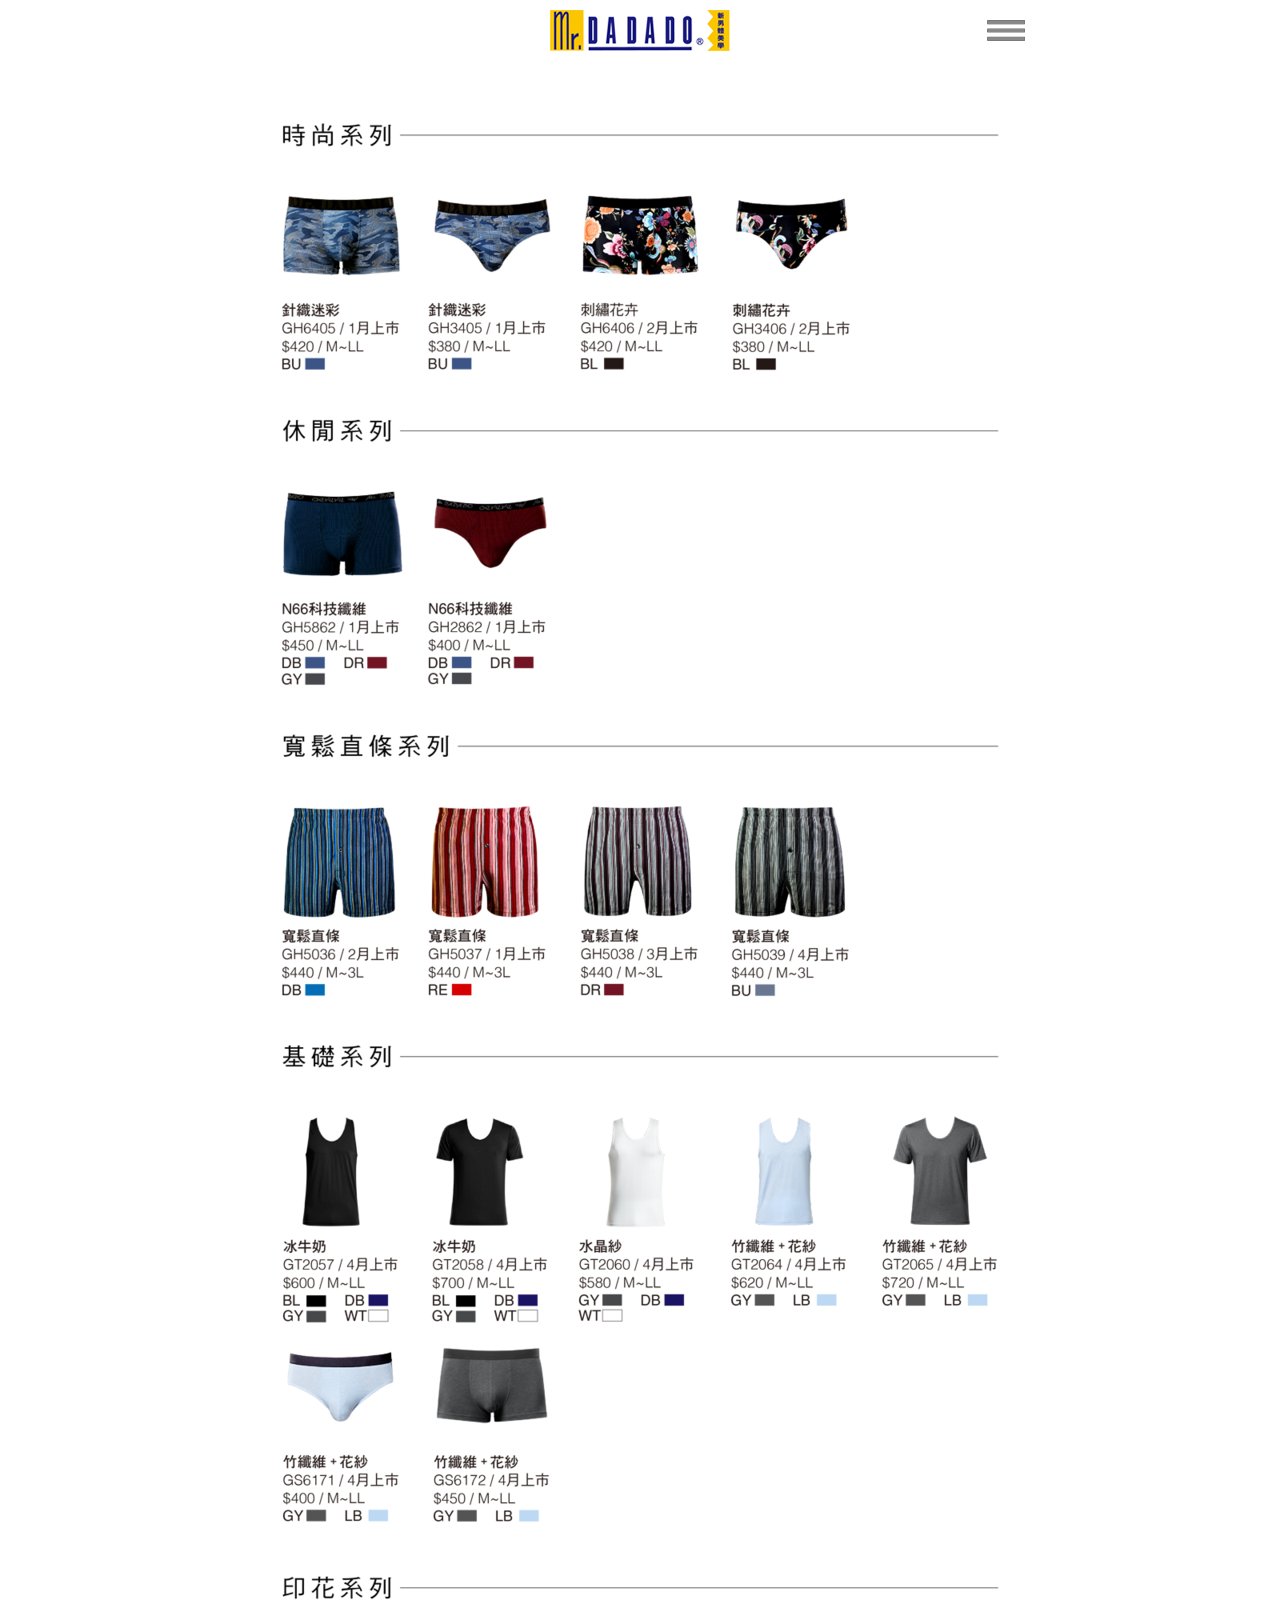
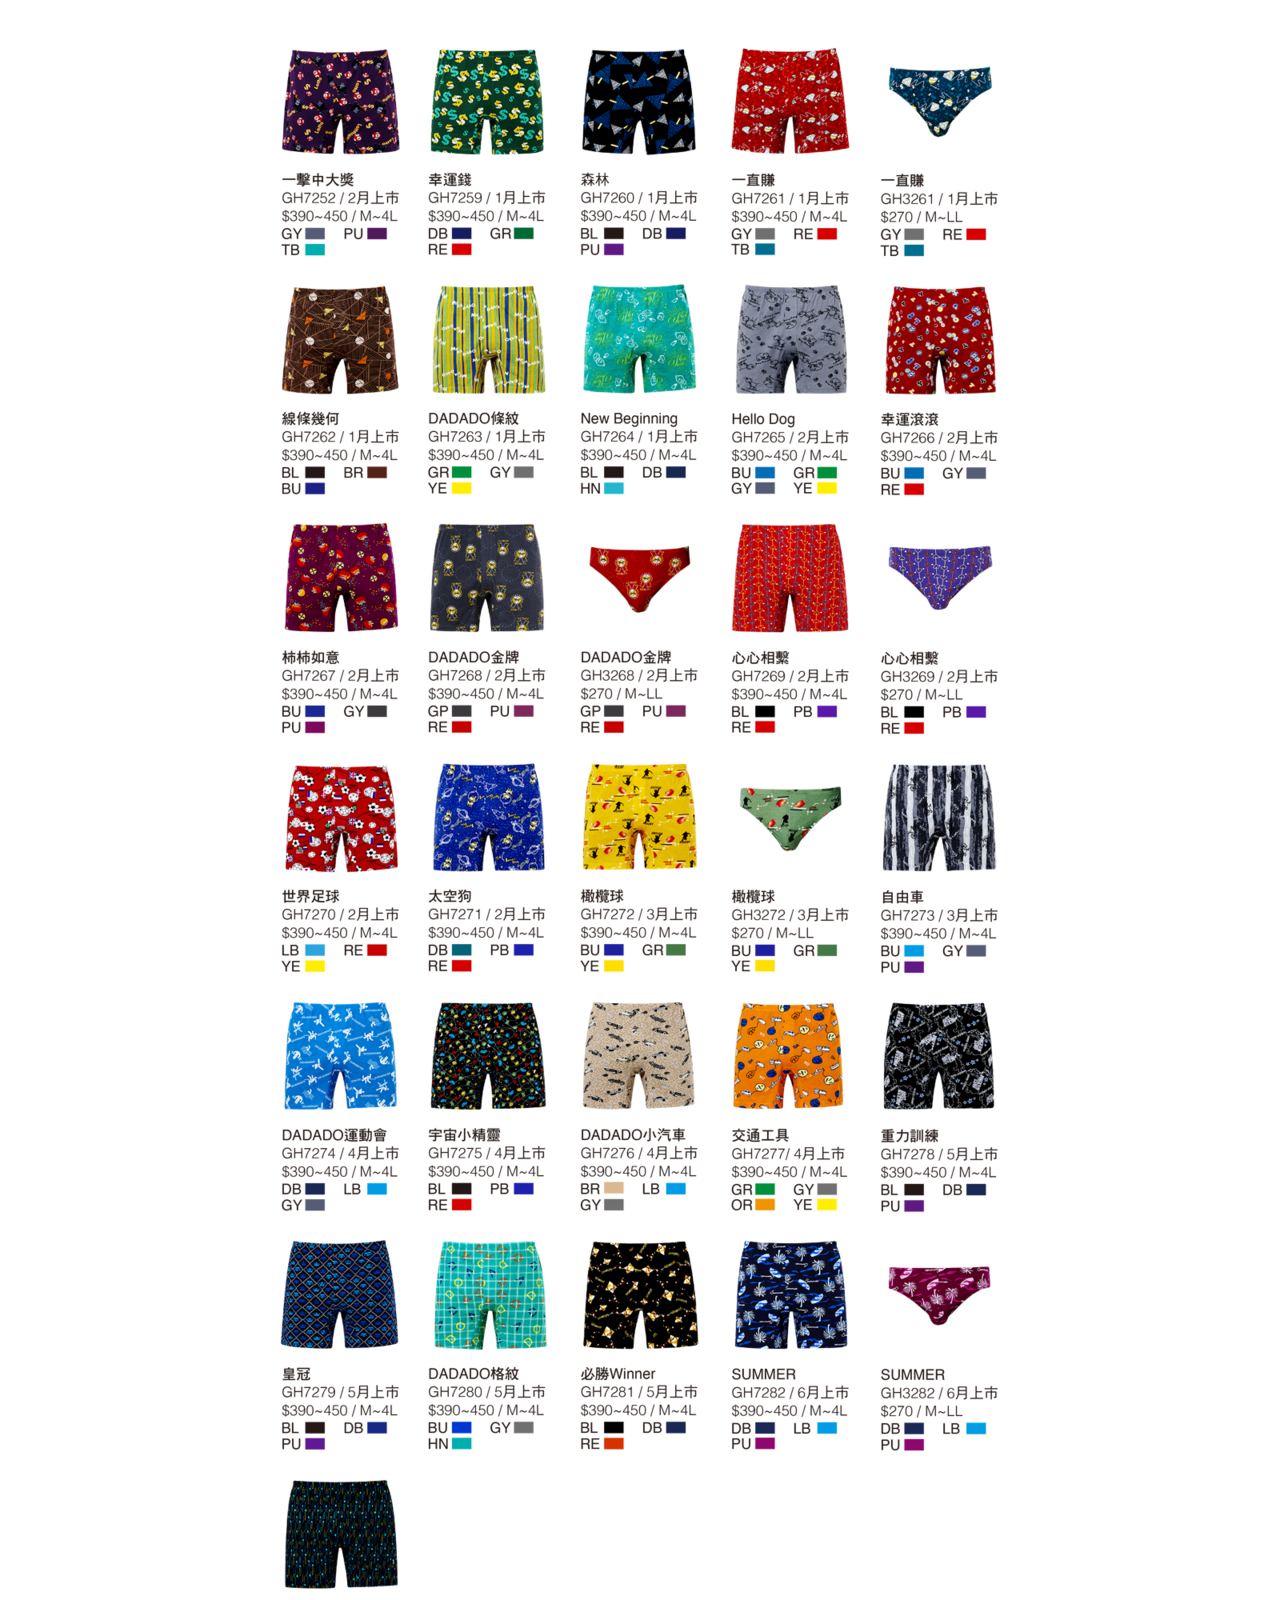
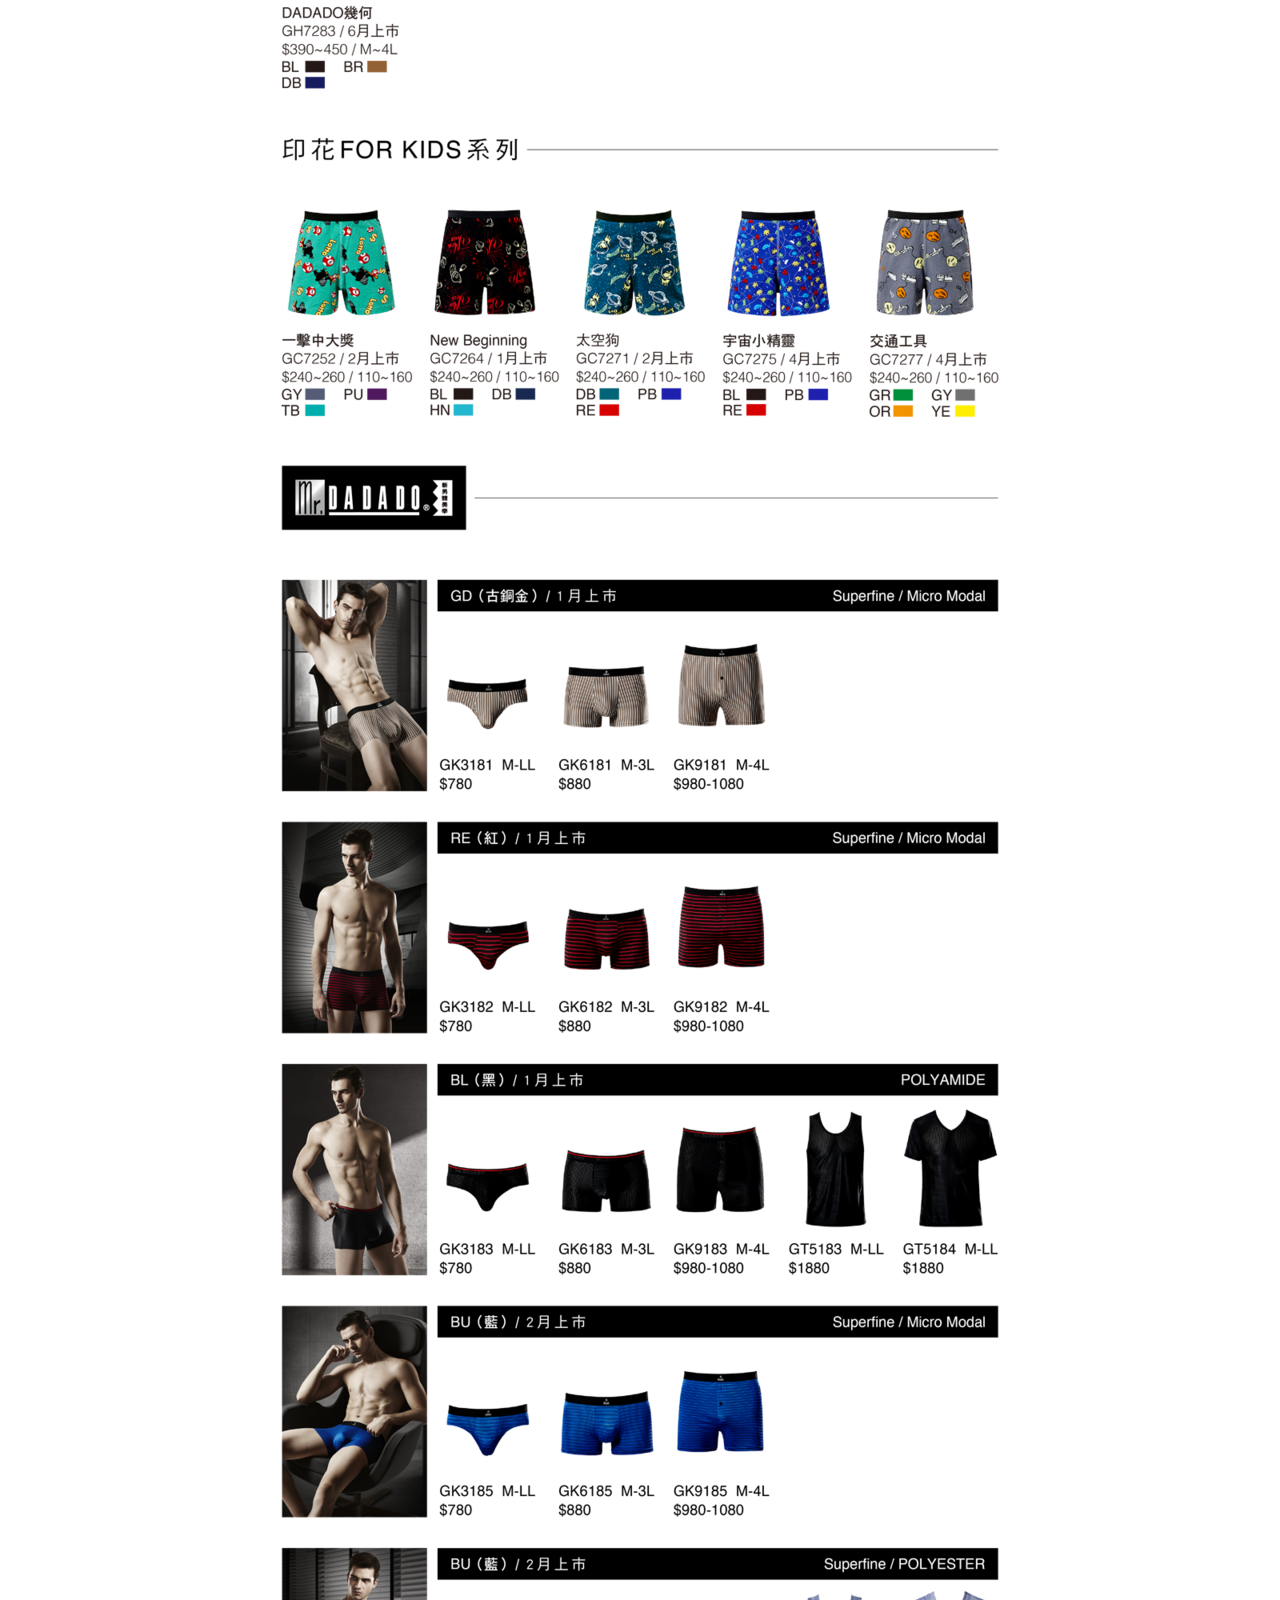
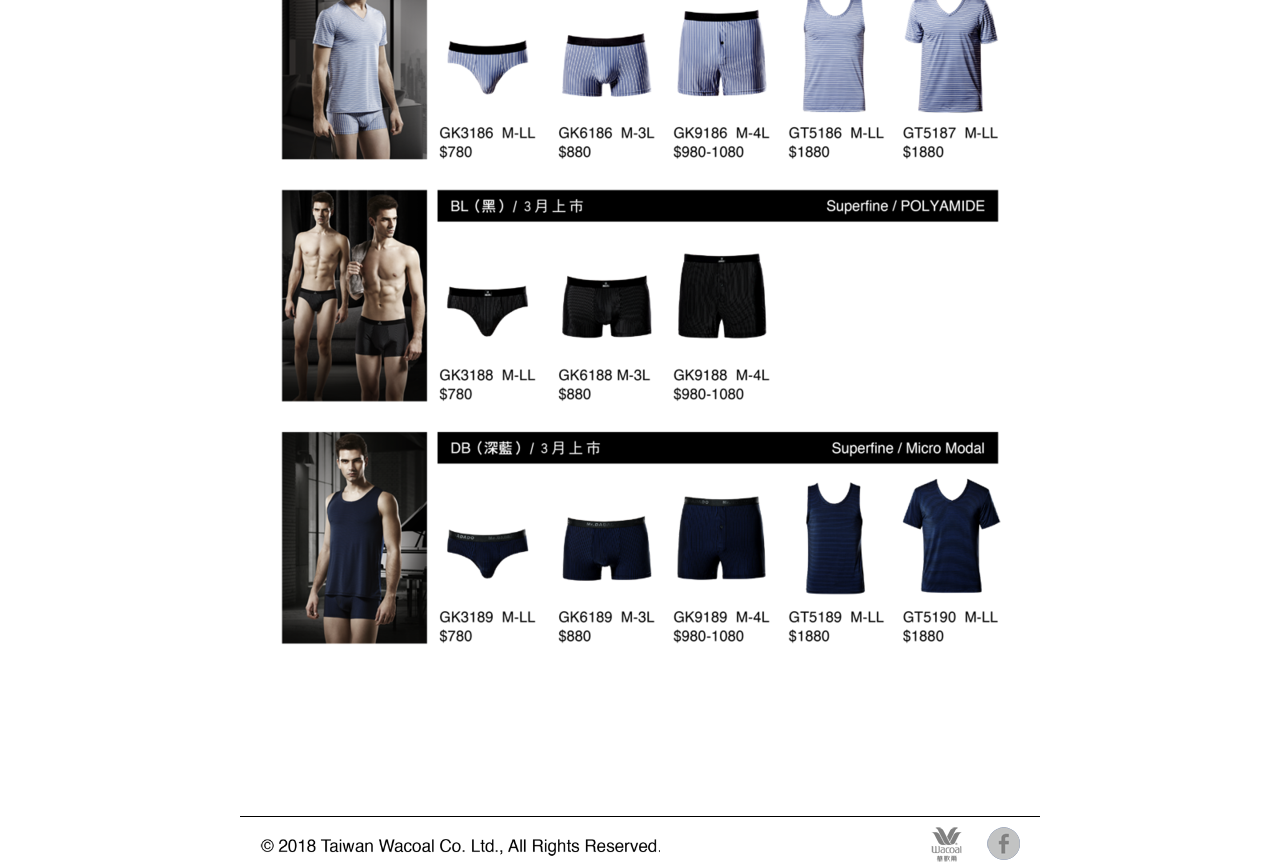
<file: dadado/p7.html>
<!DOCTYPE html>
<!-- saved from url=(0051)http://demos.jquerymobile.com/1.4.5/panel-external/ -->
<html class="ui-mobile"><head><meta http-equiv="Content-Type" content="text/html; charset=UTF-8"><!--<base href="http://demos.jquerymobile.com/1.4.5/panel-external/">--><base href=".">
	
	<meta name="viewport" content="width=device-width, initial-scale=1">
	<title>華歌爾</title>
	<link rel="stylesheet" href="css/jquery.mobile-1.4.5.min.css">
	<link rel="stylesheet" href="css/jqm-demos.css">
	<script src="js/jquery.js"></script>
	
	<script type="text/javascript" src="js/001.js"></script>
	<script>
	$(function(){
		$(window).load(function(){
			$(window).bind('scroll resize', function(){
				var $this = $(this);
				var $this_Top=$this.scrollTop();
				
				if($this_Top < 300){
					$('#goTop').addClass("hidden");
					}
				if($this_Top > 300){
					$('#goTop').removeClass("hidden");
							
				}
			}).scroll();
		});
	});
	</script>
</head>
<body class="ui-mobile-viewport ui-overlay-a" style="" id="ui-page-top">
	<div class="jqm-demos ui-page ui-page-theme-a ui-page-active" tabindex="0" style="">
		<div class="content05">
			<div class="menubar">
				<div class="logo"><a href="index.html"><img src="images/logo.png"/></a></div>
				<div id="menubtn"><div id="menuimg"></div></div>
				<div class="dropdown js" id="nav">
					<div class="dropdown01">
					  <div><a href="story.html"><img src="images/menu01.png"/></a></div>
					  <div><a href="p1.html"><img src="images/menu02.png"/></a></div>
					  <div><a href="p2.html"><img src="images/menu03.png"/></a></div>
					  <div><a href="p3.html"><img src="images/menu04.png"/></a></div>
					  <div><a href="p4.html"><img src="images/menu05.png"/></a></div>
					  <div><a href="p5.html"><img src="images/menu06.png"/></a></div>
					  <div class="underline2"><a href="p6.html"><img src="images/menu08.png"/></a></div>
					  <div><a href="p7.html"><img src="images/menu07.png"/></a></div>
					  <div class="dropdown02">
						<div class="menulogo2">
							<div class="menulogo2top"><a href="https://www.wacoal.com.tw/"><img src="images/menulogo2.png"/></a></div>
							<div><img src="images/menulogo2-1.png"/></div>
						</div>
						<div class="menulogo2">
							<div class="menulogo2top"><a href="https://www.facebook.com/wacoalfans/"><img src="images/menulogo3.png"/></a></div>
							<div><img src="images/menulogo3-1.png"/></div>
						</div>
						<div style="clear:both;"></div>
					  </div>
					</div>
				</div>
			</div>
			<div>
				<div class="content02">
					<img src="images/page10.png"/>
				</div>
			</div>
			<footer class="footer2">
				<div class="footerleft"><img src="images/copyright.png"/></div><a href="https://www.facebook.com/wacoalfans/"><img src="images/footerfb.png"/></a><a href="https://www.wacoal.com.tw/"><img src="images/footerlogo.png"/></a>
			</footer>
		</div>
	</div><!-- /page -->
	<!-- rightpanel3  -->
	<script>
		$("#menubtn").click(function(){
			$("#nav").toggle();
			$('#menuimg').toggle(
                function(){
                    $(this).css("display","block");
					$(this).css("background-image","url(../images/menu.png)");
                },
                function(){
					$(this).css("display","block");
					$(this).css("background-image","images/menu.png");
                }
                );
		}
		);
    </script>
	<div id="goTop" class="gototop3"></div>
</body>
</html>
</file>
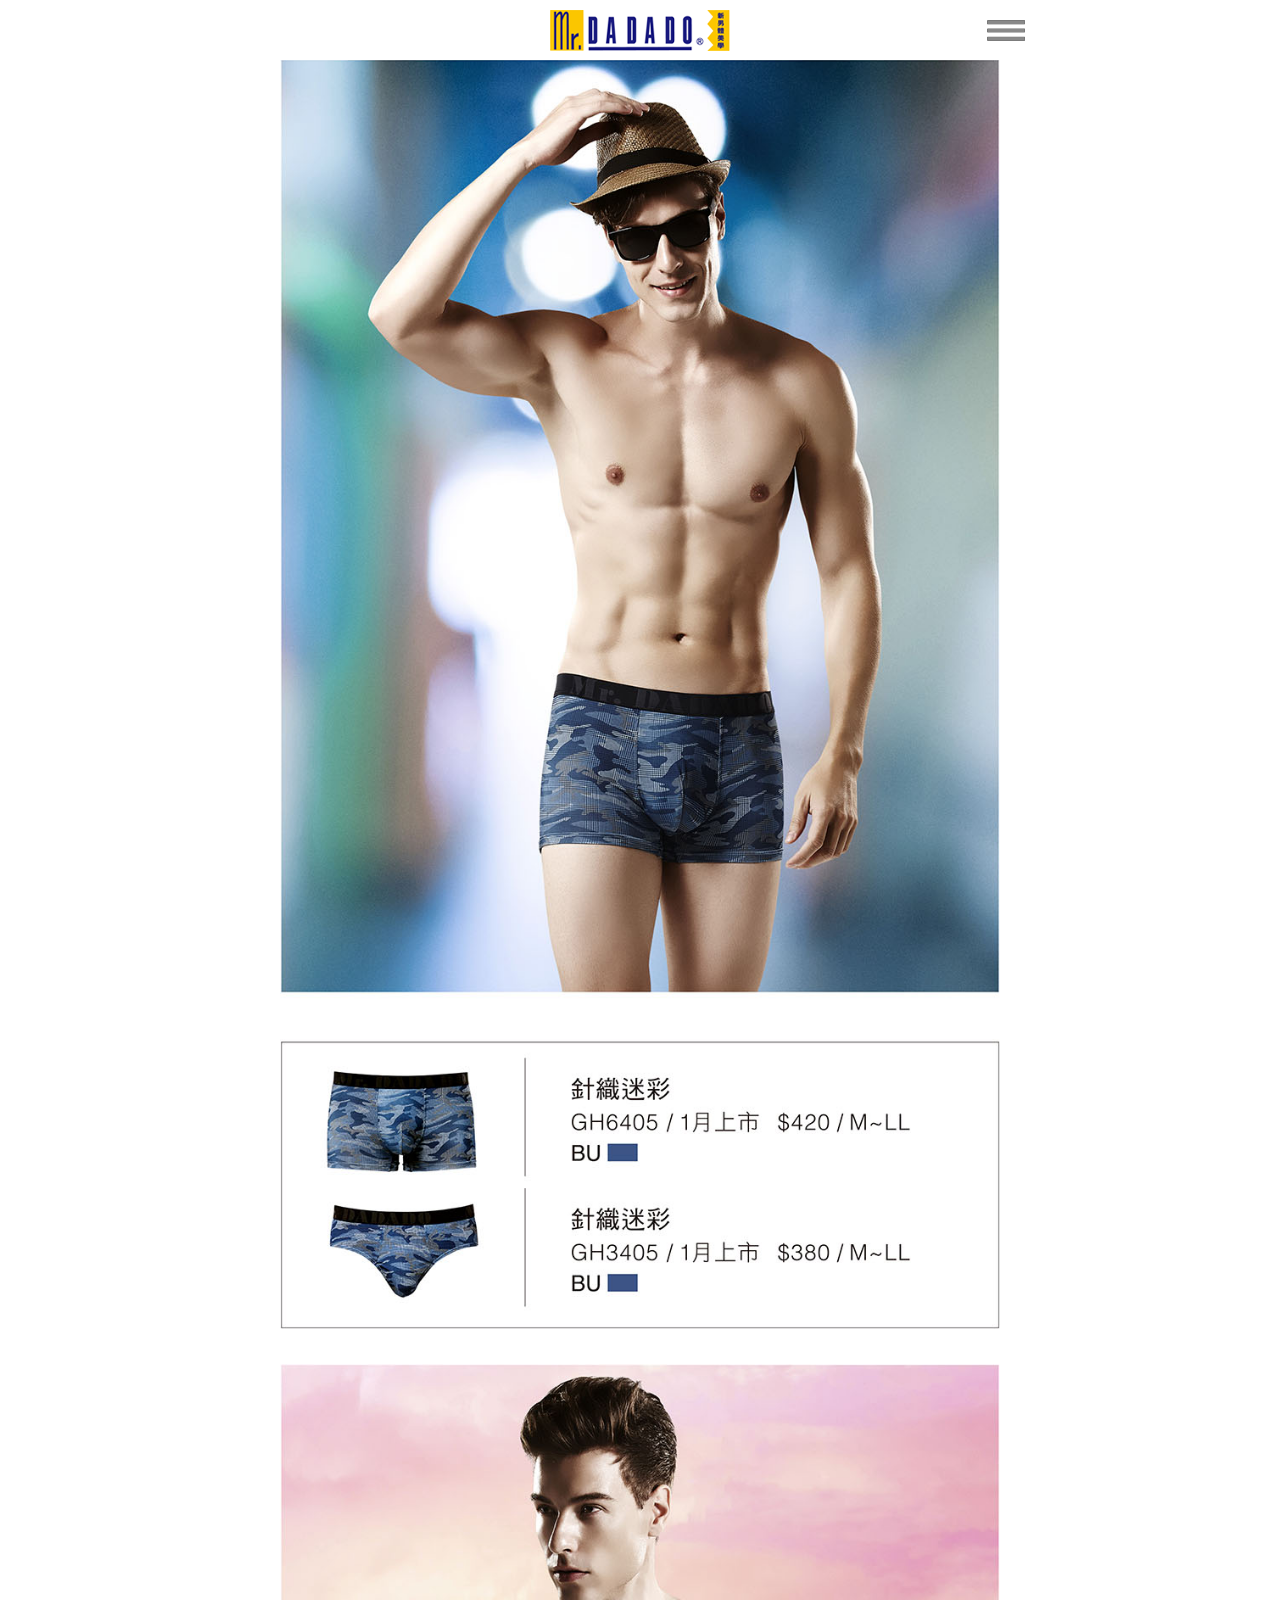
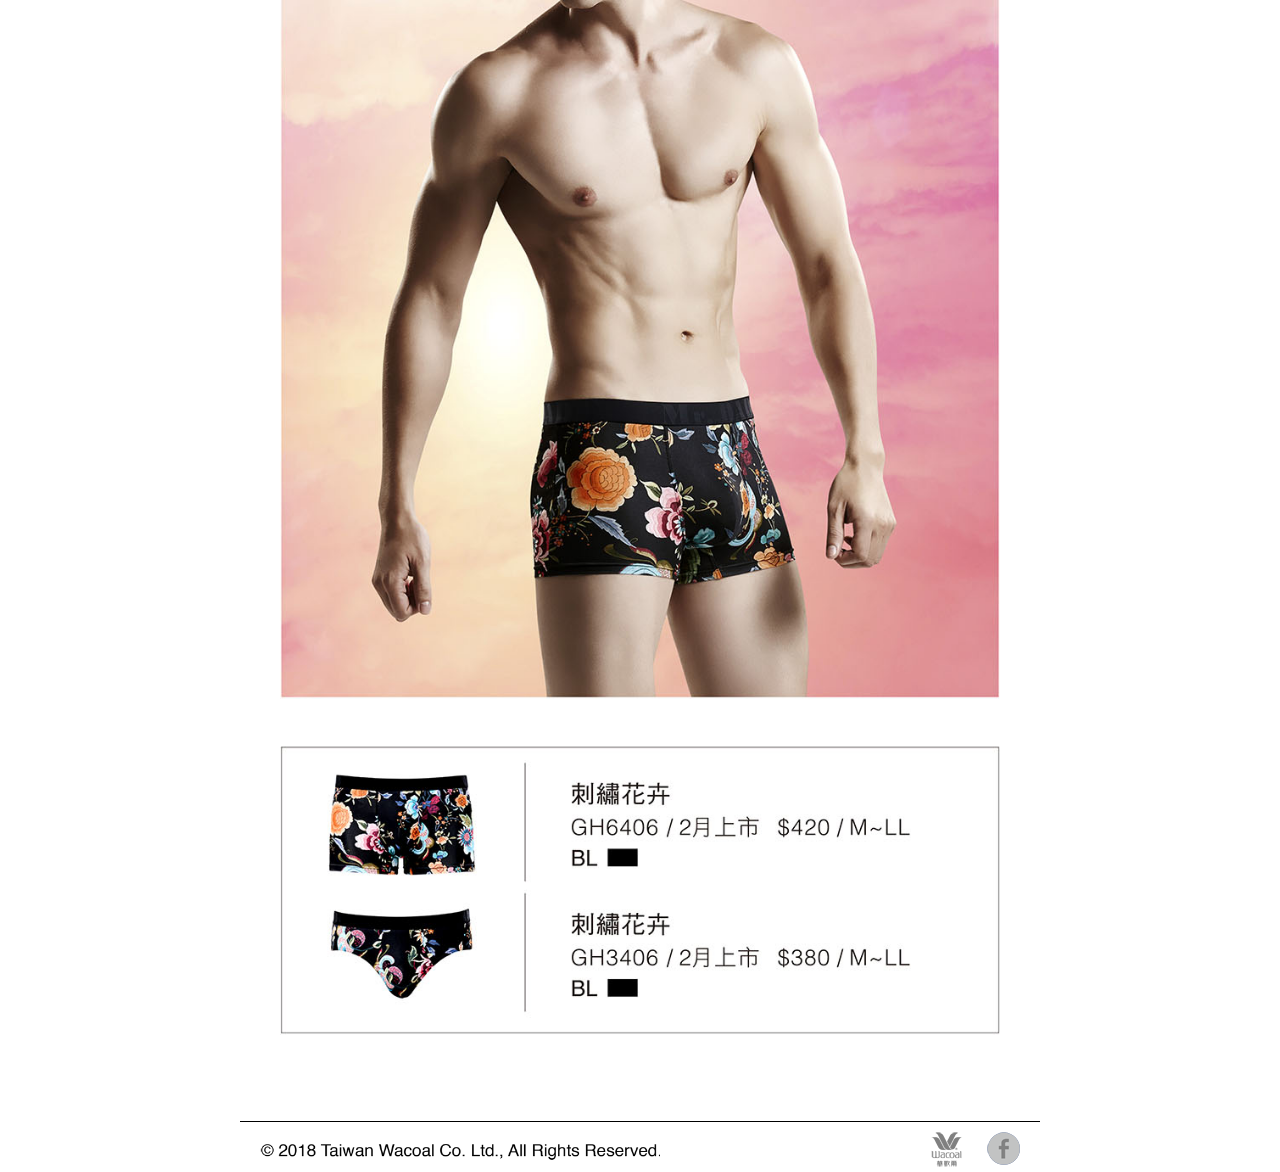
<file: dadado/pin1.html>
<!DOCTYPE html>
<!-- saved from url=(0051)http://demos.jquerymobile.com/1.4.5/panel-external/ -->
<html class="ui-mobile"><head><meta http-equiv="Content-Type" content="text/html; charset=UTF-8"><!--<base href="http://demos.jquerymobile.com/1.4.5/panel-external/">--><base href=".">
	
	<meta name="viewport" content="width=device-width, initial-scale=1">
	<title>華歌爾</title>
	<link rel="stylesheet" href="css/jquery.mobile-1.4.5.min.css">
	<link rel="stylesheet" href="css/jqm-demos.css">
	<script src="js/jquery.js"></script>
	
	<script type="text/javascript" src="js/001.js"></script>
	<script>
	$(function(){
		$(window).load(function(){
			$(window).bind('scroll resize', function(){
				var $this = $(this);
				var $this_Top=$this.scrollTop();
				
				if($this_Top < 300){
					$('#goTop').addClass("hidden");
					}
				if($this_Top > 300){
					$('#goTop').removeClass("hidden");
							
				}
			}).scroll();
		});
	});
	</script>
</head>
<body class="ui-mobile-viewport ui-overlay-a" style="" id="ui-page-top">
	<div class="jqm-demos ui-page ui-page-theme-a ui-page-active" tabindex="0" style="">
		<div class="content05">
			<div class="menubar">
				<div class="logo"><a href="index.html"><img src="images/logo.png"/></a></div>
				<div id="menubtn"><div id="menuimg"></div></div>
				<div class="dropdown js" id="nav">
					<div class="dropdown01">
					  <div><a href="story.html"><img src="images/menu01.png"/></a></div>
					  <div><a href="p1.html"><img src="images/menu02.png"/></a></div>
					  <div><a href="p2.html"><img src="images/menu03.png"/></a></div>
					  <div><a href="p3.html"><img src="images/menu04.png"/></a></div>
					  <div><a href="p4.html"><img src="images/menu05.png"/></a></div>
					  <div><a href="p5.html"><img src="images/menu06.png"/></a></div>
					  <div class="underline2"><a href="p6.html"><img src="images/menu08.png"/></a></div>
					  <div><a href="p7.html"><img src="images/menu07.png"/></a></div>
					  <div class="dropdown02">
						<div class="menulogo2">
							<div class="menulogo2top"><a href="https://www.wacoal.com.tw/"><img src="images/menulogo2.png"/></a></div>
							<div><img src="images/menulogo2-1.png"/></div>
						</div>
						<div class="menulogo2">
							<div class="menulogo2top"><a href="https://www.facebook.com/wacoalfans/"><img src="images/menulogo3.png"/></a></div>
							<div><img src="images/menulogo3-1.png"/></div>
						</div>
						<div style="clear:both;"></div>
					  </div>
					</div>
				</div>
			</div>
			<div>
				<div class="content04" id="p01">
					<img src="images/productin01.png"/>
				</div>
				<div class="content04" id="p02">
					<img src="images/productin02.png"/>
				</div>
			</div>
			<footer class="footer3">
				<div class="footerleft"><img src="images/copyright.png"/></div><a href="https://www.facebook.com/wacoalfans/"><img src="images/footerfb.png"/></a><a href="https://www.wacoal.com.tw/"><img src="images/footerlogo.png"/></a>
			</footer>
		</div>
	</div><!-- /page -->
	<!-- rightpanel3  -->
	<script>
		$("#menubtn").click(function(){
			$("#nav").toggle();
			$('#menuimg').toggle(
                function(){
                    $(this).css("display","block");
					$(this).css("background-image","url(../images/menu.png)");
                },
                function(){
					$(this).css("display","block");
					$(this).css("background-image","images/menu.png");
                }
                );
		}
		);
    </script>
	<div id="goTop" class="gototop3"></div>
</body>
</html>
</file>
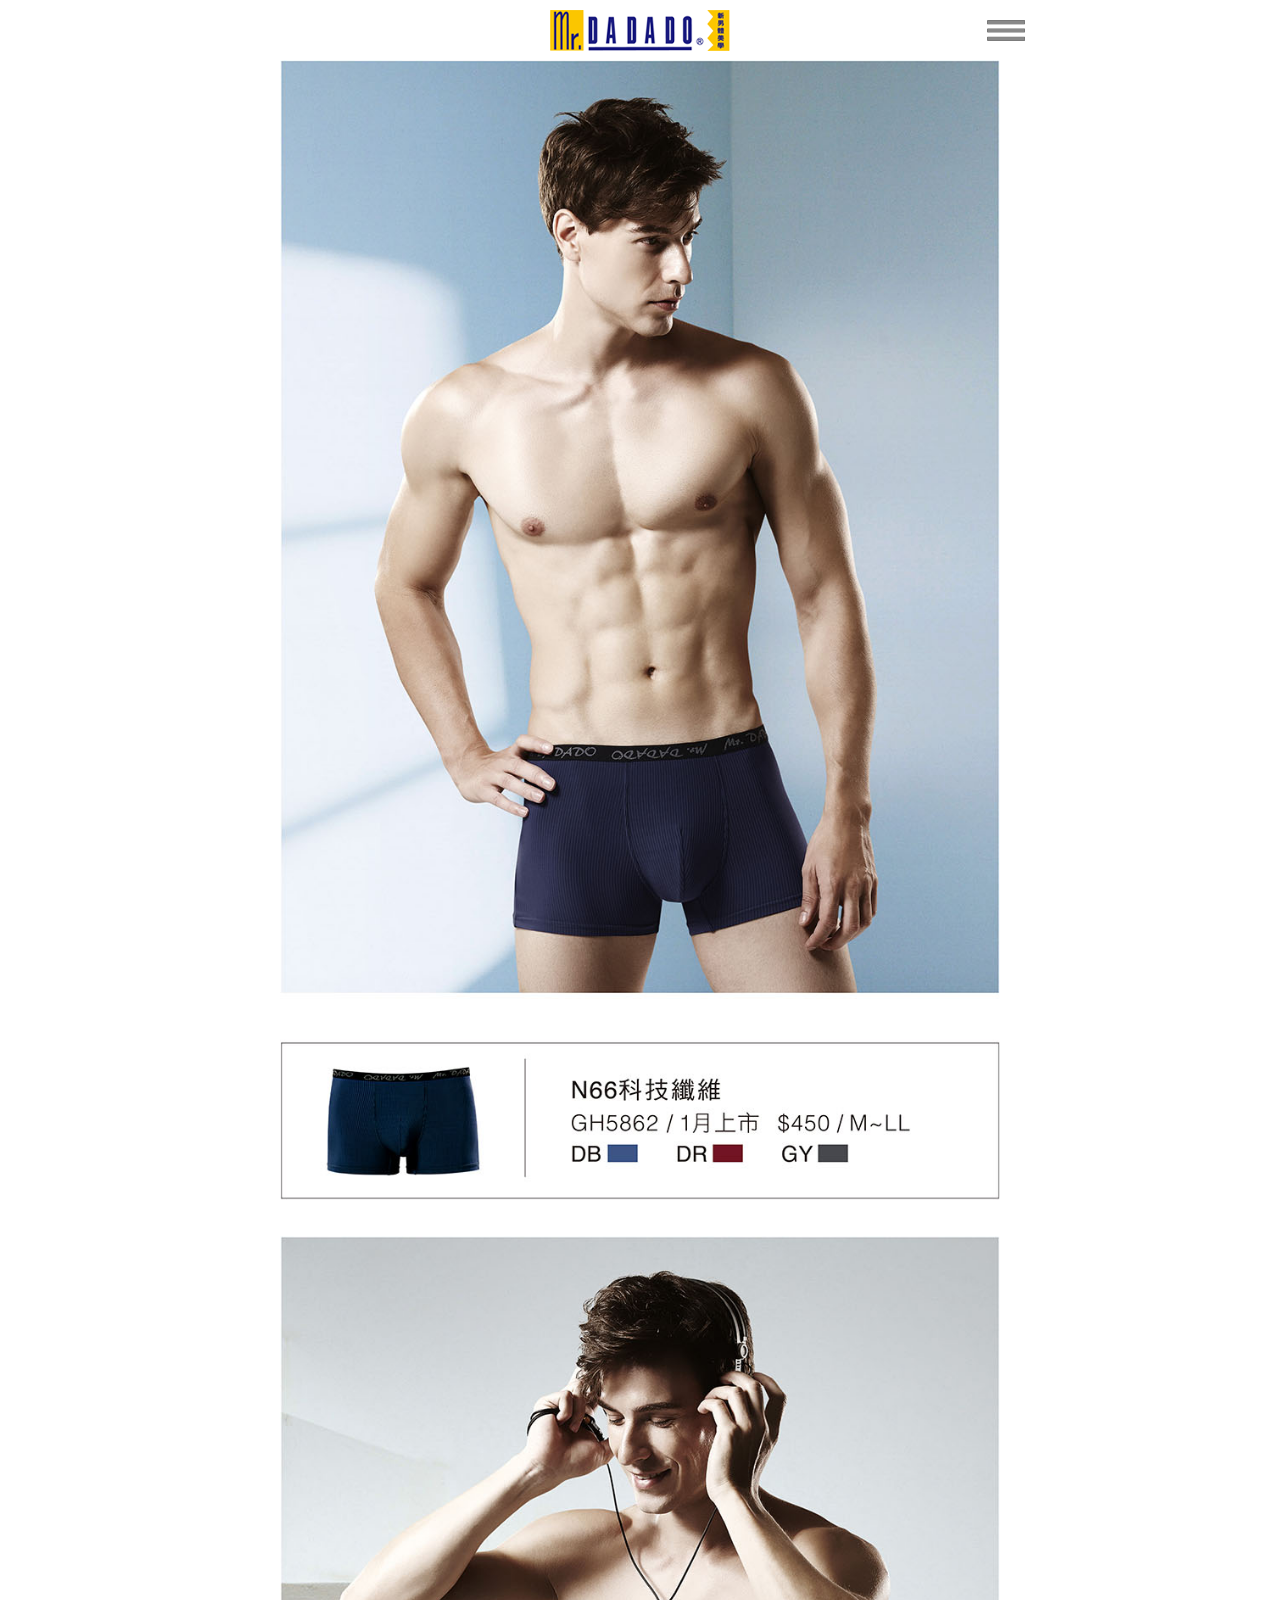
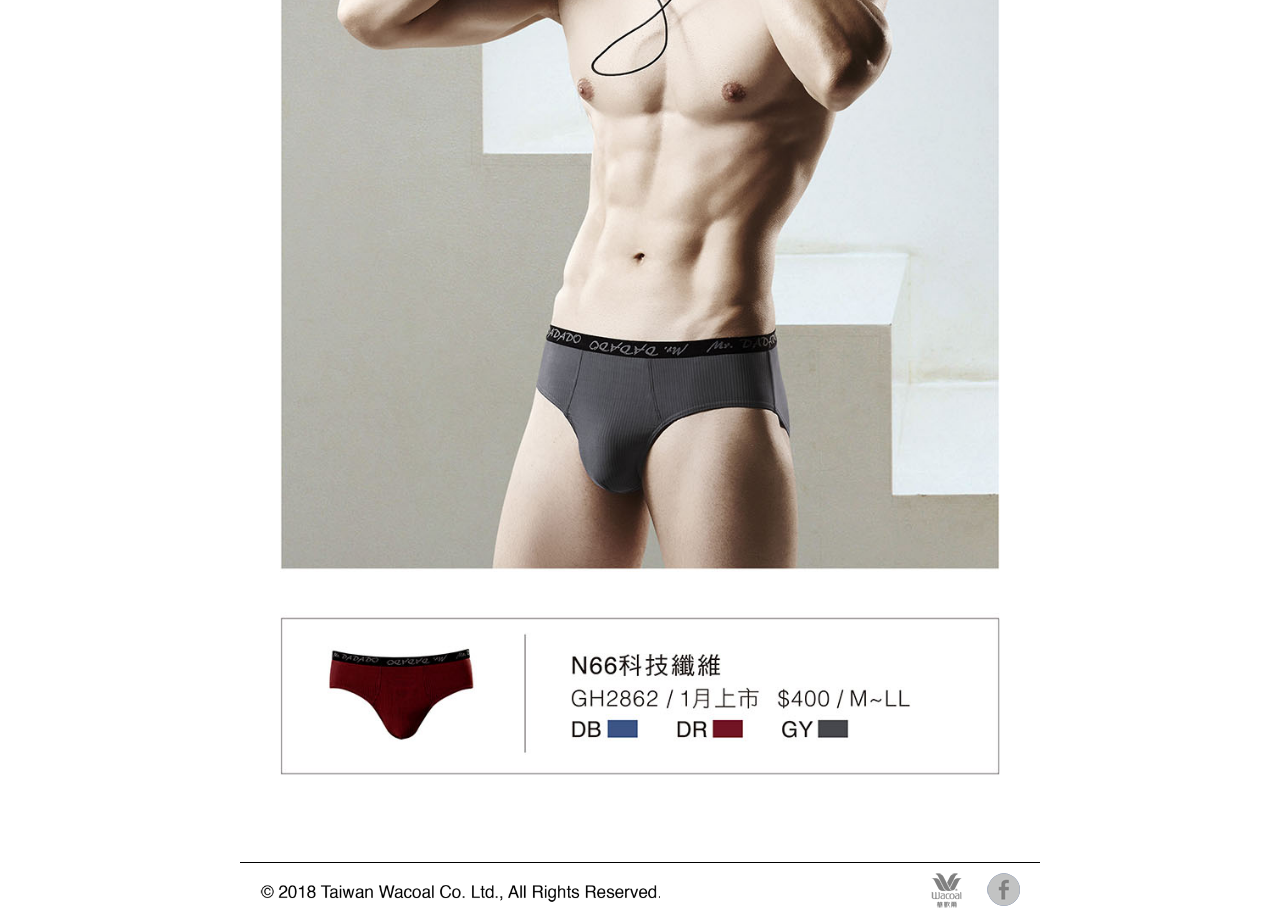
<file: dadado/pin2.html>
<!DOCTYPE html>
<!-- saved from url=(0051)http://demos.jquerymobile.com/1.4.5/panel-external/ -->
<html class="ui-mobile"><head><meta http-equiv="Content-Type" content="text/html; charset=UTF-8"><!--<base href="http://demos.jquerymobile.com/1.4.5/panel-external/">--><base href=".">
	
	<meta name="viewport" content="width=device-width, initial-scale=1">
	<title>華歌爾</title>
	<link rel="stylesheet" href="css/jquery.mobile-1.4.5.min.css">
	<link rel="stylesheet" href="css/jqm-demos.css">
	<script src="js/jquery.js"></script>
	
	<script type="text/javascript" src="js/001.js"></script>
	<script>
	$(function(){
		$(window).load(function(){
			$(window).bind('scroll resize', function(){
				var $this = $(this);
				var $this_Top=$this.scrollTop();
				
				if($this_Top < 300){
					$('#goTop').addClass("hidden");
					}
				if($this_Top > 300){
					$('#goTop').removeClass("hidden");
							
				}
			}).scroll();
		});
	});
	</script>
</head>
<body class="ui-mobile-viewport ui-overlay-a" style="" id="ui-page-top">
	<div class="jqm-demos ui-page ui-page-theme-a ui-page-active" tabindex="0" style="">
		<div class="content05">
			<div class="menubar">
				<div class="logo"><a href="index.html"><img src="images/logo.png"/></a></div>
				<div id="menubtn"><div id="menuimg"></div></div>
				<div class="dropdown js" id="nav">
					<div class="dropdown01">
					  <div><a href="story.html"><img src="images/menu01.png"/></a></div>
					  <div><a href="p1.html"><img src="images/menu02.png"/></a></div>
					  <div><a href="p2.html"><img src="images/menu03.png"/></a></div>
					  <div><a href="p3.html"><img src="images/menu04.png"/></a></div>
					  <div><a href="p4.html"><img src="images/menu05.png"/></a></div>
					  <div><a href="p5.html"><img src="images/menu06.png"/></a></div>
					  <div class="underline2"><a href="p6.html"><img src="images/menu08.png"/></a></div>
					  <div><a href="p7.html"><img src="images/menu07.png"/></a></div>
					  <div class="dropdown02">
						<div class="menulogo2">
							<div class="menulogo2top"><a href="https://www.wacoal.com.tw/"><img src="images/menulogo2.png"/></a></div>
							<div><img src="images/menulogo2-1.png"/></div>
						</div>
						<div class="menulogo2">
							<div class="menulogo2top"><a href="https://www.facebook.com/wacoalfans/"><img src="images/menulogo3.png"/></a></div>
							<div><img src="images/menulogo3-1.png"/></div>
						</div>
						<div style="clear:both;"></div>
					  </div>
					</div>
				</div>
			</div>
			<div>
				<div class="content04" id="p01">
					<img src="images/productin11.png"/>
				</div>
				<div class="content04" id="p02">
					<img src="images/productin12.png"/>
				</div>
			</div>
			<footer class="footer3">
				<div class="footerleft"><img src="images/copyright.png"/></div><a href="https://www.facebook.com/wacoalfans/"><img src="images/footerfb.png"/></a><a href="https://www.wacoal.com.tw/"><img src="images/footerlogo.png"/></a>
			</footer>
		</div>
	</div><!-- /page -->
	<!-- rightpanel3  -->
	<script>
		$("#menubtn").click(function(){
			$("#nav").toggle();
			$('#menuimg').toggle(
                function(){
                    $(this).css("display","block");
					$(this).css("background-image","url(../images/menu.png)");
                },
                function(){
					$(this).css("display","block");
					$(this).css("background-image","images/menu.png");
                }
                );
		}
		);
    </script>
	<div id="goTop" class="gototop3"></div>
</body>
</html>
</file>
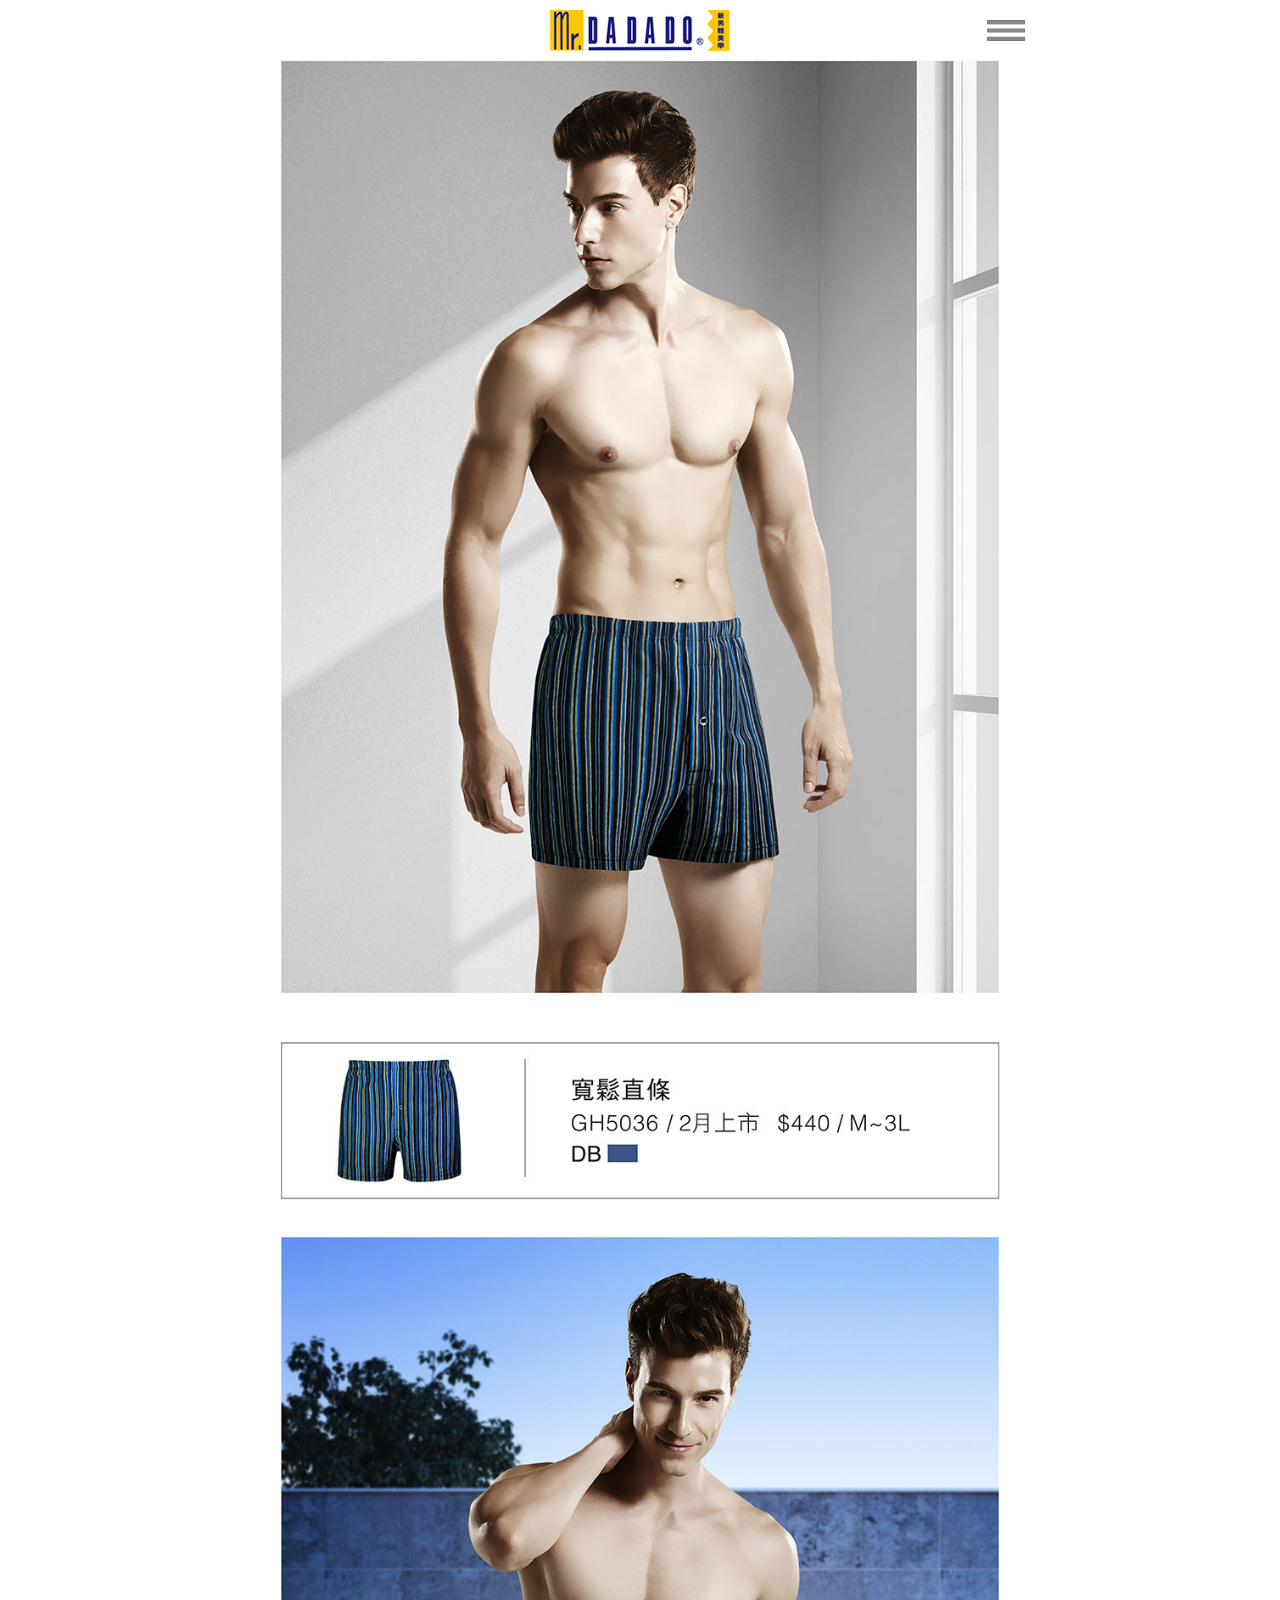
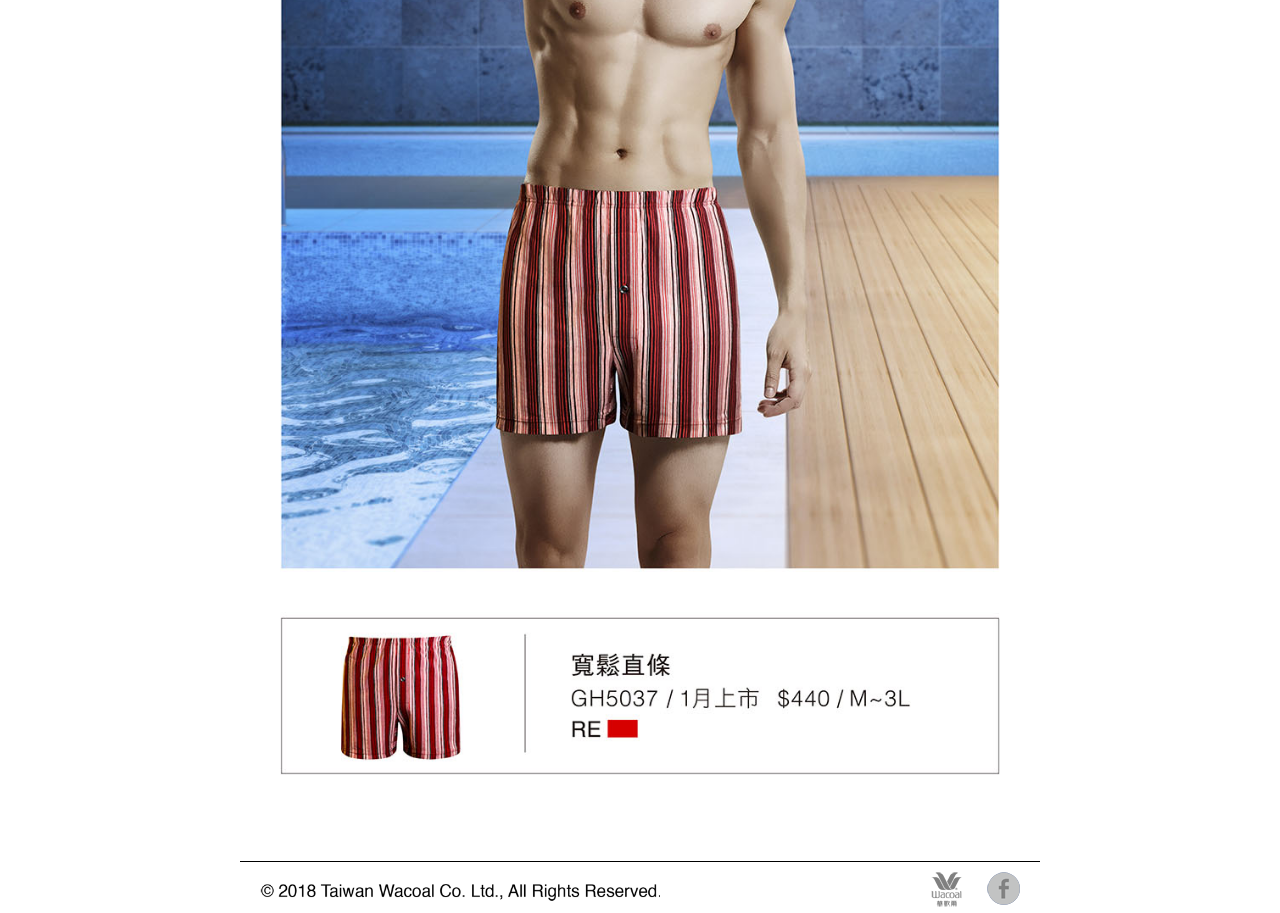
<file: dadado/pin3.html>
<!DOCTYPE html>
<!-- saved from url=(0051)http://demos.jquerymobile.com/1.4.5/panel-external/ -->
<html class="ui-mobile"><head><meta http-equiv="Content-Type" content="text/html; charset=UTF-8"><!--<base href="http://demos.jquerymobile.com/1.4.5/panel-external/">--><base href=".">
	
	<meta name="viewport" content="width=device-width, initial-scale=1">
	<title>華歌爾</title>
	<link rel="stylesheet" href="css/jquery.mobile-1.4.5.min.css">
	<link rel="stylesheet" href="css/jqm-demos.css">
	<script src="js/jquery.js"></script>
	
	<script type="text/javascript" src="js/001.js"></script>
	<script>
	$(function(){
		$(window).load(function(){
			$(window).bind('scroll resize', function(){
				var $this = $(this);
				var $this_Top=$this.scrollTop();
				
				if($this_Top < 300){
					$('#goTop').addClass("hidden");
					}
				if($this_Top > 300){
					$('#goTop').removeClass("hidden");
							
				}
			}).scroll();
		});
	});
	</script>
</head>
<body class="ui-mobile-viewport ui-overlay-a" style="" id="ui-page-top">
	<div class="jqm-demos ui-page ui-page-theme-a ui-page-active" tabindex="0" style="">
		<div class="content05">
			<div class="menubar">
				<div class="logo"><a href="index.html"><img src="images/logo.png"/></a></div>
				<div id="menubtn"><div id="menuimg"></div></div>
				<div class="dropdown js" id="nav">
					<div class="dropdown01">
					  <div><a href="story.html"><img src="images/menu01.png"/></a></div>
					  <div><a href="p1.html"><img src="images/menu02.png"/></a></div>
					  <div><a href="p2.html"><img src="images/menu03.png"/></a></div>
					  <div><a href="p3.html"><img src="images/menu04.png"/></a></div>
					  <div><a href="p4.html"><img src="images/menu05.png"/></a></div>
					  <div><a href="p5.html"><img src="images/menu06.png"/></a></div>
					  <div class="underline2"><a href="p6.html"><img src="images/menu08.png"/></a></div>
					  <div><a href="p7.html"><img src="images/menu07.png"/></a></div>
					  <div class="dropdown02">
						<div class="menulogo2">
							<div class="menulogo2top"><a href="https://www.wacoal.com.tw/"><img src="images/menulogo2.png"/></a></div>
							<div><img src="images/menulogo2-1.png"/></div>
						</div>
						<div class="menulogo2">
							<div class="menulogo2top"><a href="https://www.facebook.com/wacoalfans/"><img src="images/menulogo3.png"/></a></div>
							<div><img src="images/menulogo3-1.png"/></div>
						</div>
						<div style="clear:both;"></div>
					  </div>
					</div>
				</div>
			</div>
			<div>
				<div class="content04" id="p01">
					<img src="images/productin21.png"/>
				</div>
				<div class="content04" id="p02">
					<img src="images/productin22.png"/>
				</div>
			</div>
			<footer class="footer3">
				<div class="footerleft"><img src="images/copyright.png"/></div><a href="https://www.facebook.com/wacoalfans/"><img src="images/footerfb.png"/></a><a href="https://www.wacoal.com.tw/"><img src="images/footerlogo.png"/></a>
			</footer>
		</div>
	</div><!-- /page -->
	<!-- rightpanel3  -->
	<script>
		$("#menubtn").click(function(){
			$("#nav").toggle();
			$('#menuimg').toggle(
                function(){
                    $(this).css("display","block");
					$(this).css("background-image","url(../images/menu.png)");
                },
                function(){
					$(this).css("display","block");
					$(this).css("background-image","images/menu.png");
                }
                );
		}
		);
    </script>
	<div id="goTop" class="gototop3"></div>
</body>
</html>
</file>
<file: dadado/css/jqm-demos.css>
/* JQM Demos custom CSS */

/* Header */
.jqm-demos .jqm-header {
	background: #fff;
	border-top: 4px solid #3eb249;
	border-bottom-color: #eee;
}
.jqm-demos .jqm-header h2 {
	padding: .4em 0 .1em;
	margin: 0 3em;
}
.jqm-demos .jqm-header h2 a {
	display: inline-block;
	text-decoration: none;
	min-height: 40px;
}
.jqm-demos .jqm-header h2 img {
	display: block;
	width: 140px;
	height: auto;
}
.jqm-demos .jqm-header h2 > img {
	display: inline-block;
}
.jqm-demos .jqm-header p {
	position: absolute;
	bottom: -2em;
	left: 1em;
	margin: 0;
	color: #666;
	font-family: 'Open Sans', sans-serif;
	font-weight: 300;
	text-transform: uppercase;
}
.jqm-demos .jqm-header .ui-btn {
	width: 2em;
	height: 2em;
	background: none;
	border: 0;
	top: 50%;
	margin-top: -1em;
	-webkit-border-radius: .3125em;
	border-radius: .3125em;
	opacity: .4;
	filter: Alpha(Opacity=40);
}

/* Footer */
.jqm-demos .jqm-footer.ui-footer {
	position: absolute;
	bottom: 0;
	padding-bottom: 0;
}
.jqm-demos .jqm-footer {
	border-top: 1px solid #3eb249;
}
.jqm-demos .jqm-footer p {
	font-size: .8em;
	color: #999;
	font-family: 'Open Sans', sans-serif;
	font-weight: 300;
	margin: 0 1.25em 1.25em;
}
.jqm-demos .jqm-footer p:first-child {
	font-size: 1em;
	color: #666;
	font-weight: 400;
	margin: 1em 1em .75em;
}

/* Content */
.jqm-demos .jqm-content {
	padding-top: 3em;
}
.jqm-demos .jqm-content > h1,
.jqm-demos .jqm-content > h2,
.jqm-demos .jqm-content > h3,
.jqm-demos .jqm-content > p,
.jqm-demos .jqm-content > ul li,
.jqm-demos .jqm-content > a {
	font-family: 'Open Sans', sans-serif;
	font-weight: 300;
}
.jqm-demos .jqm-content > h1 {
	font-size: 2.4em;
	margin: 0 0 .625em;
}
.jqm-demos .jqm-content > h2 {
	color: #3eb249;
	background-color: transparent;
	border-bottom: 1px solid #ddd;
	font-size: 1.6em;
	padding-bottom: .2em;
	margin: 0 0 .7375em;
}
.jqm-demos .jqm-content > h3 {
	color: #3eb249;
	background-color: transparent;
	font-size: 1.4em;
	margin: 0 0 1em;
}
.jqm-demos .jqm-content > p {
	font-size: 1.2em;
	line-height: 1.5;
}
.jqm-demos .jqm-content > ul:not(.jqm-list) li {
	font-size: 1.2em;
	line-height: 1.5;
}
.jqm-demos .jqm-content > p {
	margin: 0 0 1.25em;
}
.jqm-demos .jqm-content > ul,
.jqm-demos .jqm-content > ol {
	padding-left: 1.3em;
}
.jqm-demos .jqm-content > .ui-listview {
	padding-left: 0;
}
.jqm-demos .jqm-content > a,
.jqm-demos .jqm-content > p a,
.jqm-demos .jqm-content > ul:not(.jqm-list) li a {
	font-weight: 400;
	text-decoration: none;
}
.jqm-demos .jqm-content strong {
	font-weight: 700;
}
.jqm-demos .jqm-content > p strong {
	font-weight: 400;
}

/* Homepage */
.jqm-home > .jqm-content > img {
	width: 400px;
	max-width: 100%;
	display: block;
	margin: 2.5em 0;
}
.jqm-home .ui-grid-a {
	margin: 2.5em -.5em -.5em;
}
.jqm-block-content {
	margin: .5em;
	padding: 1em;
	background: #fff;
	border: 1px solid #eee;
	-webkit-border-radius: .3125em;
	border-radius: .3125em;
	font-family: 'Open Sans', sans-serif;
}
.jqm-block-content h3 {
	font-size: 1.5em;
	font-weight: 300;
	color: #3eb249;
	border-bottom: 1px solid #ddd;
	padding-bottom: .25em;
	margin: 0 0 .5em;
}
.jqm-block-content p {
	font-size: 1.1em;
	font-weight: 300;
	line-height: 1.4;
	margin: .7em 0;
}
.jqm-block-content p:last-child {
	margin-bottom: 0;
}
.jqm-block-content a:link {
	font-weight: 300;
	text-decoration: none;
}

/* Code */
.jqm-content pre,
.jqm-content code {
	font-family: "Consolas", "Bitstream Vera Sans Mono", "Courier New", Courier, monospace;
	background: #e5e5e5;
	background: rgba(0,0,0,.05);
	padding: 0 .125em;
}
.jqm-content pre {
	padding: 0 1em 1.2em;
	white-space: pre-wrap;
}
.jqm-content pre > code {
	padding: 0;
	background: none;
	font-size: .9em;
}

/* Lists */
.jqm-demos .jqm-search .jqm-list {
	margin: 0 -1em 1em;
}
.jqm-demos .jqm-list .ui-btn,
.jqm-demos .jqm-list .ui-btn:visited,
.jqm-demos .jqm-list .ui-li-divider {
	font-family: 'Open Sans', sans-serif;
	font-weight: 300;
	text-shadow: none !important;
}
.jqm-demos .jqm-list .ui-btn:hover,
.jqm-demos .jqm-list .ui-btn:active {
	color: #3388cc;
}
.jqm-demos .jqm-list .ui-btn.ui-btn-active {
	color: #fff;
}
.jqm-demos .jqm-list .ui-li-divider {
	color: #3eb249;
}

/* Navmenu */
.jqm-navmenu-panel .ui-listview > li .ui-collapsible-heading {
	margin: 0;
}
.jqm-navmenu-panel .ui-collapsible.ui-li-static {
	padding: 0;
	border: none !important;
}
.jqm-navmenu-panel .ui-collapsible + li > .ui-btn,
.jqm-navmenu-panel .ui-collapsible + .ui-collapsible > .ui-collapsible-heading > .ui-btn,
.jqm-navmenu-panel .ui-panel-inner > .ui-listview > li.ui-first-child .ui-btn {
	border-top: none !important;
}
.jqm-navmenu-panel .ui-listview .ui-listview .ui-btn {
	padding-left: 1.5em;
	color: #999;
}
.jqm-navmenu-panel .ui-listview .ui-listview .ui-btn.ui-btn-active {
	color: #fff;
}
.jqm-navmenu-panel .ui-btn:after {
	opacity: .4;
	filter: Alpha(Opacity=40);
}
.jqm-demos .jqm-navmenu-panel.jqm-panel-page-nav {
	display: none;
	position: absolute;
	top: 178px;
	left: 12px;
}
.jqm-demos .jqm-navmenu-panel.jqm-panel-page-nav ul li:first-child a{
	border-top: none;
}
/* Search */
.jqm-search-panel .ui-panel-inner {
	padding-top: 0;
}
.jqm-search-panel .ui-input-search {
	margin: 1em 0;
}
.jqm-search-panel .ui-input-search.ui-focus {
	-webkit-box-shadow: inset 0 1px 3px rgba(0,0,0,.2);
	-moz-box-shadow: inset 0 1px 3px rgba(0,0,0,.2);
	box-shadow: inset 0 1px 3px rgba(0,0,0,.2);
}
.jqm-list .jqm-search-results-keywords {
    padding: .46857em 0 0;
    font-size: .8em;
    font-weight: 300;
    color: #999;
    display: block;
	text-overflow: ellipsis;
	overflow: hidden;
	white-space: nowrap;
}
.ui-btn-active .jqm-search-results-keywords {
    color: #fff;
}
.jqm-search-results-highlight {
    color: #3388cc;
    font-weight: 400;
}
.ui-btn-active .jqm-search-results-highlight {
    color: #fff;
    font-weight: 300;
}

/* Quick links */
.jqm-demos .jqm-content .jqm-deeplink {
	display: block;
	color: #999;
	font-weight: 300;
	border-top: 1px solid #eee;
	text-align: right;
	padding-top: .2em;
	margin: 0 0 1.5em;
}
.jqm-demos .jqm-content .jqm-deeplink:after {
	content: "";
	display: block;
	float: right;
	margin: .1em 0 0 .5em;
	width: 1em;
	height: 1em;
	background-position: center center;
	background-repeat: no-repeat;
	opacity: .4;
	filter: Alpha(Opacity=40);
}

/* View source links */
.jqm-demos .jqm-content .jqm-view-source-link,
.jqm-demos .jqm-content .jqm-view-source-link:visited,
.jqm-demos .jqm-content .jqm-view-source-link:hover,
.jqm-demos .jqm-content .jqm-view-source-link:active {
	color: #3eb249;
	font-family: 'Open Sans', sans-serif;
	font-weight: 400;
	margin: 2em 0 1.5em 1em;
}
.jqm-demos .jqm-content .jqm-view-source-link.ui-btn-active:link {
	color: #fff;
}

@media (min-width: 60em) {
	.jqm-demos .jqm-header h2 {
		padding: 1em 0 .7em;
		margin: 0 1em 0 3%;
		text-align: left;
	}
	.jqm-demos .jqm-header h2 img {
		width: 275px;
		height: 78px;
	}
	.jqm-demos .jqm-header p {
		bottom: auto;
		left: auto;
		top: 50%;
		right: 15%;
		font-size: 1.2em;
		margin-top: -.625em;
	}
	.jqm-demos .jqm-navmenu-link {
		display: none;
	}
	.jqm-demos .jqm-search-link {
		right: 3%;
	}
	.jqm-demos .jqm-footer p {
		float: right;
		margin: 1.5em 3% 1.5em 1.5em;
	}
	.jqm-demos .jqm-footer p:first-child {
		float: left;
		margin: 1.25em 1.25em 1.25em 3%;
	}
	.jqm-demos .jqm-navmenu-panel {
		visibility: visible;
		position: relative;
		left: 0;
		clip: initial;
		float: left;
		width: 25%;
		background: none;
		-webkit-transition: none !important;
		-moz-transition: none !important;
		transition: none !important;
		-webkit-transform: none !important;
		-moz-transform: none !important;
		transform: none !important;
		-webkit-box-shadow: none;
		-moz-box-shadow: none;
		box-shadow: none;
	}
	.jqm-demos.jqm-panel-page .jqm-navmenu-panel {
		display: none;
	}
	html .jqm-demos.jqm-panel-page .jqm-navmenu-panel.jqm-panel-page-nav {
		display: block;
	}
	.jqm-demos .jqm-navmenu-panel .ui-panel-inner {
		margin-top: 3em;
		margin-bottom: 3em;
	}
	.jqm-demos .jqm-content {
		width: 67%;
		padding-top: 2em;
		padding-left: 5%;
		padding-right: 3%;
		float: right;
	}
    .jqm-demos .jqm-content.jqm-fullwidth {
		width: auto;
		padding-left: 15%;
		padding-right: 15%;
		float: none;
	}
	.jqm-navmenu-panel .ui-listview .ui-btn {
		padding-left: 12.5%;
	}
	.jqm-navmenu-panel .ui-listview .ui-listview .ui-btn {
		padding-left: 15%;
	}
	.jqm-navmenu-panel .ui-collapsible,
	.jqm-navmenu-panel .ui-collapsible-content,
	.jqm-navmenu-panel .ui-btn {
		background: none !important;
		border-color: #ddd !important;
	}
	.jqm-navmenu-panel .ui-btn.ui-btn-active {
		color: #3388cc !important;
	}
	.jqm-navmenu-panel .ui-btn::after {
		opacity: 0;
		-webkit-transition: opacity 500ms ease;
		-moz-transition: opacity 500ms ease;
		transition: opacity 500ms ease;
	}
	.jqm-navmenu-panel .ui-btn:hover::after {
		opacity: .4;
	}
	.jqm-search-panel {
		width: 26em;
		right: -26em;
		z-index: 1003; /* Puts the panel on top of the dismiss modal which is not adjusted to custom width */
	}
	.jqm-search-panel.ui-panel-animate.ui-panel-position-right {
		-webkit-transform: translate3d(26em,0,0);
		-moz-transform: translate3d(26em,0,0);
		transform: translate3d(26em,0,0);
	}
	.ui-panel-dismiss-open.ui-panel-dismiss-position-right {
		left: -17em;
		right: 17em;
	}
}
@media (min-width: 35em) {
	.jqm-block-content {
		min-height: 18em;
	}
}

/* View source popup */
#jqm-view-source-popup.ui-popup-container {
	width: 90%;
	max-width: 1500px;
}
.jqm-view-source .ui-collapsible-set {
	margin: 0;
}
.jqm-view-source .ui-collapsible-heading .ui-btn {
	font-family: 'Open Sans', sans-serif;
	font-weight: 400;
}
.jqm-view-source .ui-collapsible-heading .ui-btn-inner {
	padding: .4em;
}
.jqm-view-source .ui-collapsible-content {
	padding: 0;
	overflow: auto;
}
.jqm-view-source .ui-collapsible-content .phpStatus {
	padding: 1em;
}
.jqm-view-source .ui-collapsible-content > div,
.jqm-view-source .ui-collapsible-content .syntaxhighlighter {
	border-bottom-right-radius: inherit;
	border-bottom-left-radius: inherit;
}
.jqm-view-source .ui-collapsible-content::-webkit-scrollbar {
    width: 5px;
}
.jqm-view-source .ui-collapsible-content::-webkit-scrollbar-track {
    background: transparent;
}
.jqm-view-source .ui-collapsible-content::-webkit-scrollbar-thumb {
	background: #435A5F;
	border: solid #222;
	border-width: 12px 2px 12px 0;
	border-bottom-right-radius: 5px;
}
.jqm-view-source .ui-collapsible-content td.code .container > textarea {
	resize: none;
}

/* Button C - HTML */
.jqm-view-source .ui-btn.ui-btn-c,
.jqm-view-source .ui-btn.ui-btn-c:visited,
.jqm-view-source .ui-btn.ui-btn-c:hover,
.jqm-view-source .ui-btn.ui-btn-c:active,
.jqm-view-source .ui-btn.ui-btn-c.ui-btn-active {
	background: #005aff;
	border-color: #0033cc;
	color: #fff;
	text-shadow: 0 1px 0 #0033cc;
}
/* Button D - PHP */
.jqm-view-source .ui-btn.ui-btn-d,
.jqm-view-source .ui-btn.ui-btn-d:visited,
.jqm-view-source .ui-btn.ui-btn-d:hover,
.jqm-view-source .ui-btn.ui-btn-d:active,
.jqm-view-source .ui-btn.ui-btn-d.ui-btn-active {
	background: #ed1c24;
	border-color: #ff0000;
	color: #fff;
	text-shadow: 0 1px 0 #ff0000;
}
/* Button E - JS */
.jqm-view-source .ui-btn.ui-btn-e,
.jqm-view-source .ui-btn.ui-btn-e:visited,
.jqm-view-source .ui-btn.ui-btn-e:hover,
.jqm-view-source .ui-btn.ui-btn-e:active,
.jqm-view-source .ui-btn.ui-btn-e.ui-btn-active {
	background: #3EB249;
	border-color: #108040;
	color: #fff;
	text-shadow: 0 1px 0 #108040;
}
/* Button F - CSS */
.jqm-view-source .ui-btn.ui-btn-f,
.jqm-view-source .ui-btn.ui-btn-f:visited,
.jqm-view-source .ui-btn.ui-btn-f:hover,
.jqm-view-source .ui-btn.ui-btn-f:active,
.jqm-view-source .ui-btn.ui-btn-f.ui-btn-active {
	background: #ec008c;
	border-color: #cc0099;
	color: #fff;
	text-shadow: 0 1px 0 #cc0099;
}

/**
 * SyntaxHighlighter
 * http://alexgorbatchev.com/SyntaxHighlighter
 *
 * SyntaxHighlighter is donationware. If you are using it, please donate.
 * http://alexgorbatchev.com/SyntaxHighlighter/donate.html
 *
 * @version
 * 3.0.83 (July 02 2010)
 *
 * @copyright
 * Copyright (C) 2004-2010 Alex Gorbatchev.
 *
 * @license
 * Dual licensed under the MIT and GPL licenses.
 */
.syntaxhighlighter a,
.syntaxhighlighter div,
.syntaxhighlighter code,
.syntaxhighlighter table,
.syntaxhighlighter table td,
.syntaxhighlighter table tr,
.syntaxhighlighter table tbody,
.syntaxhighlighter table thead,
.syntaxhighlighter table caption,
.syntaxhighlighter textarea {
	background: none;
	border: 0;
	bottom: auto;
	float: none;
	left: auto;
	height: auto;
	line-height: 18px;
	margin: 0;
	outline: 0;
	overflow: visible;
	padding: 0;
	position: static;
	right: auto;
	text-align: left;
	top: auto;
	vertical-align: baseline;
	width: auto;
	box-sizing: content-box;
	font-family: "Consolas", "Bitstream Vera Sans Mono", "Courier New", Courier, monospace;
	font-weight: normal;
	font-style: normal;
	font-size: 14px;
	min-height: inherit;
	min-height: auto;
}
.syntaxhighlighter {
	width: auto;
	margin: 0;
	padding: 1em 0;
	position: relative;
	overflow: auto;
	font-size: 13px;
}
.syntaxhighlighter.source {
	overflow: hidden;
}
.syntaxhighlighter .bold {
	font-weight: bold;
}
.syntaxhighlighter .italic {
	font-style: italic;
}
.syntaxhighlighter .line {
	white-space: pre;
	white-space: pre-wrap;
}
.syntaxhighlighter table {
	width: 100%;
}
.syntaxhighlighter table caption {
	text-align: left;
	padding: .5em 0 0.5em 1em;
}
.syntaxhighlighter table td.code {
	width: 100%;
}
.syntaxhighlighter table td.code .container {
	position: relative;
}
.syntaxhighlighter table td.code .container textarea {
	box-sizing: border-box;
	position: absolute;
	left: 0;
	top: 0;
	width: 100%;
	height: 100%;
	border: none;
	background: white;
	padding-left: 1em;
	overflow: hidden;
	white-space: pre;
}
.syntaxhighlighter table td.gutter .line {
	text-align: right;
	padding: 0 0.5em 0 1em;
}
.syntaxhighlighter table td.code .line {
	padding: 0 1em;
}
.syntaxhighlighter.show {
	display: block;
}
.syntaxhighlighter.collapsed table {
	display: none;
}
.syntaxhighlighter .line.alt1 {
	background-color: transparent;
}
.syntaxhighlighter .line.alt2 {
	background-color: transparent;
}
.syntaxhighlighter .line.highlighted.alt1, .syntaxhighlighter .line.highlighted.alt2 {
	background-color: #253e5a;
}
.syntaxhighlighter .line.highlighted.number {
	color: #38566f;
}
.syntaxhighlighter table caption {
	color: #d1edff;
}
.syntaxhighlighter .gutter {
	color: #afafaf;
}
.syntaxhighlighter .gutter .line {
	border-right: 3px solid #435a5f;
}
.syntaxhighlighter .gutter .line.highlighted {
	background-color: #435a5f;
	color: #0f192a;
}
.syntaxhighlighter.collapsed {
	overflow: visible;
}
.syntaxhighlighter .plain, .syntaxhighlighter .plain a {
	color: #eee;
}
.syntaxhighlighter .comments, .syntaxhighlighter .comments a {
	color: #5ba1cf;
}
.syntaxhighlighter .string {
	color: #98da31;
}
.syntaxhighlighter .string a {
	color: #1dc116;
}
.syntaxhighlighter .keyword {
	color: #ffae00;
}
.syntaxhighlighter .preprocessor {
	color: #8aa6c1;
}
.syntaxhighlighter .variable {
	color: #ffaa3e;
}
.syntaxhighlighter .value {
	color: #f7e741;
}
.syntaxhighlighter .functions {
	color: #ffaa3e;
}
.syntaxhighlighter .constants {
	color: #e0e8ff;
}
.syntaxhighlighter .script {
	font-weight: bold;
	color: #b43d3d;
	background-color: none;
}
.syntaxhighlighter .color1 {
	color: #8df;
}
.syntaxhighlighter .color1 a {
	color: #f8bb00;
}
.syntaxhighlighter .color2, .syntaxhighlighter .color2 a {
	color: white;
}
.syntaxhighlighter .color3, .syntaxhighlighter .color3 a {
	color: #ffaa3e;
}
.syntaxhighlighter table td.code {
	cursor: text;
}
.syntaxhighlighter table td.code .container textarea {
	background: #eee;
	white-space: pre;
	white-space: pre-wrap;
}
.syntaxhighlighter ::-moz-selection {
	background-color: #3399ff;
	color: #fff;
	text-shadow: none;
}
.syntaxhighlighter ::-webkit-selection {
	background-color: #3399ff;
	color: #fff;
	text-shadow: none;
}
.syntaxhighlighter ::selection {
	background-color: #3399ff;
	color: #fff;
	text-shadow: none;
}


.menubar{
	width:100%;
	height:50px;
	background:#fff;
	padding-top:10px;
	position:relative;
}
.logo{
	position:absolute;
	width:100%;
	z-index:2;
	text-align:center;
}
.menuright{
	position:absolute;
	z-index:3;
	right:15px;
}
.menuright img{padding-top:10px;padding-right:10px;}
.menubar2{margin-top:60px;}
.menucontent{
	text-align:center;
}
.menucontent ul{
	list-style:none;
	margin-left:-35px;
}
.menucontent ul li{
	margin:20px 0;
}
.underline2{
	padding-bottom:20px;
	border-bottom:1px solid #fff;
	margin:0 10%;
}
.menulogo{
	margin-top:200px;
	text-align:center;
}
.menulogo a{margin:0 10px;}
.content01{width:100%;}
.content01 img{width:100%;}
.content02{width:100%;display:grid;}
.content02 a{
	display: grid;
}
.content02 img{width:100%;}
.content03{width:90%;padding:0 5%;}
.content03 img{width:100%;}
.footer{border-top:1px solid #000;clear:both;padding-top:10px;}
.footer a{float:right;margin:0 20px 0 5px;}
.footer2{border-top:1px solid #000;clear:both;padding-top:10px;margin-top:60px;}
.footer2 a{float:right;margin:0 20px 0 5px;}
.footer3{border-top:1px solid #000;clear:both;padding-top:10px;margin-top:80px;}
.footer3 a{float:right;margin:0 20px 0 5px;}
.footerleft{float:left;margin-top:10px;font-size:12px;margin-left:20px;width:50%;}
.footerleft img{width:100%;}
.row{}
.product{width:44%;float:left;padding:0 3%;margin:10px 0;}
.product:nth-child(2n+1){clear:both;}
.clear{clear:both;}
.content04{width:90%;margin:0 5% 30px 5%;}
.content04 img{width:100%;}
.product2{width:44%;margin:30px auto;padding:0 3%;clear:both;}

#menubtn {
	position:absolute;
	z-index:3;
	right:15px;
	top:20px;
	display: block;
	cursor:pointer;
}
		
#nav.js {
	display: none;
	position:absolute;
	top:60px;
	z-index:999;
	
}
.dropdown {
	width:100%;
}
.dropdown01 {
	width:100%;
	height:auto;
	border-right:none;
	background:#000;
	position: relative;
	z-index: 2;
}
.dropdown01 a {
	display: block;
	width: 100%;
	background: #000;
	font-size: 1.35em;
	text-align: center;
	color: #FFF;
	text-decoration: none;
	clear:both;
	padding-top:20px;
}
.dropdown02 {
	margin:100px 10% 0 10%;
}
.menulogo2{
	float:left;
	padding:0 14.5% 0 0%;
	width:35%;
	border-right:1px solid #fff;
	margin-bottom:40px;
}
.menulogo2:nth-child(even){
	border-right:none;
	padding:0 0 0 14.5%;
}
.menulogo2 img{width:100%;}
.menulogo2top{margin-bottom:20px;}
#menuimg{width:38px;}

.hidden{display:none;}
.gototop{
	position:fixed; 
	bottom:60px; 
	left:2%; 
	cursor:pointer;
	z-index:3;
	width:150px;
	height:30px;
	background-image:url(../images/top.png);
}
.gototop2{
	position:fixed; 
	bottom:60px; 
	left:2%; 
	cursor:pointer;
	z-index:3;
	width:150px;
	height:30px;
	background-image:url(../images/top2.png);
}
.gototop3{
	position:fixed; 
	bottom:70px; 
	left:2%; 
	cursor:pointer;
	z-index:3;
	width:150px;
	height:30px;
	background-image:url(../images/top.png);
}
.scrEvent {
 display: none;
}
.content05{max-width:800px;margin:0 auto;}
#menuimg{width:38px;height:21px;background-image:url(../images/menu.png)}
#menubtn.active #menuimg{background-image:url(../images/close.png);background-size:100% 100%;}
</file>
<file: FBBH/css/style.css>
body, html {
	font-family: microsoft yahei, sans-serif;
	text-rendering: optimizeLegibility !important;
	-webkit-font-smoothing: antialiased !important;
	color: #555;
	width: 100% !important;
	height: 100% !important;
	background: #fef8ec;
}
h1 {
	font-weight: 700;
}
h1 strong {
	font-weight: 900;
}
h2 {
	text-transform: uppercase;
	line-height: 20px;
	margin: 0;
}
h3 {
	font-size: 16px;
	font-weight: 700;
}
h5 {
	text-transform: uppercase;
	font-weight: 700;
	line-height: 20px;
}
p {
	font-family: microsoft yahei, sans-serif;
}
p.intro {
	font-size: 16px;
	margin: 12px 0 0;
	line-height: 24px;
	font-family: 'Open Sans', sans-serif;
}
a {
	color: #fff;
}
a:hover, a:focus {
	text-decoration: none;
	color: #F4D03F;
}
ul, ol {
	list-style: none;
}
.clearfix:after {
	visibility: hidden;
	display: block;
	font-size: 0;
	content: " ";
	clear: both;
	height: 0;
}
.clearfix {
	display: inline-block;
}
* html .clearfix {
	height: 1%;
}
.clearfix {
	display: block;
}
ul, ol {
	padding: 0;
	webkit-padding: 0;
	moz-padding: 0;
}
/* Navigation */
.navbar-custom {
	margin-bottom: 0;
	text-transform: uppercase;
	background-color: #000;
}
.navbar-custom .navbar-brand {
	font-weight: 600;
}
.navbar-custom .navbar-brand i.fa {
	color: #F4D03F;
}
.navbar-custom .navbar-brand:focus {
	outline: 0;
}
.navbar-custom .navbar-brand .navbar-toggle {
	padding: 4px 6px;
	font-size: 16px;
	color: #fff;
}
.navbar-custom .navbar-brand .navbar-toggle:focus, .navbar-custom .navbar-brand .navbar-toggle:active {
	outline: 0;
}
.navbar-custom a {
	color: #fff;
}
.navbar-custom .nav li a {
	-webkit-transition: background .3s ease-in-out;
	-moz-transition: background .3s ease-in-out;
	transition: background .3s ease-in-out;
}
.navbar-custom .nav li a:hover {
	outline: 0;
	color: #F4D03F;
	background-color: transparent;
}
.navbar-custom .nav li a:focus, .navbar-custom .nav li a:active {
	outline: 0;
	background-color: transparent;
	color: #F4D03F;
}
.navbar-custom .nav li.active {
	outline: 0;
}
.navbar-custom .nav li.active a {
	background-color: rgba(255,255,255,.3);
}
.navbar-custom .nav li.active a:hover {
	color: #fff;
}

@media(min-width:768px) {
.navbar-custom {
	padding: 20px 0;
	border-bottom: 0;
	letter-spacing: 1px;
	background: 0 0;
	-webkit-transition: background .5s ease-in-out, padding .5s ease-in-out;
	-moz-transition: background .5s ease-in-out, padding .5s ease-in-out;
	transition: background .5s ease-in-out, padding .5s ease-in-out;
}
.navbar-custom.top-nav-collapse {
	padding: 0;
	background: #000;
}
}
.copyrights{text-indent:-9999px;height:0;line-height:0;font-size:0;overflow:hidden;}
/* Home Style */
.intro {
	display: table;
	width: 100%;
	height: 100%;
	padding: 100px 0;
	text-align: center;
	color: #fff;
	background-image: url(../img/homeImg1.jpg);
	background-color: #000;
	background-size: cover;
}
.intro .intro-body {
	display: table-cell;
	vertical-align: middle;
}
.intro .intro-body .brand-heading {
	color: #F4D03F;
	text-transform: uppercase;
	letter-spacing: -2px;
}
.intro .intro-body .intro-text {
	font-size: 18px;
}

@media(min-width:768px) {
.intro {
	height: 100%;
	padding: 0;
}
.intro .intro-body H1 {
	font-size: 70px;
	font-weight: 700;
	letter-spacing: -2px;
}
.intro .intro-body .intro-text {
	font-size: 20px;
	text-transform: uppercase;
	letter-spacing: 8px;
	margin-bottom: 50px;
}
}
.btn-circle {
	width: 70px;
	height: 70px;
	margin-top: 45px;
	padding: 7px 16px;
	border: 2px solid rgba(255,255,255,.2);
	border-radius: 100%!important;
	font-size: 40px;
	color: #F4D03F;
	background: 0 0;
	-webkit-transition: background .3s ease-in-out;
	-moz-transition: background .3s ease-in-out;
	transition: background .3s ease-in-out;
	margin-bottom: 0px;
}
.btn-circle:hover, .btn-circle:focus {
	outline: 0;
	color: #F4D03F;
	background: rgba(255,255,255,.1);
}
.btn-circle i.animated {
	-webkit-transition-property: -webkit-transform;
	-webkit-transition-duration: 1s;
	-moz-transition-property: -moz-transform;
	-moz-transition-duration: 1s;
}
.btn-circle:hover i.animated {
	-webkit-animation-name: pulse;
	-moz-animation-name: pulse;
	-webkit-animation-duration: 1.5s;
	-moz-animation-duration: 1.5s;
	-webkit-animation-iteration-count: infinite;
	-moz-animation-iteration-count: infinite;
	-webkit-animation-timing-function: linear;
	-moz-animation-timing-function: linear;
}
 @-webkit-keyframes pulse {
 0% {
 -webkit-transform: scale(1);
 transform: scale(1);
}
 50% {
 -webkit-transform: scale(1.2);
 transform: scale(1.2);
}
 100% {
 -webkit-transform: scale(1);
 transform: scale(1);
}
}
 @-moz-keyframes pulse {
 0% {
 -moz-transform: scale(1);
 transform: scale(1);
}
 50% {
 -moz-transform: scale(1.2);
 transform: scale(1.2);
}
 100% {
 -moz-transform: scale(1);
 transform: scale(1);
}
}
.section-title.center {
	padding: 30px 0 0 0;
}
.section-title h2, .section-title.center h2 {
	font-weight: 400;
	margin-bottom: 30px;
}
.section-title.center hr {
	height: 4px;
	width: 70px;
	text-align: center;
	position: relative;
	background: #F4D03F;
	margin: 0 auto;
	margin-bottom: 30px;
	border: 0;
}
/* About Section */

#about .about-text {
	margin-left: 10px;
}
#about .section-title.center hr {
	background: #f7dc6f;
}
#about .padding-left {
	padding-left: 50px;
}
#about H4 {
	color: #333;
}
#about i.fa {
	float: left;
	display: block;
	margin-right: 15px;
	color: #fff;
	font-size: 24px;
	text-shadow: 0 0 1px #666;
}

#about p {
	margin-top: 20px;
	margin-bottom: 30px;
}
/* Achivements Section */

.achivement-box {
	text-align: center;
	margin: 20px 0;
}
.achivement-box i.fa {
	font-size: 60px;
	font-weight: 400;
	color: #F4D03F;
	margin-bottom: 20px;
}
.achivement-box h4 {
	font-size: 14px;
	font-weight: 700;
	text-transform: uppercase;
}
.achivement-box span.count {
	font-size: 36px;
	font-weight: 700;
	color: #fff;
	display: block;
}
/* Team Section */
#team {
	padding-top: 20px;
}

img.img-circle.team-img {
	width: 120px;
	height: 120px;
	border: 4px solid transparent;
	transition: all 0.5s;
}
#team .thumbnail:hover>img.img-circle.team-img {
	border: 4px solid #F4D03F;
	font-size: medium;
}
#team .thumbnail {
	background: transparent;
	border: 0;
}
#team .thumbnail .caption {
	background: #080103;
	height:80px;
	margin-top:10px;
}
/* Services Section */
#services {
	padding: 80px 0;
	color: #aaa;
	background: #6f7275; /* Old browsers */
	background: -moz-linear-gradient(top, #6f7275 0%, #31353a 100%); /* FF3.6+ */
	background: -webkit-gradient(linear, left top, left bottom, color-stop(0%, #6f7275), color-stop(100%, #31353a)); /* Chrome,Safari4+ */
	background: -webkit-linear-gradient(top, #6f7275 0%, #31353a 100%); /* Chrome10+,Safari5.1+ */
	background: -o-linear-gradient(top, #6f7275 0%, #31353a 100%); /* Opera 11.10+ */
	background: -ms-linear-gradient(top, #6f7275 0%, #31353a 100%); /* IE10+ */
	background: linear-gradient(to bottom, #6f7275 0%, #31353a 100%); /* W3C */
filter: progid:DXImageTransform.Microsoft.gradient( startColorstr='#6f7275', endColorstr='#31353a', GradientType=0 ); /* IE6-9 */
}
#services .section-title.center hr {
	background: #c1a533;
}
#services H2 {
	color: #ddd;
}
#services H4 {
	color: #F4D03F;
	transition: all 0.5s;
}
.space {
	margin-top: 40px;
}
#services i.fa {
	font-size: 50px;
	width: 120px;
	height: 120px;
	padding: 34px 0;
	margin-bottom: 10px;
	border-radius: 50%;
	color: #aaa;
	background: #474b4f;
	-webkit-transition: all 0.5s ease-out;
	-moz-transition: all 0.5s ease-out;
	-ms-transition: all 0.5s ease-out;
	-o-transition: all 0.5s ease-out;
	transition: all 0.5s ease-out;
}
#services .service:hover > i.fa {
	color: #F4D03F;
	-webkit-transform: scale(1.3);
	-moz-transform: scale(1.3);
	-ms-transform: scale(1.3);
	-o-transform: scale(1.3);
	transform: scale(1.3);
}
/* Gallery Section 
==============================*/
#works {
	padding: 80px 0;
	background: #ffffff; /* Old browsers */
	background: -moz-linear-gradient(top, #ffffff 0%, #cccccc 100%); /* FF3.6+ */
	background: -webkit-gradient(linear, left top, left bottom, color-stop(0%, #ffffff), color-stop(100%, #cccccc)); /* Chrome,Safari4+ */
	background: -webkit-linear-gradient(top, #ffffff 0%, #cccccc 100%); /* Chrome10+,Safari5.1+ */
	background: -o-linear-gradient(top, #ffffff 0%, #cccccc 100%); /* Opera 11.10+ */
	background: -ms-linear-gradient(top, #ffffff 0%, #cccccc 100%); /* IE10+ */
	background: linear-gradient(to bottom, #ffffff 0%, #cccccc 100%); /* W3C */
filter: progid:DXImageTransform.Microsoft.gradient( startColorstr='#ffffff', endColorstr='#cccccc', GradientType=0 ); /* IE6-9 */
}
.categories {
	padding-bottom: 30px;
	text-align: center;
}
ul.cat li {
	display: inline-block;
}
#works li.pull-right {
	margin-top: 10px;
}
ol.type li {
	display: inline-block;
	margin-left: 20px;
}
ol.type li:after {
	content: ' | ';
	margin-left: 20px;
}
ol.type li:last-child:after {
	content: '';
}
ol.type li a {
	color: #444;
	padding: 2px 8px;
}
ol.type li a.active {
	background: #F4D03F;
	padding: 2px 8px;
	border-radius: 4px;
}
ol.type li a:hover {
	background: #F4D03F;
	padding: 2px 8px;
	border-radius: 4px;
}
.isotope-item {
	z-index: 2
}
.isotope-hidden.isotope-item {
	z-index: 1
}
.isotope, .isotope .isotope-item {
	/* change duration value to whatever you like */
	-webkit-transition-duration: 0.8s;
	-moz-transition-duration: 0.8s;
	transition-duration: 0.8s;
}
.isotope-item {
	margin-right: -1px;
	-webkit-backface-visibility: hidden;
	backface-visibility: hidden;
}
.isotope {
	-webkit-backface-visibility: hidden;
	backface-visibility: hidden;
	-webkit-transition-property: height, width;
	-moz-transition-property: height, width;
	transition-property: height, width;
}
.isotope .isotope-item {
	-webkit-backface-visibility: hidden;
	backface-visibility: hidden;
	-webkit-transition-property: -webkit-transform, opacity;
	-moz-transition-property: -moz-transform, opacity;
	transition-property: transform, opacity;
}
.portfolio-item {
	margin-bottom: 30px;
	-webkit-transition: all 0.5s ease-out;
	-moz-transition: all 0.5s ease-out;
	-ms-transition: all 0.5s ease-out;
	-o-transition: all 0.5s ease-out;
	transition: all 0.5s ease-out;
}
.portfolio-item:hover {
	margin-bottom: 30px;
	-webkit-transform: scale(1.2);
	-moz-transform: scale(1.2);
	-ms-transform: scale(1.2);
	-o-transform: scale(1.2);
	transform: scale(1.2);
}
.portfolio-item .hover-bg {
	height: 260px;
	overflow: hidden;
	position: relative;
}
.hover-bg .hover-text {
	position: absolute;
	text-align: center;
	margin: 0 auto;
	color: #ffffff;
	background: rgba(0, 0, 0, 0.66);
	padding: 25% 0;
	height: 100%;
	width: 100%;
	opacity: 0;
	transition: all 0.5s;
}
.hover-bg .hover-text>h4 {
	opacity: 0;
	-webkit-transform: translateY(100%);
	transform: translateY(100%);
	transition: all 0.3s;
}
.hover-bg:hover .hover-text>h4 {
	opacity: 1;
	-webkit-backface-visibility: hidden;
	-webkit-transform: translateY(0);
	transform: translateY(0);
}
.hover-bg .hover-text>i {
	opacity: 0;
	-webkit-transform: translateY(0);
	transform: translateY(0);
	transition: all 0.3s;
}
.hover-bg:hover .hover-text>i {
	opacity: 1;
	-webkit-backface-visibility: hidden;
	-webkit-transform: translateY(100%);
	transform: translateY(100%);
}
.hover-bg:hover .hover-text {
	opacity: 1;
}
#works i.fa {
	font-size: 20px;
	padding: 5px;
	color: #F4D03F;
}
/* Testimonials Section */
#testimonials {
	color: #ddd;
}
#testimonials img{width:100%;}

#testimonial {
	padding: 0;
}
#testimonial .item {
	display: block;
	width: 100%;
	height: auto;
}
#testimonial .item p {
	font-weight: 500;
	margin: 30px 0;
	font-size:20px;
	line-height:40px;
	color: #ddd;
}
.owl-theme .owl-controls .owl-page span {
	display: block;
	width: 10px;
	height: 10px;
	margin: 5px 7px;
	filter: Alpha(Opacity=1);
	opacity: 1;
	-webkit-border-radius: 0;
	-moz-border-radius: 20px;
	border-radius: 50%;
	background: #FFFFFF;
	transition: all 0.5s;
}
.owl-theme .owl-controls .owl-page.active span, .owl-theme .owl-controls.clickable .owl-page:hover span {
	filter: Alpha(Opacity=100);
	opacity: 1;
	background: #F4D03F;
}
.owl-theme .owl-controls .owl-page.active span {
	background: #F4D03F;
}
/* Contact Section */
#contact {
	padding: 30px 10px 50px 10px;
}
#contact h3 {
	font-size: 20px;
	font-weight: 400;
	text-transform: uppercase;
}
#contact form {
	padding: 30px 0;
}
#contact .fa {
	color: #F4D03F;
	margin-bottom: 10px;
}
#contact .text-danger {
	color: #ff3333;
	text-align: left;
}
label {
	font-size: 12px;
	font-weight: 400;
	font-family: 'Open Sans', sans-serif;
	float: left;
}
#contact .form-control {
	display: block;
	width: 100%;
	padding: 6px 12px;
	font-size: 14px;
	line-height: 1.42857143;
	color: #555;
	background-color: #fff;
	background-image: none;
	border: 1px solid #ccc;
	border-radius: 2px;
	-webkit-box-shadow: none;
	box-shadow: none;
	-webkit-transition: none;
	-o-transition: none;
	transition: none;
}
#contact .form-control:focus {
	border-color: inherit;
	outline: 0;
	-webkit-box-shadow: transparent;
	box-shadow: transparent;
}
#contact .btn {
	background-color: #aaa;
	border: 0;
	border-radius: 4px;
	padding: 10px 20px;
	color: #ffffff;
	margin-top: 15px;
}
#contact .btn:hover, #contact .btn:focus {
	background: #F4D03F;
}
.btn:active, .btn.active {
	background-image: none;
	outline: 0;
	-webkit-box-shadow: none;
	box-shadow: none;
}
a:focus, .btn:focus, .btn:active:focus, .btn.active:focus, .btn.focus, .btn:active.focus, .btn.active.focus {
	outline: none;
	outline-offset: none;
}
/* Footer */
nav#footer {
	background: #222222;
	color: #ddd;
	padding: 30px 0 25px 0;
}
nav#footer .fnav {
	vertical-align: middle;
}
ul.footer-social li {
	display: inline-block;
	margin-right: 10px;
}
nav#footer p {
	font-size: 12px;
	margin-top: 10px;
}
#footer i.fa {
	height: 30px;
	width: 30px;
	font-size: 20px;
	padding: 4px 5px;
	color: #ddd;
	transition: all 0.5s;
}
#footer i.fa:hover {
	color: #F4D03F;
}


.video-col{width:100%;}
.carousel-control{background: none!important;opacity: 0.9;}
.carousel-control img{display: block;position: absolute;bottom:10%;width:70px!important;left:50%;margin-left:-35px;}

.carousel-control.right{right:-200px;}
.carousel-control.left{left:-200px;}


#leftMenu{position: fixed;left:10px;bottom:10%;z-index:100;}
#leftMenu a{display: block;background: url("../img/homePic_09.png") no-repeat;background-size:100% 100%;margin:5px 0;}
#leftMenu a.active{background: url("../img/homePic_07.png") no-repeat;background-size:100% 100%;}
#leftMenu img{width:60px;height:60px;padding:10px;}

.logo-col{width:400px;position:absolute;left:0;top:0;}

@media (min-width: 1800px)
{
	.container {
		width: 1200px;
	}

	.logo-col{width:700px;}

	#leftMenu img{width:80px;height:80px;}

}

@media (max-width: 768px)
{

	.logo-col{width:280px;}
	.carousel-control.right{right:0;}
	.carousel-control.left{left:0;}
	.carousel-control img{display: block;position: absolute;top:50%;margin-top:-20px;width:30px!important;left:50%;margin-left:-15px;}

}
</file>
<file: xiongshi_前台/css/product.css>
.swiper-container {
    width: 100%;
    height: 300px;
    margin-left: auto;
    margin-right: auto;
}
.swiper-slide {
    background-size: cover;
    background-position: center;
}
.gallery-top {
    height: 80%;
    width: 100%;
    position: relative;
}

.gallery-top .swiper-slide{position: relative;}
.gallery-top .swiper-slide img{width:100%;}
.gallery-top .swiper-slide .bottom{position: absolute;width:100%;height:20px;line-height:20px;bottom:0;color:#fff;background: rgba(0,0,0,0.3);text-align: center;font-size:12px;display: none;}
.gallery-top .swiper-slide .bottom span{position: absolute;right:10px;top:0;}

.gallery-thumbs {
    height: 20%;
    box-sizing: border-box;
    padding: 10px 0;
}
.gallery-thumbs .swiper-slide {
    height: 100%;
}

.gallery-thumbs .swiper-slide img{width:100%;height:43px;}

.footer-swiper{padding:0 18px;position: relative;}

.gallery-thumbs .swiper-slide-active {
    border:2px solid #ff615e;
}

.footer-swiper .prev_btn1{position: absolute;left:-8px;top:15px;z-index:100;}

.footer-swiper .next_btn1{position: absolute;right:-8px;top:15px;z-index:100;}

.swiper-button-prev, .swiper-container-rtl .swiper-button-next{background: none;left:0;}
.swiper-button-prev.swiper-button-white, .swiper-container-rtl .swiper-button-next.swiper-button-white{background: none;}
.swiper-button-next.swiper-button-white, .swiper-container-rtl .swiper-button-prev.swiper-button-white{background: none;}
.swiper-button-next, .swiper-container-rtl .swiper-button-prev{background: none;right:0;}
.swiper-next-modal{right: -10px;}

.view-big{position:absolute;bottom:0;right:0;z-index:9;cursor: pointer;}

.swiper-modal{position: fixed;width:100%;height:100%;background: rgba(0,0,0,0.7);top:0;left:0;z-index:1000;}
.swiper-modal-col{width:800px;height:500px;position: absolute;top:50%;left:50%;margin-left:-400px;margin-top:-250px;}
.swiper-modal-col .close{position: absolute;right:-50px;top:-10px;cursor: pointer;}

.step-modal .title-col{margin-bottom:10px;}
.step-modal .title-col .line{width:5px;height:18px;background:#e10500;float:left;}
.step-modal .title-col .text{font-size:16px;font-weight:bold;float:left;margin-top:-3px;margin-left:10px;}

.step-modal input,.step-modal select{border:1px solid #ddd;padding-left:10px;line-height: 28px;}

.select-country{background: #eaedf2;margin-bottom:20px;padding-bottom:20px;}
.country-list{padding:15px 15px;}
.country-list li{float:left;width:33%;padding:3px 0;}
.country-list li input{width:16px;height:16px;margin-right:6px;position: relative;top:2px;}

.select-country .map-col{padding:0 18px;box-sizing: border-box;position: relative;height:64px;overflow: hidden;background: transparent;}
.select-country .map-col img{width:100%;}

.select-country .map-col.active{height:auto;}
.ic__days .ic__day_state_current{background: #fff;}

.mobile-opt_table{display: none;}


.mobile-modal{position: fixed;top:0;left:0;width:100%;height:100%;z-index:1000;background: #fff;box-sizing: border-box;overflow: auto}
.mobile-country-list{padding:6px 16px 0 16px;margin-bottom:6px;}
.mobile-country-list li{width:50%;float:left;}
.mobile-country-list li label{display: inline-block;padding-left:6px;}
.mobile-country-list li input{width:18px;height:18px;position: relative;top:3px;}

.mobile-footer{height:50px;position: fixed;bottom:0;width:100%;left:0;background: #f4f4f4;border-top:1px solid #e3e3e3;color:#fff;text-align: center;z-index:1000;}
.mobile-footer button{border:0;width:80px;line-height:30px;text-align: center;margin-top:8px;}
.mobile-footer .left-btn{background: #bbbbbb;margin-right:10px;}
.mobile-footer .right-btn{background: #e00500;margin-left:10px;}

.mobile-map{padding:2px 16px;display: block;}
.mobile-map img{width:100%;display: block;}

.mobile-modal .form-col{padding:10px 10px;}
.mobile-modal .form-row{border:1px solid #ddd;margin-top:10px;padding-left:80px;position: relative;}
.mobile-modal .form-row input,.mobile-modal .form-row select{width:100%;height:40px;padding:6px 0;border:0;color:#666;}
.mobile-modal .form-col label{width:80px;text-align: center;position: absolute;left:10px;top:10px;line-height: normal;text-align: left;}
.mobile-modal .form-col label .red{vertical-align: middle;display: inline-block;padding:0 2px;}
.select-country .map-col .map-operate{position: absolute;left:50%;top:15px;margin-left:-82px;}
.select-country .map-col .map-operate img{width:164px;height:35px;}

.select-col{background: #fff;height:40px;line-height:40px;padding:0 10px;border: 1px solid #dddddd;}

.date-list{margin-bottom:0;}
.date-list li{text-align: right;position: relative;padding:16px 10px;border-bottom:1px solid #ddd;}
.date-list li:last-child{border-bottom:0;}
.date-list li .left{position: absolute;width:70px;text-align: center;left:0;font-size:20px;top:5px;line-height:24px;}
.date-list li .left div{font-size:16px;}
.date-list li .arrow-right{background: url("../images/rightArrow.png");width:20px;height:20px;display: inline-block;background-size:100% 100%;vertical-align: middle;}
.date-list li .money{color:#e30400;font-size:18px;display: inline-block;vertical-align: middle;width:100px;margin-right:10px;}
.date-list li:nth-child(3n) .left{color:#e30400;}

.red{color:#e30400!important;}

/*.hide-scroll{overflow: hidden;}*/

.mobile-calendar-top{height:40px;padding:0 26px;box-sizing: border-box;margin-top:12px;position: relative;}
.mobile-calendar-date li{float:left;line-height:40px;width:33.33%;text-align: center;background: #eeeeee;}
.mobile-calendar-date li.active{background: #fff;color:#e20400;}
.mobile-calendar-top .left{position: absolute;top:0;left:0;}
.mobile-calendar-top .left span{border-top:7px solid transparent;border-bottom:7px solid transparent;border-right:7px solid #fff;}
.mobile-calendar-top .right{position: absolute;top:0;right:0;}
.mobile-calendar-top .right span{border-top:7px solid transparent;border-bottom:7px solid transparent;border-left:7px solid #fff;}
.mobile-calendar-top .operate{background:#e20400;width:26px;height:40px;text-align: center;}
.mobile-calendar-top .operate span{display: inline-block;margin-top:12px;}
.mobile-calendar-top .operate .disabled{}

.bottom-btn{text-align: center;color:#fff;height:32px;}
.bottom-btn button{border-radius: 4px;display: inline-block;margin:0 5px;border:0;width:76px;text-align: center;line-height:32px;}
.bottom-btn .left-btn{background: #bbbbbb;}
.bottom-btn .right-btn{background: #e00500;}

.fancybox-slide > *{height:auto;}

.mobile-opacity{width:100%;height:20px;opacity:0.6;background-color:white;position:absolute;bottom:20px;}

@media screen and (max-width: 640px) {
    .footer-swiper{display: none;}
    .view-big{display: none;}
    .gallery-top .swiper-slide .bottom{display: block;}
    .mobile-opt_table{display: block;}
    .member-main{width:100%;overflow-x:hidden;}
}

.green-text{color:#14b1b2!important;}
.select-list{position: relative;}
.select-list input{border:0;}
.select-list input:focus{border:0;}
.select-list .selected-col{background: #fedad8;font-size:12px;display: inline-block;margin:0 1px;padding:2px 18px 2px 2px;color:#333;position: relative;max-width:86px;overflow: hidden;height:20px;text-overflow:ellipsis;white-space: nowrap;position: relative;top:-22px;}
.select-list .selected-col em{cursor: pointer;position: absolute;right:5px;top:2px;}

.select-list-col{background: #fff;height:300px;width:560px;overflow: auto;position: absolute;left:-6px;top:29px;border:1px solid #ccc;z-index:10;box-sizing: border-box;padding:10px;}


.select-list-col4{background: #fff;height:300px;width:542px;position: absolute;left:-6px;top:29px;border:1px solid #ccc;z-index:10;box-sizing: border-box;padding:10px 0;}
.select-list-col4 .content{overflow: auto;height:250px;}
.select-list-col4 .bottom{background: #f3f1e5;position: absolute;bottom:0;left:0;width:100%;}
.select-list-col4 .bottom a{display: block;padding:3px 0;text-align: center;}
.select-list-col4 ul li{padding:2px 20px 2px 15px;cursor: pointer;margin:0;list-style: none;}
.select-list-col4 ul{border-bottom:1px dashed #ccc;padding:0 0 10px 0;margin:0;height:220px;overflow: auto;}
.select-list-col4 .title-col{padding:0 10px;}

.select-list-col2{background: #fff;height:300px;width:250px;overflow: auto;position: absolute;left:-5px;top:29px;border:1px solid #ccc;z-index:10;box-sizing: border-box;padding:5px 0;}
.select-list-col2 ul{list-style: none;padding:0;margin:0;height:290px;overflow: auto;}
.select-list-col2 ul li{cursor: pointer;padding:2px 10px;font-size:14px;}
.select-list-col2 ul li:hover,.select-list-col4 ul li:hover{background: #ff615d;color:#fff;}
.select-list-col2 ul li:hover .red-text,.select-list-col4 ul li:hover .red-text{color:#fff;}

.select-list-col .select-list-close{position: absolute;top:0;cursor:pointer;right:0;background: #f1f1f1;width:20px;height:20px;text-align: center;line-height: 20px;}

.select-list-col2 .select-list-close2,.select-list-col4 .select-list-close4{position: absolute;top:0;cursor:pointer;right:0;background: #f1f1f1;width:20px;height:20px;text-align: center;line-height: 20px;}




.select-list-col .title-col{padding:10px 0 2px 0;}
.select-list-col .city-list{list-style: none;height:200px;overflow: auto;padding:0 10px;}
.select-list-col .city-list li{font-size:0;display: inline-block;width:126px;vertical-align: middle;position: relative;}
.select-list-col .city-list li>span{display: inline-block;width:120px;margin:2px 5px;font-size:12px;}
.select-list-col .city-list li>span.disabled span{color:#ccc;cursor: default;}
.select-list-col .city-list li>span.disabled span:hover{background: transparent;color:#ccc;}
.select-list-col .city-list li>span span{cursor: pointer;padding:2px 4px;display:inline-block;}
.select-list-col .city-list li>span>span:hover,.select-list-col .city-list li>span.active span{background: #ff615d;color:#fff;}

.select-list-col .city-list li.has-child:hover{background:#ff615d;color:#fff; }
.select-list-col .city-list li.has-child:hover .title-text{color:#fff;}
.select-list-col .city-list li.has-child:hover .title-text:before{border-top-color: #fff;}
.select-list-col .city-list li .child-list{position: absolute;display:none;background:#fff;width:126px;height: 150px;overflow: auto;left:0;top:20px;border:1px solid #ff615d;border-top:0;z-index:10;}
.select-list-col .city-list li .child-list>div{min-height:24px;color:#333;font-size:12px;padding:1px 3px;cursor: pointer;}
.select-list-col .city-list li .child-list>div:hover{background:#ff615d;color:#fff;}
.select-list-col .city-list .title-text{color:#898989;font-size:12px;font-weight: bold;padding:2px 3px 2px 3px;cursor: pointer;display: inline-block;position: relative;}
.select-list-col .city-list .title-text.active{background: #ff615d;color:#fff;}
.select-list-col .city-list .has-child .title-text:before{content: '';
    width: 0;
    height: 0;
    border-color: transparent;
    border-style: solid;
    display: inline-block;
    border-width: 5px 5px 0 5px;
    border-top-color: #888;
    position: absolute;
    right: -10px;
    top: 7px;}

.select-list-col .select-list-tab{border-bottom:1px solid #ff624d;}
.select-list-col .select-list-tab span{display: inline-block;padding:5px 0;margin:0 8px;cursor: pointer;position: relative;font-weight: bold;font-size:13px;}
.select-list-col .select-list-tab span.active{border-bottom:1px solid #ff624d;color:#e10400;}
.select-list-col .select-list-tab span.active:before,.select-list-col .select-list-tab span:hover:before{content: ' ';position:absolute;left:50%;bottom:0;margin-left:-1px;border-left:3px solid transparent;border-top:3px solid transparent;border-right:3px solid transparent;border-bottom:3px solid #ff624d;}
.select-list-col .select-list-tab span:hover{border-bottom:1px solid #ff624d;color:#e10400;}
.select-list .top-text{font-size:12px;font-weight: bold;}
.select-list-col .select-list-tab span em{color:#e10400;position: relative;top:2px;}

.red-text{color:#ff624d;}

.xiala-list{width:500px;background: #fff;position: absolute!important;border:1px solid #ccc;height:205px;box-sizing: border-box;padding:10px;left:-5px;bottom:-209px;z-index:100;}
.xiala-list .select-list-close3{position: absolute;top:0;cursor:pointer;right:0;background: #f1f1f1;width:20px;height:20px;text-align: center;line-height: 20px;}
.mainselectCity .normal{font-size:14px;padding: 3px 20px!important;}
.search-keyword-col input{font-weight: bold;font-size:16px;border:0;}
.search-keyword-col input:focus{border:0;}
.matop .collection{width:28px;margin:0 auto;}

.article-detail{max-height:300px;overflow: hidden;}

.shoucang{cursor: pointer;}
.shoucang .already{display: none;color:#e10500;}
.shoucang .cancel{display: none;}
.shoucang .icon{display: inline-block;width:12px;height:10px;background: url("../images/icon09.png") no-repeat;}
.shoucang.active .icon{display: inline-block;width:12px;height:10px;background: url("../images/add/icon09.png") no-repeat;}

.shoucang.active .already{display: inline-block;}
.shoucang.active .jiaru{display: none;}
.shoucang.active:hover .jiaru{display: none;}
.shoucang.active:hover .already{display: none;}
.shoucang.active:hover .cancel{display: inline-block;}

@media (max-width: 980px)
{
    .sildernav.hidden {
        display: block;
    }
    .sildernav{right:-360px;}
}

.ic__prev:hover, .ic__next:hover{background: #e10500!important;}
</file>
<file: xiongshi_前台/css/ion.calendar.css>
/* Ion.Calendar
// Version 2.0.1, build: 91
// © 2013 Denis Ineshin | IonDen.com
//
// Project page:    http://ionden.com/a/plugins/ion.calendar/
// GitHub page:     https://github.com/IonDen/ion.calendar
//
// Released under MIT licence:
// http://ionden.com/a/plugins/licence-en.html
// ===================================================================================================================*/

/* ic = ion.calendar prefix */
.ic__container,
.ic__week-head,
.ic__week-head td,
.ic__days,
.ic__days td,
.ic__header,
.ic__prev,
.ic__next,
.ic__datepicker {
    margin: 0; padding: 0;
    font-family: 微軟正黑體;
    font-size: 10px; line-height: 13px;
    cursor: default;
    text-shadow: none !important;
}


.ic__container {
    position: relative;
    background: #fff;
}
    .ic__container table {
        width: 100%;
        border: 0;
        border-collapse: collapse !important;
        border-spacing: 0 !important;
    }


.ic__header {
    position: relative;
    background: #f4f4f4;
    height: 35px;
}
    .ic__prev, .ic__next {
        position: absolute;
        top: 0;
        width: 7%; height: 35px;
        background-color: #d8d8d8;
        cursor: pointer;
    }
    .ic__prev:hover, .ic__next:hover {
        background-color: #666;
    }
        .ic__prev div, .ic__next div {
            position: absolute;
            width: 0; height: 0;
            overflow: hidden;
            border: 5px solid transparent;
        }

    .ic__prev {
        left: 0;
    }
        .ic__prev div {
            top: 13px; left: 50%;
            margin-left: -7px;
            border-right-color: #fff;
        }
    .ic__next {
        right: 0;
    }
        .ic__next div {
            top: 13px; right: 50%;
            margin-right: -7px;
            border-left-color: #fff;
        }


    .ic__month {
        position: absolute;
        top: 6px; right: 9%;
        width: 50%;
    }
    .ic__year {
        position: absolute;
        top: 6px; left: 9%;
        width: 80%;
		font-size:16px;
		font-weight:bold;
		text-align:center;
		line-height:20px;
    }
    .ic__header select {
        -webkit-box-sizing: border-box;
        -moz-box-sizing: border-box;
        box-sizing: border-box;
        width: 100%;
        border: 1px solid #000;
        padding: 2px;
        font: 14px Arial, Helvetica, sans-serif;
    }
    .ic__header select:focus {
        outline: none;
    }



.ic__week-head td {
    width: 14%;
    vertical-align: top;
    text-align: center;
    padding: 10px 0 8px;
    color: #000;
    font-size: 9px; line-height: 1.333;
    text-transform: uppercase;
	font-weight:bold;
}


.ic__days {
    margin-top: -1px;
}
    .ic__days td {
        width: 90px;
		height:55px;
        vertical-align: top;
        text-align: left;
        padding: 5px;

        border: 1px solid #ebebeb;
        color: #757575;
        font-size: 9px; line-height: 1.333;
        text-transform: uppercase;
    }
    .ic__days .ic__day {
        background: #fff;
        cursor: pointer;
    }
    .ic__days .ic__day:hover {
        background: #fff9e3;
        color: #000;
    }
    .ic__days .ic__day-empty {
        background: #f8f8f8;
    }
    .ic__days .ic__day_state_current {
        background: #fff9e3;
        color: #000;
    }
    .ic__days .ic__day_state_selected {
        background: #fff9e3;
        color: #000;
    }


.ic__datepicker {
    position: absolute;
    top: -9999px; left: -9999px;
    width: 250px; padding: 10px;
    border-radius: 10px;
    background: #333;
    z-index: 9999;
}
</file>
<file: xiongshi_前台/css/slider.css>
﻿@charset "utf-8";
*{margin:0;padding:0;list-style:none;border:0;}

/* main_image */
.main_visual{border-top:1px solid #d7d7d7;position:relative;height:230px;overflow:hidden;}
.main_image{position:relative;}
.main_image ul{position:absolute;top:0;left:0}
.main_image li{float:left;width:100%;height:230px;background-position:center;}
.main_image li span{display:block;width:100%;}
.main_image li a{display:block;width:100%;height:422px}


div.flicking_con{position:absolute;bottom:0px;z-index:2;width:100%;height:21px;text-align:center;}
div.flicking_con a{width:21px;height:21px;margin:0;padding:0;background:url('../images/btn_main_img.png') 0 0 no-repeat;display:inline-block;text-indent:-1000px}
div.flicking_con a.on{background-position:0 -21px}
#btn_prev,#btn_next{z-index:11111;position:absolute;display:block;width:73px!important;height:74px!important;top:50%;margin-top:-37px;display:none;}

@media (min-width:980px){
.main_visual{border-top:1px solid #d7d7d7;position:relative;height:380px;overflow:hidden;}
div.flicking_con{position:absolute;bottom:70px;z-index:2;width:100%;height:21px;}
.main_image li{float:left;width:100%;height:380px;background-position:center;}
}
</file>
<file: xiongshi_前台/css/hscheckdata.css>
﻿.hsCheckData {
    display: inline-block;
    height: auto;
    min-width: 188px;
    cursor: pointer;
    border-radius: 2px;
    line-height:1.5;
    background-image: url(../images/nc.png);
    background-repeat: no-repeat;
    background-position: 98% 50%;
}

.hsCjeckData_check {
    background-image: url(../images/yc.png);
}

.hcd_main_border {
    display: inline-block;
    background-color: #ffffff;
    border-bottom-left-radius: 2px;
    border-bottom-right-radius: 2px;
    padding: 5px;
    position: absolute;
    border-top: none;
	z-index:2;
	border:1px solid #d4d4d4;
}

.hcd_filter {
    width: 100%;
    height: 30px;
    display: inline-block;
    margin-bottom: 5px;
}

.hcd_filter_input {
    height: 20px;
    border: 1px solid #ccc;
    border-radius: 2px;
    padding: 4px 6px;
    font-size: 14px;
    background-image: url(../images/filter.png);
    background-repeat: no-repeat;
    background-position: 98% 50%;
}

.hcd_dataList {
    width: 100%;
    display: inline-block;
    overflow-y: auto;
    overflow-x: hiden;
}

    .hcd_dataList > ul {
        padding-left: 0 !important;
    }

        .hcd_dataList > ul li {
            list-style-type: none;
            cursor: pointer;
        }

        .hcd_dataList > ul > li {
            padding-left: 0px;
        }

            .hcd_dataList > ul > li > div {
                padding-left: 15px;
            }

.exsitChild {
    display: inline-block;
    width: 7px;
    height: 8px;
    margin-right:5px;
}

.exsitChild_check {
    background-image: url(../images/open.png);
}

.ec {
    min-height: 22px;
    font-size: 14px;
    line-height: 22px;
}

    .ec > div {
        padding-left: 3px !important;
    }

        [name='datali'] > div:hover,
        .ec > div:hover {
            background-color: #3ab2d0;
            color: #ffffff;
        }

.hcd_btn_div {
    margin-top: 10px;
    text-align: right;
    background-color: #f5f5f5;
    height: 29px;
    width: 310px;
    margin-left: -5px;
    border-top: 1px solid #e3e3e3;
}

.hcd_btn {
    margin-right: 5px;
    margin-top: 4px;
}
</file>
<file: xiongshi_前台/css/home.css>
.mainselectCity {
    cursor: pointer;
}

.mainselectCity > div {
    position: relative;
    display: inline-block
}

.mainselectCity #showCityName {
    line-height: 1.5;
    display: inline-block;
    width:190px;
    text-overflow:ellipsis;
    overflow:hidden;
}

.mainselectCity #maincontent {
    position: absolute;
    width: 540px;
    border: 1px solid #cccccc;
    text-align: center;
    z-index:10;
}

.mainselectCity .normal {
    padding: 2px 20px;
    display: inline-block;
    width: 150px;
}

.mainselectCity .main-content-input {
    padding: 2px 8px 2px 8px;
    display: block
}

.mainselectCity .main-content {
    display: block;
    font-size: 14px;
    font-weight: 700;
    text-align: left;
    background-color: #ffffff;
    color: #000;
}

input[type=checkbox]:hover {
    cursor: pointer;
}
</file>
